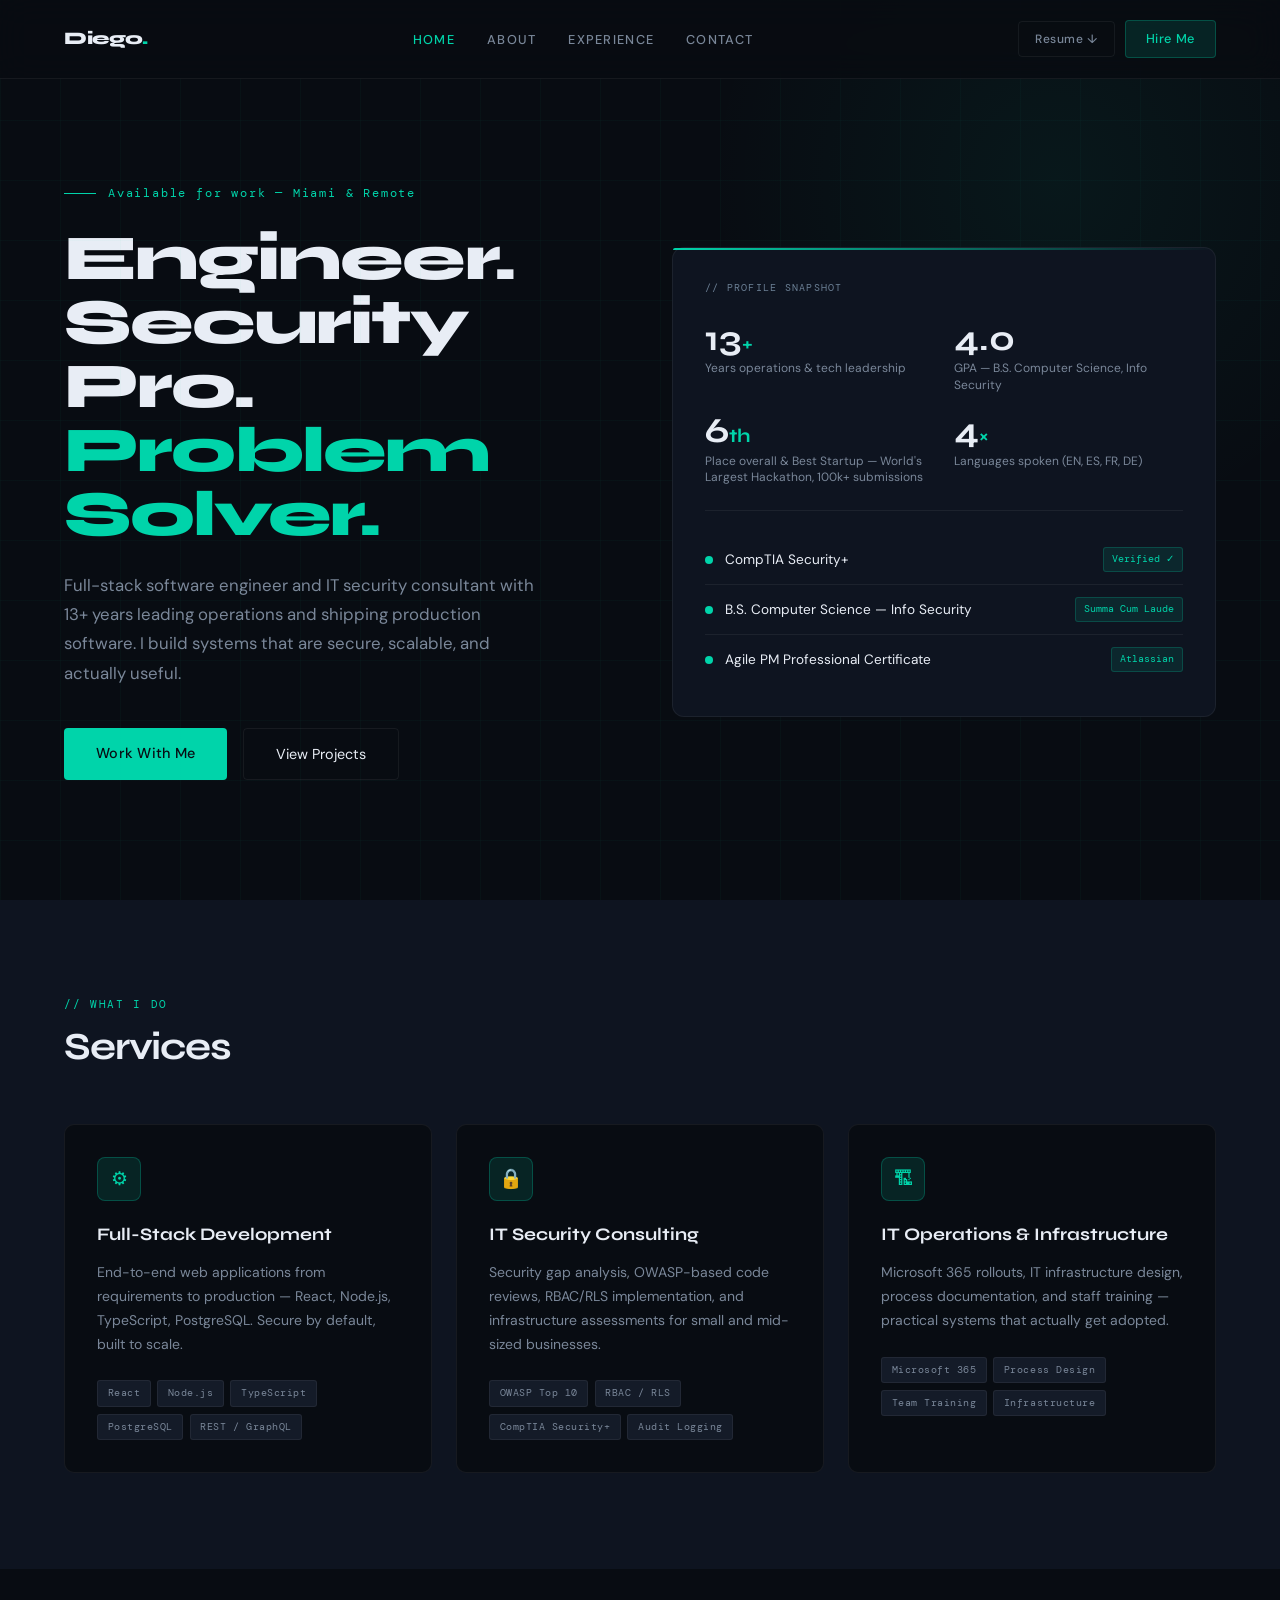
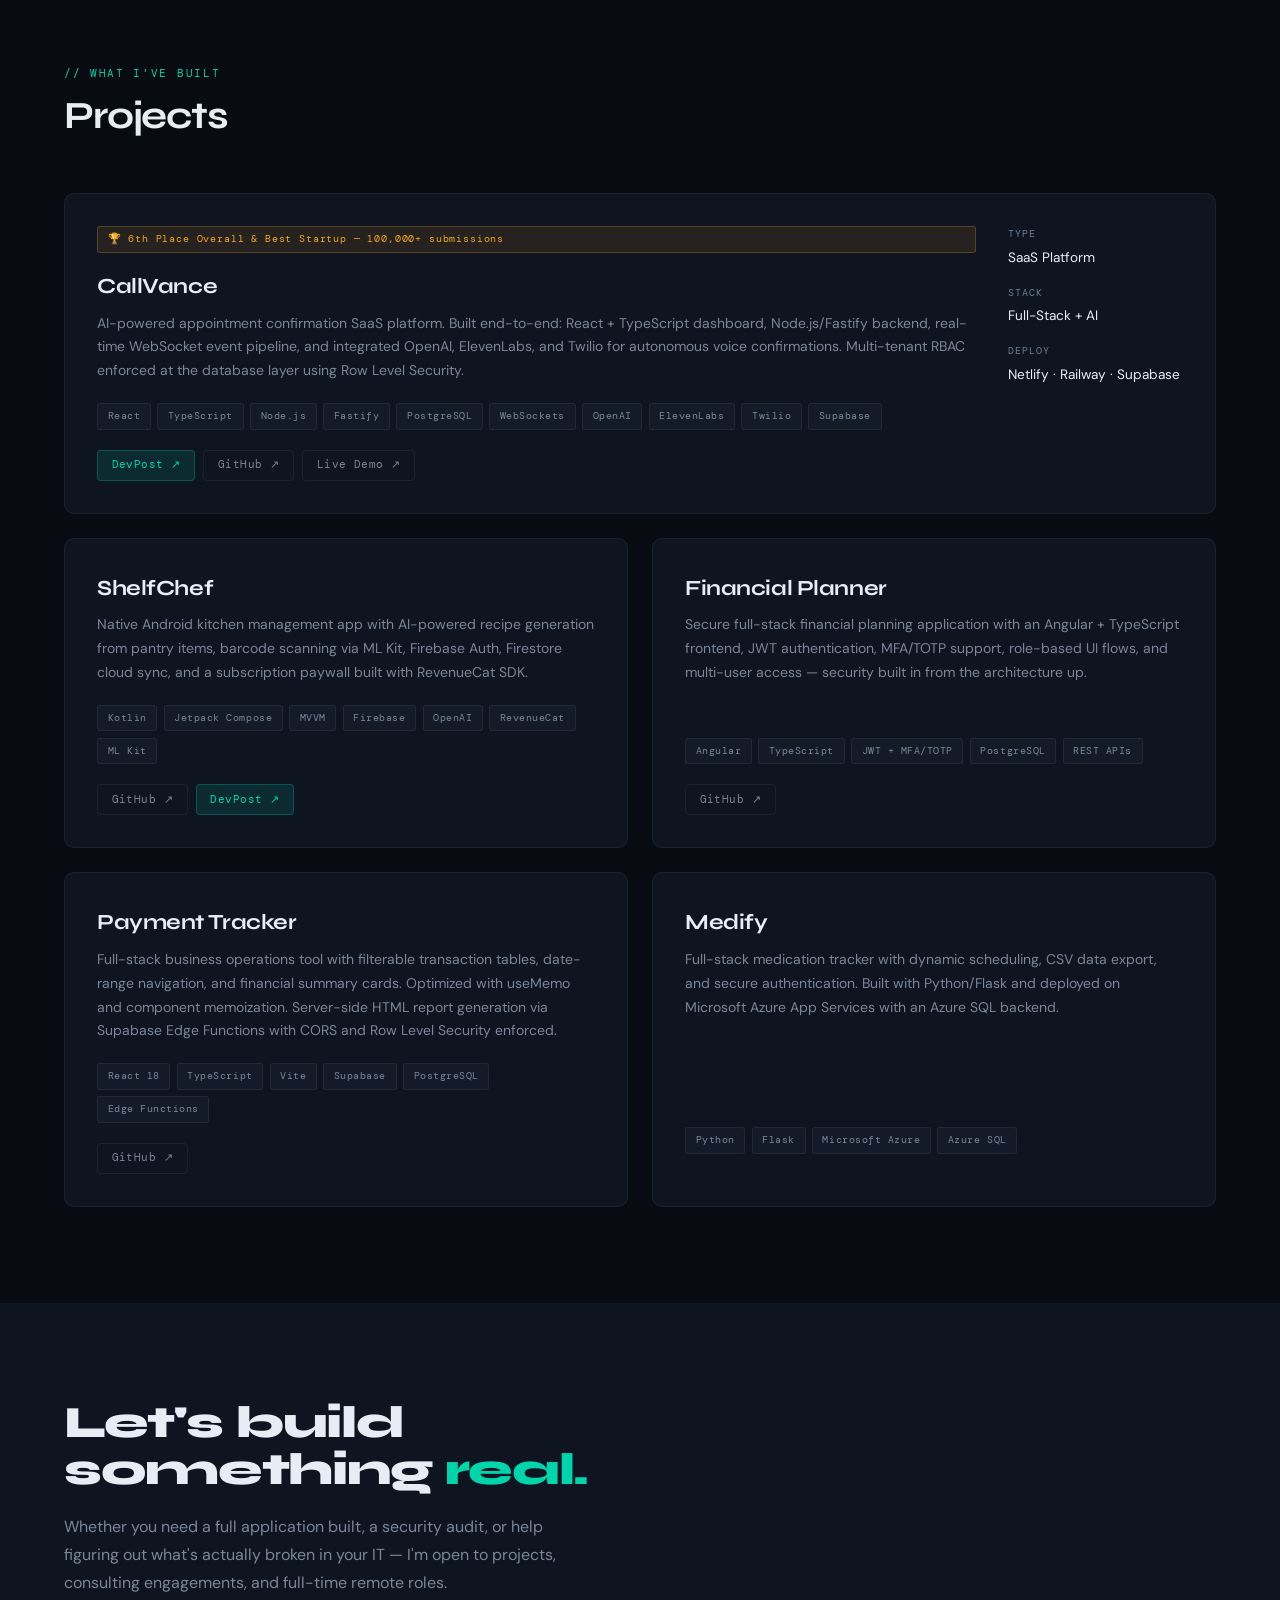
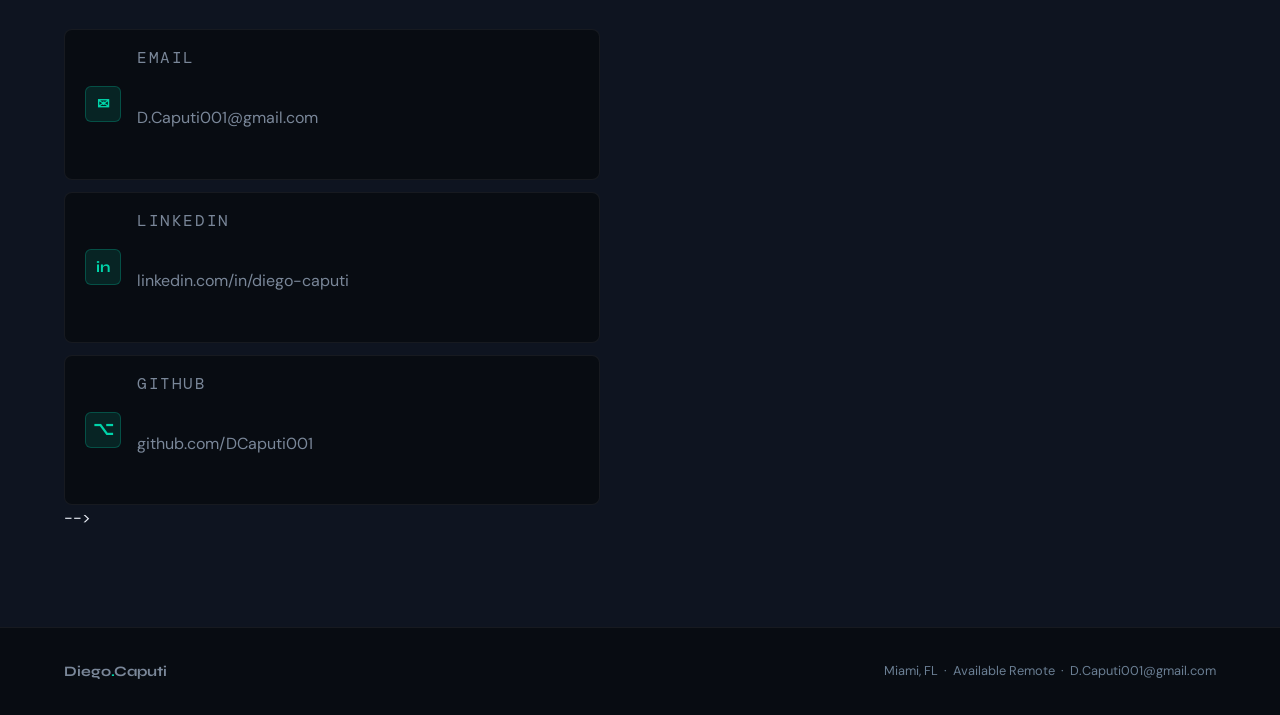
<file: index.html>
<!--
  index.html — Diego Caputi Personal Portfolio

  Single-page site showcasing engineering projects and professional background.
  Audience: technical hiring managers, recruiters, developer community.

  Page flow (top → bottom):
    Hero → Projects → Contact → Footer
    (About → about.html | Resume/Experience → resume.html)

  Theme: Full dark teal throughout.
  See styles.css for design tokens and component documentation.

  Dependencies (CDN only — no build step required):
    - Google Fonts: Syne, DM Mono, DM Sans
    - Formspree: delivers contact form submissions to email (free tier)

  Before going live:
    1. resume.pdf      → drop into this folder to enable the Resume ↓ button
    2. YOUR_FORM_ID    → sign up at https://formspree.io, paste endpoint into <form action>
    3. href="#" on project link buttons → replace with real GitHub, DevPost, and live demo URLs

  Deployment: GitHub Pages — push folder contents to DCaputi001.github.io or a /portfolio repo.
  Author: Diego Caputi
-->
<!DOCTYPE html>
<html lang="en">
<head>
<meta charset="UTF-8" />
<meta name="viewport" content="width=device-width, initial-scale=1.0" />
<title>Diego Caputi — Software Engineer &amp; Security Pro</title>

<!-- Preconnect cuts DNS + TLS latency for Google Fonts before the stylesheet request fires -->
<link rel="preconnect" href="https://fonts.googleapis.com" />
<link href="https://fonts.googleapis.com/css2?family=Syne:wght@400;600;700;800&family=DM+Mono:ital,wght@0,300;0,400;1,300&family=DM+Sans:wght@300;400;500&display=swap" rel="stylesheet" />

<!-- Portfolio-specific dark teal design system -->
<link rel="stylesheet" href="styles.css" />

</head>
<body>
<!-- WCAG 2.4.1: Skip link lets keyboard users bypass the fixed nav and jump to main content -->
<a href="#home" class="skip-link">Skip to main content</a>

<!-- ─────────────────────────────────────────────────────────────
     NAV
     Fixed header with smooth-scroll anchor links. Resume ↓ uses
     the HTML download attribute to trigger a file download.
───────────────────────────────────────────────────────────── -->
<nav id="main-nav">
  <a href="index.html" class="nav-logo">Diego<span>.</span></a>

  <!-- On mobile this list is hidden until the hamburger button adds class "open" -->
  <ul class="nav-links" id="nav-links">
    <li><a href="index.html" class="nav-active">Home</a></li>
    <li><a href="about.html">About</a></li>
    <li><a href="resume.html">Experience</a></li>
    <li><a href="#contact">Contact</a></li>
  </ul>

  <div class="nav-right">
    <!-- TODO: Drop resume.pdf into this folder to enable the download button -->
    <a href="DC_CV.pdf" download class="nav-resume">Resume ↓</a>
    <a href="#contact" class="nav-cta">Hire Me</a>

    <!-- Three <span> bars animate into an X via CSS when class "open" is added by JS -->
    <!-- WCAG 4.1.2: aria-expanded tells screen readers whether the menu is open or closed -->
    <button class="nav-mobile-btn" id="nav-toggle" aria-label="Toggle menu" aria-expanded="false" aria-controls="nav-links">
      <span></span>
      <span></span>
      <span></span>
    </button>
  </div>
</nav>

<!-- ─────────────────────────────────────────────────────────────
     HERO
     Left: headline and CTAs. Right: stats panel with key numbers
     and credentials. hero-grid-bg is purely decorative.
───────────────────────────────────────────────────────────── -->
<section class="hero" id="home">
  <!-- Decorative 60×60px teal grid overlay at 3% opacity -->
  <div class="hero-grid-bg"></div>

  <div class="hero-left">
    <div class="hero-eyebrow">Available for work — Miami &amp; Remote</div>
    <h1>
      Engineer.<br/>
      Security Pro.<br/>
      <em>Problem Solver.</em>
    </h1>
    <p class="hero-sub">
      Full-stack software engineer and IT security consultant with 13+ years leading operations and shipping production software. I build systems that are secure, scalable, and actually useful.
    </p>
    <div class="hero-actions">
      <a href="#contact" class="btn-primary">Work With Me</a>
      <a href="#projects" class="btn-ghost">View Projects</a>
    </div>
  </div>

  <!-- Stats panel — fade-up triggers the scroll-in animation on load -->
  <div class="hero-panel fade-up">
    <p class="panel-label">// Profile snapshot</p>
    <div class="stat-grid">
      <div class="stat-item">
        <div class="stat-num">13<span>+</span></div>
        <div class="stat-label">Years operations &amp; tech leadership</div>
      </div>
      <div class="stat-item">
        <div class="stat-num">4.0</div>
        <div class="stat-label">GPA — B.S. Computer Science, Info Security</div>
      </div>
      <div class="stat-item">
        <div class="stat-num">6<span>th</span></div>
        <div class="stat-label">Place overall &amp; Best Startup — World's Largest Hackathon, 100k+ submissions</div>
      </div>
      <div class="stat-item">
        <div class="stat-num">4<span>×</span></div>
        <div class="stat-label">Languages spoken (EN, ES, FR, DE)</div>
      </div>
    </div>
    <hr class="panel-divider" />
    <!-- Credential rows -->
    <div class="cert-row">
      <div class="cert-dot"></div>
      <span class="cert-name">CompTIA Security+</span>
      <span class="cert-badge">Verified ✓</span>
    </div>
    <div class="cert-row">
      <div class="cert-dot"></div>
      <span class="cert-name">B.S. Computer Science — Info Security</span>
      <span class="cert-badge">Summa Cum Laude</span>
    </div>
    <div class="cert-row">
      <div class="cert-dot"></div>
      <span class="cert-name">Agile PM Professional Certificate</span>
      <span class="cert-badge">Atlassian</span>
    </div>
  </div>
</section>

<!-- ─────────────────────────────────────────────────────────────
     SERVICES
     Three service cards on the dark elevated surface.
───────────────────────────────────────────────────────────── -->
<section id="services" class="services-bg">
  <div class="section-header fade-up">
    <p class="section-tag">// What I do</p>
    <h2 class="section-title">Services</h2>
  </div>

  <div class="services-grid fade-up">

    <div class="service-card">
      <!-- WCAG 1.1.1: icon is decorative — parent card has a visible title, so hide from screen readers -->
      <div class="service-icon" aria-hidden="true">⚙</div>
      <p class="service-title">Full-Stack Development</p>
      <p class="service-desc">End-to-end web applications from requirements to production — React, Node.js, TypeScript, PostgreSQL. Secure by default, built to scale.</p>
      <div class="service-tags">
        <span class="tag">React</span><span class="tag">Node.js</span><span class="tag">TypeScript</span>
        <span class="tag">PostgreSQL</span><span class="tag">REST / GraphQL</span>
      </div>
    </div>

    <div class="service-card">
      <div class="service-icon" aria-hidden="true">🔒</div>
      <p class="service-title">IT Security Consulting</p>
      <p class="service-desc">Security gap analysis, OWASP-based code reviews, RBAC/RLS implementation, and infrastructure assessments for small and mid-sized businesses.</p>
      <div class="service-tags">
        <span class="tag">OWASP Top 10</span><span class="tag">RBAC / RLS</span>
        <span class="tag">CompTIA Security+</span><span class="tag">Audit Logging</span>
      </div>
    </div>

    <div class="service-card">
      <div class="service-icon" aria-hidden="true">🏗</div>
      <p class="service-title">IT Operations &amp; Infrastructure</p>
      <p class="service-desc">Microsoft 365 rollouts, IT infrastructure design, process documentation, and staff training — practical systems that actually get adopted.</p>
      <div class="service-tags">
        <span class="tag">Microsoft 365</span><span class="tag">Process Design</span>
        <span class="tag">Team Training</span><span class="tag">Infrastructure</span>
      </div>
    </div>

  </div>
</section>

<!-- ─────────────────────────────────────────────────────────────
     PROJECTS
     CallVance is the featured (full-width) card with the hackathon
     award badge and a metadata sidebar. The remaining four projects
     fill a 2-column grid below it.

     TODO: Replace all href="#" on project link buttons with real URLs:
       - DevPost entry URL (CallVance)
       - GitHub repository URLs (all projects)
       - Live demo URL (CallVance, if available)
───────────────────────────────────────────────────────────── -->
<section id="projects">
  <div class="section-header fade-up">
    <p class="section-tag">// What I've built</p>
    <h2 class="section-title">Projects</h2>
  </div>

  <div class="projects-grid">

    <!-- ── CallVance — FEATURED (spans full width) ── -->
    <div class="project-card featured fade-up">
      <div class="project-body">
        <div class="project-award">🏆 6th Place Overall &amp; Best Startup — 100,000+ submissions</div>
        <h3 class="project-title">CallVance</h3>
        <p class="project-desc">AI-powered appointment confirmation SaaS platform. Built end-to-end: React + TypeScript dashboard, Node.js/Fastify backend, real-time WebSocket event pipeline, and integrated OpenAI, ElevenLabs, and Twilio for autonomous voice confirmations. Multi-tenant RBAC enforced at the database layer using Row Level Security.</p>
        <div class="project-stack">
          <span class="tag">React</span><span class="tag">TypeScript</span><span class="tag">Node.js</span><span class="tag">Fastify</span>
          <span class="tag">PostgreSQL</span><span class="tag">WebSockets</span><span class="tag">OpenAI</span>
          <span class="tag">ElevenLabs</span><span class="tag">Twilio</span><span class="tag">Supabase</span>
        </div>
        <div class="project-links">
          <!-- TODO: Replace # with actual URLs before going live -->
          <!-- WCAG 2.4.6: aria-label disambiguates repeated link text across project cards -->
          <a href="https://devpost.com/software/callvance" class="project-link" target="_blank" rel="noopener" aria-label="CallVance on DevPost">DevPost ↗</a>
          <a href="#" class="project-link ghost" target="_blank" rel="noopener" aria-label="CallVance GitHub repository">GitHub ↗</a>
          <a href="https://callvance.net/" class="project-link ghost" target="_blank" rel="noopener" aria-label="CallVance live demo">Live Demo ↗</a>
        </div>
      </div>
      <!-- Metadata sidebar: only visible on the featured card layout -->
      <div class="project-meta">
        <div>
          <p class="meta-label">Type</p>
          <p class="meta-value">SaaS Platform</p>
        </div>
        <div>
          <p class="meta-label">Stack</p>
          <p class="meta-value">Full-Stack + AI</p>
        </div>
        <div>
          <p class="meta-label">Deploy</p>
          <p class="meta-value">Netlify · Railway · Supabase</p>
        </div>
      </div>
    </div>

    <!-- ── ShelfChef ── -->
    <div class="project-card fade-up">
      <h3 class="project-title">ShelfChef</h3>
      <p class="project-desc">Native Android kitchen management app with AI-powered recipe generation from pantry items, barcode scanning via ML Kit, Firebase Auth, Firestore cloud sync, and a subscription paywall built with RevenueCat SDK.</p>
      <div class="project-stack">
        <span class="tag">Kotlin</span><span class="tag">Jetpack Compose</span><span class="tag">MVVM</span>
        <span class="tag">Firebase</span><span class="tag">OpenAI</span><span class="tag">RevenueCat</span><span class="tag">ML Kit</span>
      </div>
      <div class="project-links">
        <!-- TODO: Replace # with GitHub URL -->
        <a href="https://dcaputi001.github.io/shelfchef_docs/index.html" class="project-link ghost" target="_blank" rel="noopener" aria-label="ShelfChef documentation and GitHub">GitHub ↗</a>
        <a href="https://devpost.com/software/shelfchef" class="project-link" target="_blank" rel="noopener" aria-label="ShelfChef on DevPost">DevPost ↗</a>
      </div>
    </div>

    <!-- ── Financial Planner ── -->
    <div class="project-card fade-up">
      <h3 class="project-title">Financial Planner</h3>
      <p class="project-desc">Secure full-stack financial planning application with an Angular + TypeScript frontend, JWT authentication, MFA/TOTP support, role-based UI flows, and multi-user access — security built in from the architecture up.</p>
      <div class="project-stack">
        <span class="tag">Angular</span><span class="tag">TypeScript</span>
        <span class="tag">JWT + MFA/TOTP</span><span class="tag">PostgreSQL</span><span class="tag">REST APIs</span>
      </div>
      <div class="project-links">
        <!-- TODO: Replace # with GitHub URL -->
        <a href="https://dcaputi001.github.io/index.html" class="project-link ghost" target="_blank" rel="noopener" aria-label="Financial Planner GitHub">GitHub ↗</a>
      </div>
    </div>

    <!-- ── Payment Tracker ── -->
    <div class="project-card fade-up">
      <h3 class="project-title">Payment Tracker</h3>
      <p class="project-desc">Full-stack business operations tool with filterable transaction tables, date-range navigation, and financial summary cards. Optimized with useMemo and component memoization. Server-side HTML report generation via Supabase Edge Functions with CORS and Row Level Security enforced.</p>
      <div class="project-stack">
        <span class="tag">React 18</span><span class="tag">TypeScript</span><span class="tag">Vite</span>
        <span class="tag">Supabase</span><span class="tag">PostgreSQL</span><span class="tag">Edge Functions</span>
      </div>
      <div class="project-links">
        <!-- TODO: Replace # with GitHub URL -->
        <a href="https://github.com/DCaputi001/Payment_Tracker" class="project-link ghost" target="_blank" rel="noopener" aria-label="Payment Tracker GitHub repository">GitHub ↗</a>
      </div>
    </div>

    <!-- ── Medify ── -->
    <div class="project-card fade-up">
      <h3 class="project-title">Medify</h3>
      <p class="project-desc">Full-stack medication tracker with dynamic scheduling, CSV data export, and secure authentication. Built with Python/Flask and deployed on Microsoft Azure App Services with an Azure SQL backend.</p>
      <div class="project-stack">
        <span class="tag">Python</span><span class="tag">Flask</span>
        <span class="tag">Microsoft Azure</span><span class="tag">Azure SQL</span>
      </div>
      <div class="project-links">
        <!-- TODO: Replace # with GitHub URL -->
        <!--<a href="#" class="project-link ghost" target="_blank" rel="noopener">GitHub ↗</a>-->
      </div>
    </div>

  </div>
</section>

<!-- ─────────────────────────────────────────────────────────────
     CONTACT
     Left column: intro copy + four clickable contact method rows.
     Right column: Formspree-powered contact form.

     FORM SETUP (Formspree — free tier, no backend required):
       1. Sign up at https://formspree.io
       2. Create a new form and copy the endpoint (looks like: xpwzabcd)
       3. Replace YOUR_FORM_ID in the <form action> below
───────────────────────────────────────────────────────────── -->
<section class="contact-bg" id="contact">
  <div class="contact-grid">

    <div class="contact-intro fade-up">
      <h2>Let's build something <em>real.</em></h2>
      <p>Whether you need a full application built, a security audit, or help figuring out what's actually broken in your IT — I'm open to projects, consulting engagements, and full-time remote roles.</p>

      <!-- Each row is an <a> so the entire card is clickable -->
      <div class="contact-methods">
        <a href="mailto:D.Caputi001@gmail.com" class="contact-method">
          <!-- WCAG 1.1.1: icon is decorative — the link text includes label and value -->
          <div class="cm-icon" aria-hidden="true">✉</div>
          <div>
            <p class="cm-label">Email</p>
            <p class="cm-value">D.Caputi001@gmail.com</p>
          </div>
        </a>
        <a href="https://linkedin.com/in/diego-caputi" target="_blank" rel="noopener" class="contact-method">
          <div class="cm-icon" aria-hidden="true">in</div>
          <div>
            <p class="cm-label">LinkedIn</p>
            <p class="cm-value">linkedin.com/in/diego-caputi</p>
          </div>
        </a>
        <a href="https://github.com/DCaputi001" target="_blank" rel="noopener" class="contact-method">
          <div class="cm-icon" style="font-size:1.1rem;" aria-hidden="true">⌥</div>
          <div>
            <p class="cm-label">GitHub</p>
            <p class="cm-value">github.com/DCaputi001</p>
          </div>
        </a>
       <!-- <a href="tel:+17862003262" class="contact-method">
          <div class="cm-icon">☏</div>
          <div>
            <p class="cm-label">Phone</p>
            <p class="cm-value">(786) 200-3262</p>
          </div> -->
        </a>
      </div>
    </div>

    <!-- TODO: Replace YOUR_FORM_ID with the endpoint from your Formspree account -->
    <!--<form
      class="contact-form fade-up"
      id="contact-form"
      action="https://formspree.io/f/YOUR_FORM_ID"
      method="POST"
    >
      <div class="form-row">
        <div class="form-group">
          <label for="name">Name</label>
          <input type="text" id="name" name="name" placeholder="Jane Smith" required />
        </div>
        <div class="form-group">
          <label for="email">Email</label>
          <input type="email" id="email" name="email" placeholder="jane@company.com" required />
        </div>
      </div>
      <div class="form-group">
        <label for="service">I need help with</label>
        <select id="service" name="service">
          <option value="">Select a service...</option>
          <option>Full-Stack Web Development</option>
          <option>Mobile App Development</option>
          <option>IT Security Audit / Consulting</option>
          <option>IT Infrastructure / Operations</option>
          <option>Something else</option>
        </select>
      </div>
      <div class="form-group">
        <label for="message">Tell me about your project</label>
        <textarea id="message" name="message" placeholder="What are you building? What's broken? What does success look like?"></textarea>
      </div>

      <button type="submit" class="form-submit" id="form-btn">Send Message →</button>

      <!-- WCAG 4.1.3: aria-live announces these messages to screen readers when they appear -->
      <p id="form-success" aria-live="polite" aria-atomic="true" style="display:none; color:var(--teal); font-size:0.85rem; font-family:var(--font-mono); margin-top:0.5rem;">// Message sent. I'll be in touch soon.</p>
      <p id="form-error"   aria-live="polite" aria-atomic="true" style="display:none; color:var(--red);  font-size:0.85rem; font-family:var(--font-mono); margin-top:0.5rem;">// Something went wrong. Email me directly at D.Caputi001@gmail.com.</p>
    </form>

  </div> -->
</section>

<!-- ── FOOTER ── -->
<footer>
  <p class="footer-name">Diego<span>.</span>Caputi</p>
  <p>Miami, FL &nbsp;·&nbsp; Available Remote &nbsp;·&nbsp; D.Caputi001@gmail.com</p>
</footer>

<!-- Interactivity: scroll animations, mobile nav, contact form -->
<script src="script.js"></script>

</body>
</html>
</file>
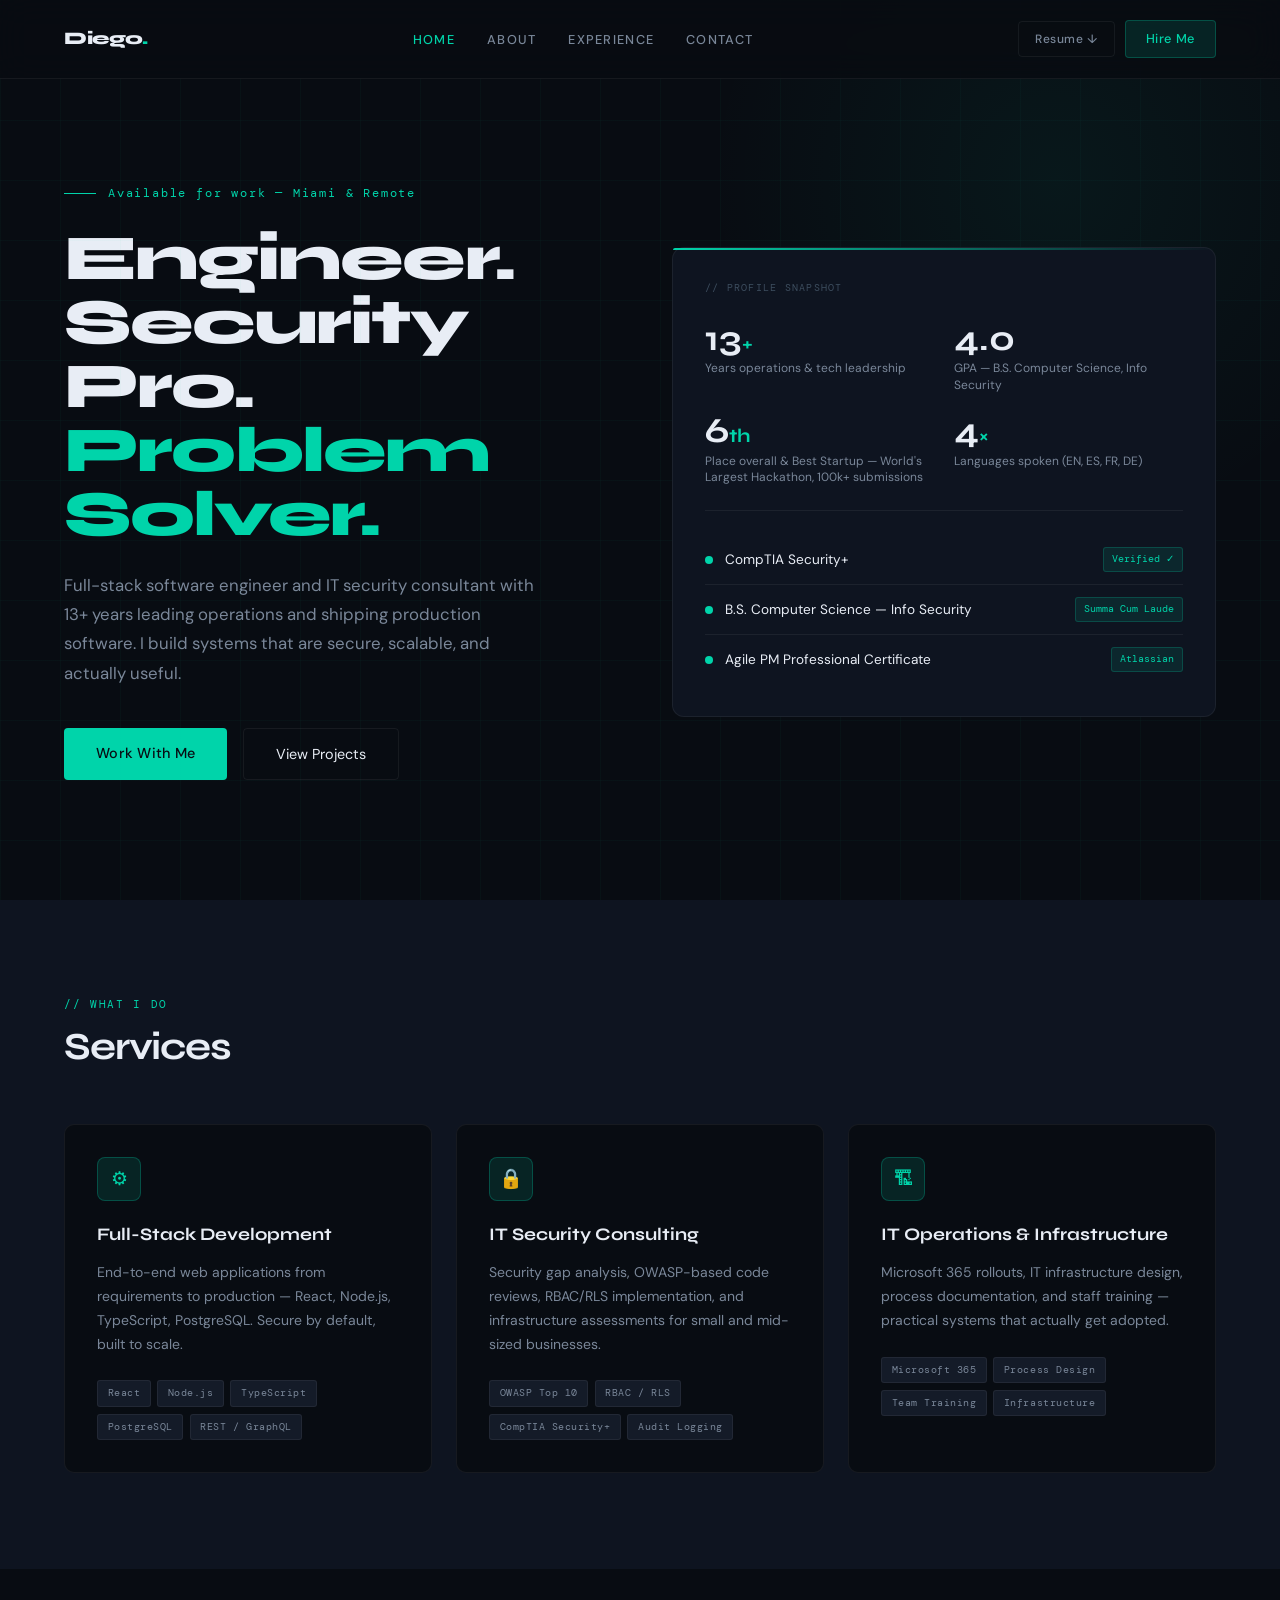
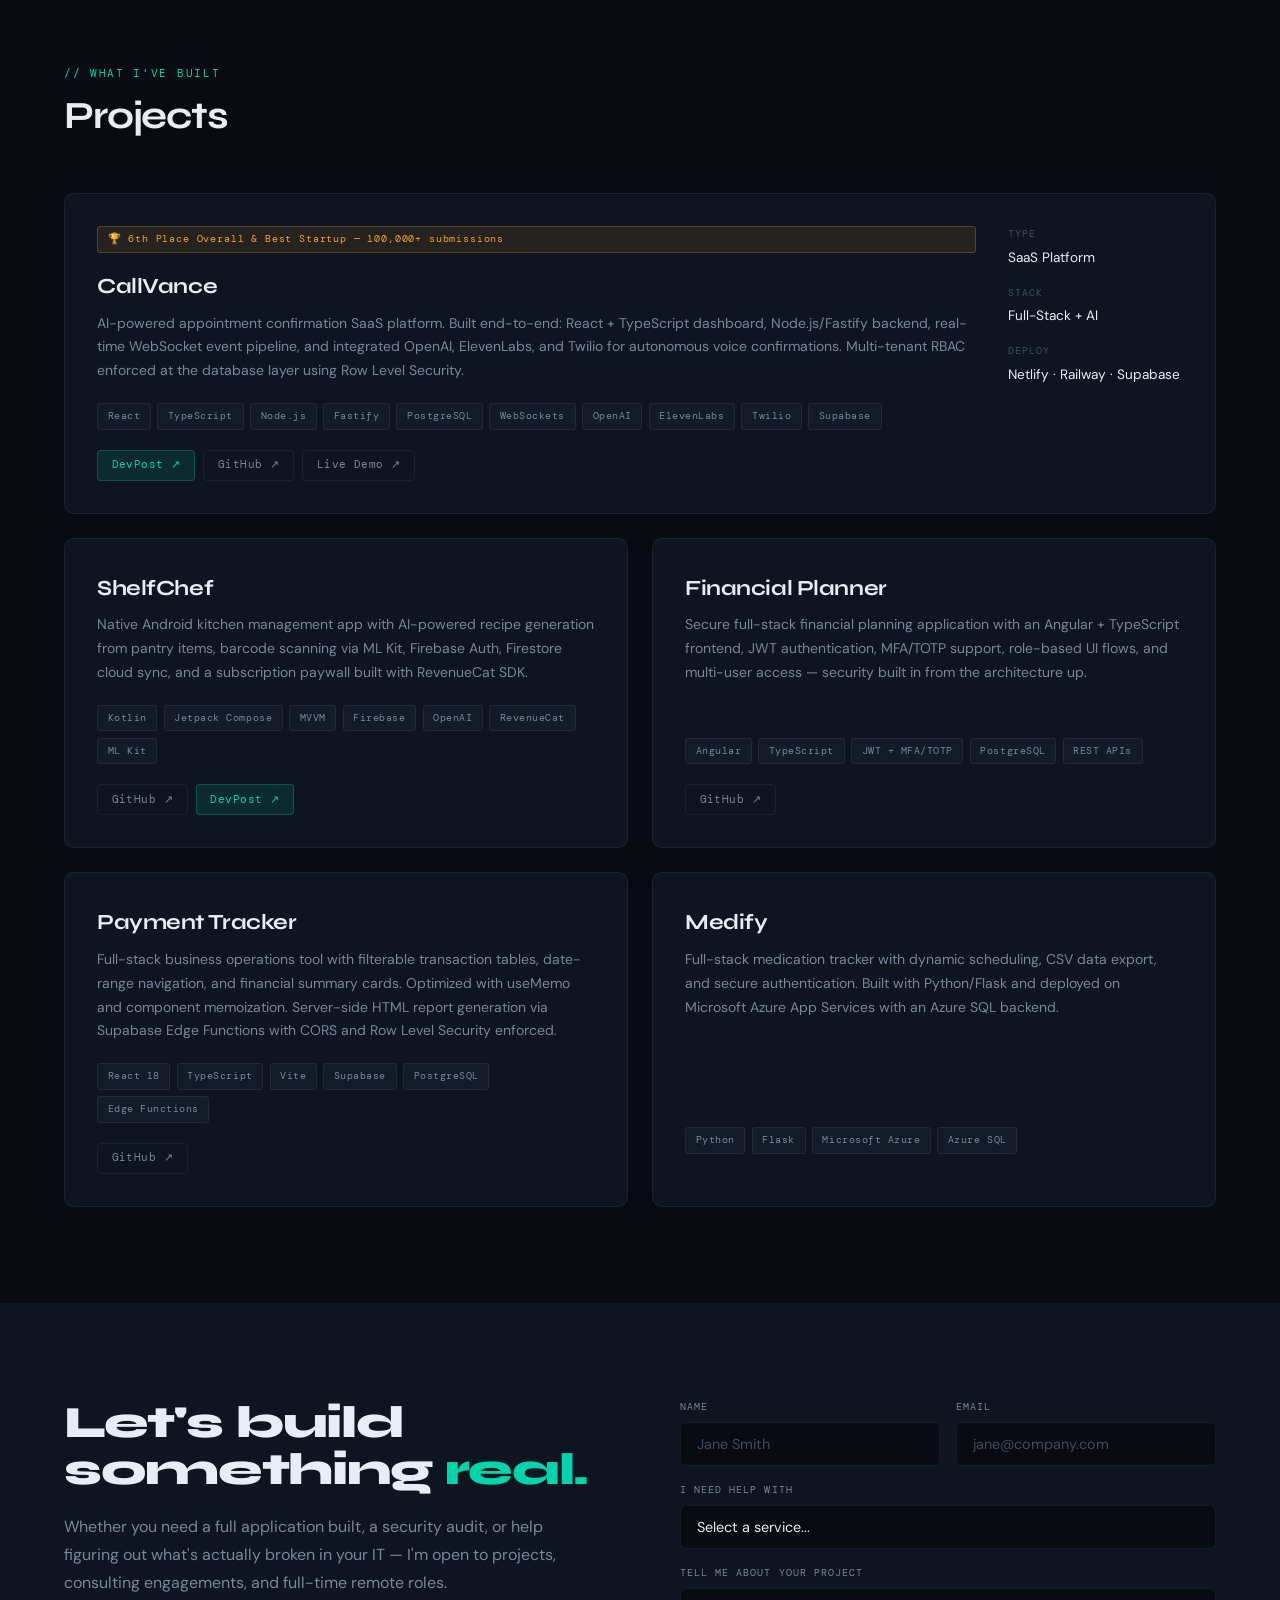
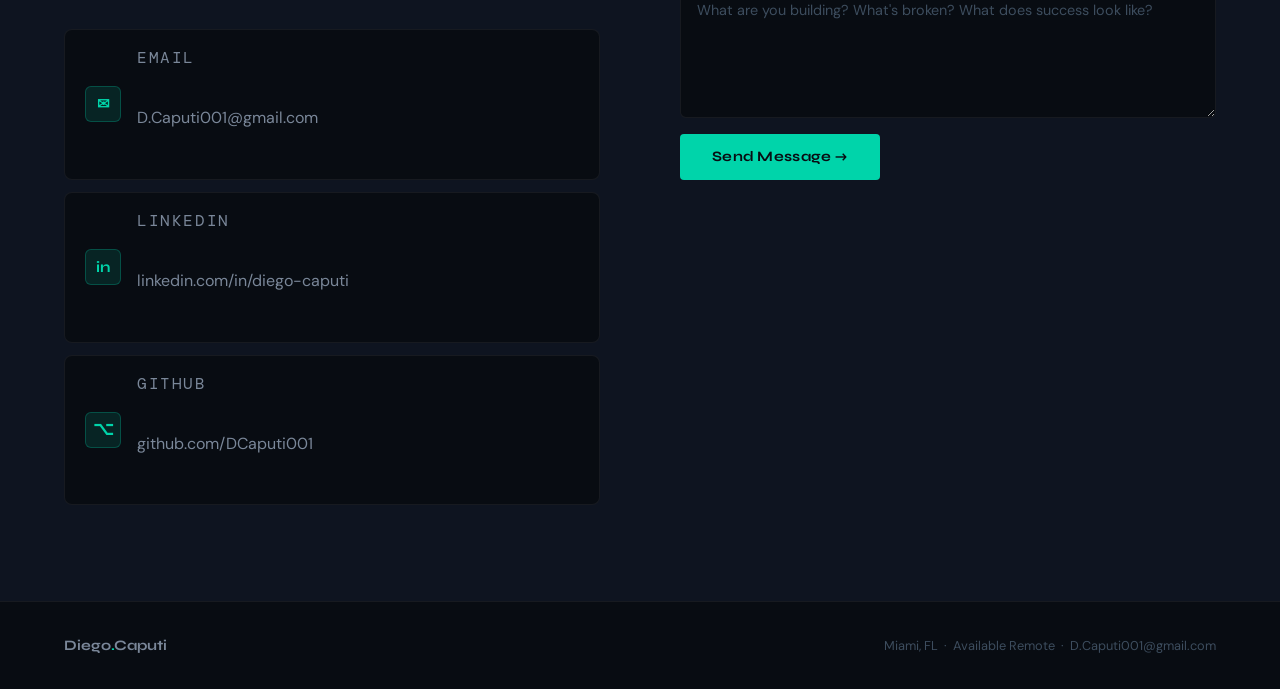
<file: portfolio/index.html>
<!--
  index.html — Diego Caputi Personal Portfolio

  Single-page site showcasing engineering projects and professional background.
  Audience: technical hiring managers, recruiters, developer community.

  Page flow (top → bottom):
    Hero → Projects → Contact → Footer
    (About → about.html | Resume/Experience → resume.html)

  Theme: Full dark teal throughout.
  See styles.css for design tokens and component documentation.

  Dependencies (CDN only — no build step required):
    - Google Fonts: Syne, DM Mono, DM Sans
    - Formspree: delivers contact form submissions to email (free tier)

  Before going live:
    1. resume.pdf      → drop into this folder to enable the Resume ↓ button
    2. YOUR_FORM_ID    → sign up at https://formspree.io, paste endpoint into <form action>
    3. href="#" on project link buttons → replace with real GitHub, DevPost, and live demo URLs

  Deployment: GitHub Pages — push folder contents to DCaputi001.github.io or a /portfolio repo.
  Author: Diego Caputi
-->
<!DOCTYPE html>
<html lang="en">
<head>
<meta charset="UTF-8" />
<meta name="viewport" content="width=device-width, initial-scale=1.0" />
<title>Diego Caputi — Software Engineer &amp; Security Pro</title>

<!-- Preconnect cuts DNS + TLS latency for Google Fonts before the stylesheet request fires -->
<link rel="preconnect" href="https://fonts.googleapis.com" />
<link href="https://fonts.googleapis.com/css2?family=Syne:wght@400;600;700;800&family=DM+Mono:ital,wght@0,300;0,400;1,300&family=DM+Sans:wght@300;400;500&display=swap" rel="stylesheet" />

<!-- Portfolio-specific dark teal design system -->
<link rel="stylesheet" href="styles.css" />

</head>
<body>

<!-- ─────────────────────────────────────────────────────────────
     NAV
     Fixed header with smooth-scroll anchor links. Resume ↓ uses
     the HTML download attribute to trigger a file download.
───────────────────────────────────────────────────────────── -->
<nav id="main-nav">
  <a href="index.html" class="nav-logo">Diego<span>.</span></a>

  <!-- On mobile this list is hidden until the hamburger button adds class "open" -->
  <ul class="nav-links" id="nav-links">
    <li><a href="index.html" class="nav-active">Home</a></li>
    <li><a href="about.html">About</a></li>
    <li><a href="resume.html">Experience</a></li>
    <li><a href="#contact">Contact</a></li>
  </ul>

  <div class="nav-right">
    <!-- TODO: Drop resume.pdf into this folder to enable the download button -->
    <a href="DC_CV.pdf" download class="nav-resume">Resume ↓</a>
    <a href="#contact" class="nav-cta">Hire Me</a>

    <!-- Three <span> bars animate into an X via CSS when class "open" is added by JS -->
    <button class="nav-mobile-btn" id="nav-toggle" aria-label="Toggle menu">
      <span></span>
      <span></span>
      <span></span>
    </button>
  </div>
</nav>

<!-- ─────────────────────────────────────────────────────────────
     HERO
     Left: headline and CTAs. Right: stats panel with key numbers
     and credentials. hero-grid-bg is purely decorative.
───────────────────────────────────────────────────────────── -->
<section class="hero" id="home">
  <!-- Decorative 60×60px teal grid overlay at 3% opacity -->
  <div class="hero-grid-bg"></div>

  <div class="hero-left">
    <div class="hero-eyebrow">Available for work — Miami &amp; Remote</div>
    <h1>
      Engineer.<br/>
      Security Pro.<br/>
      <em>Problem Solver.</em>
    </h1>
    <p class="hero-sub">
      Full-stack software engineer and IT security consultant with 13+ years leading operations and shipping production software. I build systems that are secure, scalable, and actually useful.
    </p>
    <div class="hero-actions">
      <a href="#contact" class="btn-primary">Work With Me</a>
      <a href="#projects" class="btn-ghost">View Projects</a>
    </div>
  </div>

  <!-- Stats panel — fade-up triggers the scroll-in animation on load -->
  <div class="hero-panel fade-up">
    <p class="panel-label">// Profile snapshot</p>
    <div class="stat-grid">
      <div class="stat-item">
        <div class="stat-num">13<span>+</span></div>
        <div class="stat-label">Years operations &amp; tech leadership</div>
      </div>
      <div class="stat-item">
        <div class="stat-num">4.0</div>
        <div class="stat-label">GPA — B.S. Computer Science, Info Security</div>
      </div>
      <div class="stat-item">
        <div class="stat-num">6<span>th</span></div>
        <div class="stat-label">Place overall &amp; Best Startup — World's Largest Hackathon, 100k+ submissions</div>
      </div>
      <div class="stat-item">
        <div class="stat-num">4<span>×</span></div>
        <div class="stat-label">Languages spoken (EN, ES, FR, DE)</div>
      </div>
    </div>
    <hr class="panel-divider" />
    <!-- Credential rows -->
    <div class="cert-row">
      <div class="cert-dot"></div>
      <span class="cert-name">CompTIA Security+</span>
      <span class="cert-badge">Verified ✓</span>
    </div>
    <div class="cert-row">
      <div class="cert-dot"></div>
      <span class="cert-name">B.S. Computer Science — Info Security</span>
      <span class="cert-badge">Summa Cum Laude</span>
    </div>
    <div class="cert-row">
      <div class="cert-dot"></div>
      <span class="cert-name">Agile PM Professional Certificate</span>
      <span class="cert-badge">Atlassian</span>
    </div>
  </div>
</section>

<!-- ─────────────────────────────────────────────────────────────
     SERVICES
     Three service cards on the dark elevated surface.
───────────────────────────────────────────────────────────── -->
<section id="services" class="services-bg">
  <div class="section-header fade-up">
    <p class="section-tag">// What I do</p>
    <h2 class="section-title">Services</h2>
  </div>

  <div class="services-grid fade-up">

    <div class="service-card">
      <div class="service-icon">⚙</div>
      <p class="service-title">Full-Stack Development</p>
      <p class="service-desc">End-to-end web applications from requirements to production — React, Node.js, TypeScript, PostgreSQL. Secure by default, built to scale.</p>
      <div class="service-tags">
        <span class="tag">React</span><span class="tag">Node.js</span><span class="tag">TypeScript</span>
        <span class="tag">PostgreSQL</span><span class="tag">REST / GraphQL</span>
      </div>
    </div>

    <div class="service-card">
      <div class="service-icon">🔒</div>
      <p class="service-title">IT Security Consulting</p>
      <p class="service-desc">Security gap analysis, OWASP-based code reviews, RBAC/RLS implementation, and infrastructure assessments for small and mid-sized businesses.</p>
      <div class="service-tags">
        <span class="tag">OWASP Top 10</span><span class="tag">RBAC / RLS</span>
        <span class="tag">CompTIA Security+</span><span class="tag">Audit Logging</span>
      </div>
    </div>

    <div class="service-card">
      <div class="service-icon">🏗</div>
      <p class="service-title">IT Operations &amp; Infrastructure</p>
      <p class="service-desc">Microsoft 365 rollouts, IT infrastructure design, process documentation, and staff training — practical systems that actually get adopted.</p>
      <div class="service-tags">
        <span class="tag">Microsoft 365</span><span class="tag">Process Design</span>
        <span class="tag">Team Training</span><span class="tag">Infrastructure</span>
      </div>
    </div>

  </div>
</section>

<!-- ─────────────────────────────────────────────────────────────
     PROJECTS
     CallVance is the featured (full-width) card with the hackathon
     award badge and a metadata sidebar. The remaining four projects
     fill a 2-column grid below it.

     TODO: Replace all href="#" on project link buttons with real URLs:
       - DevPost entry URL (CallVance)
       - GitHub repository URLs (all projects)
       - Live demo URL (CallVance, if available)
───────────────────────────────────────────────────────────── -->
<section id="projects">
  <div class="section-header fade-up">
    <p class="section-tag">// What I've built</p>
    <h2 class="section-title">Projects</h2>
  </div>

  <div class="projects-grid">

    <!-- ── CallVance — FEATURED (spans full width) ── -->
    <div class="project-card featured fade-up">
      <div class="project-body">
        <div class="project-award">🏆 6th Place Overall &amp; Best Startup — 100,000+ submissions</div>
        <h3 class="project-title">CallVance</h3>
        <p class="project-desc">AI-powered appointment confirmation SaaS platform. Built end-to-end: React + TypeScript dashboard, Node.js/Fastify backend, real-time WebSocket event pipeline, and integrated OpenAI, ElevenLabs, and Twilio for autonomous voice confirmations. Multi-tenant RBAC enforced at the database layer using Row Level Security.</p>
        <div class="project-stack">
          <span class="tag">React</span><span class="tag">TypeScript</span><span class="tag">Node.js</span><span class="tag">Fastify</span>
          <span class="tag">PostgreSQL</span><span class="tag">WebSockets</span><span class="tag">OpenAI</span>
          <span class="tag">ElevenLabs</span><span class="tag">Twilio</span><span class="tag">Supabase</span>
        </div>
        <div class="project-links">
          <!-- TODO: Replace # with actual URLs before going live -->
          <a href="https://devpost.com/software/callvance" class="project-link" target="_blank" rel="noopener">DevPost ↗</a>
          <a href="#" class="project-link ghost" target="_blank" rel="noopener">GitHub ↗</a>
          <a href="https://callvance.net/" class="project-link ghost" target="_blank" rel="noopener">Live Demo ↗</a>
        </div>
      </div>
      <!-- Metadata sidebar: only visible on the featured card layout -->
      <div class="project-meta">
        <div>
          <p class="meta-label">Type</p>
          <p class="meta-value">SaaS Platform</p>
        </div>
        <div>
          <p class="meta-label">Stack</p>
          <p class="meta-value">Full-Stack + AI</p>
        </div>
        <div>
          <p class="meta-label">Deploy</p>
          <p class="meta-value">Netlify · Railway · Supabase</p>
        </div>
      </div>
    </div>

    <!-- ── ShelfChef ── -->
    <div class="project-card fade-up">
      <h3 class="project-title">ShelfChef</h3>
      <p class="project-desc">Native Android kitchen management app with AI-powered recipe generation from pantry items, barcode scanning via ML Kit, Firebase Auth, Firestore cloud sync, and a subscription paywall built with RevenueCat SDK.</p>
      <div class="project-stack">
        <span class="tag">Kotlin</span><span class="tag">Jetpack Compose</span><span class="tag">MVVM</span>
        <span class="tag">Firebase</span><span class="tag">OpenAI</span><span class="tag">RevenueCat</span><span class="tag">ML Kit</span>
      </div>
      <div class="project-links">
        <!-- TODO: Replace # with GitHub URL -->
        <a href="https://dcaputi001.github.io/shelfchef_docs/index.html" class="project-link ghost" target="_blank" rel="noopener">GitHub ↗</a>
        <a href="https://devpost.com/software/shelfchef" class="project-link" target="_blank" rel="noopener">DevPost ↗</a>
      </div>
    </div>

    <!-- ── Financial Planner ── -->
    <div class="project-card fade-up">
      <h3 class="project-title">Financial Planner</h3>
      <p class="project-desc">Secure full-stack financial planning application with an Angular + TypeScript frontend, JWT authentication, MFA/TOTP support, role-based UI flows, and multi-user access — security built in from the architecture up.</p>
      <div class="project-stack">
        <span class="tag">Angular</span><span class="tag">TypeScript</span>
        <span class="tag">JWT + MFA/TOTP</span><span class="tag">PostgreSQL</span><span class="tag">REST APIs</span>
      </div>
      <div class="project-links">
        <!-- TODO: Replace # with GitHub URL -->
        <a href="https://dcaputi001.github.io/index.html" class="project-link ghost" target="_blank" rel="noopener">GitHub ↗</a>
      </div>
    </div>

    <!-- ── Payment Tracker ── -->
    <div class="project-card fade-up">
      <h3 class="project-title">Payment Tracker</h3>
      <p class="project-desc">Full-stack business operations tool with filterable transaction tables, date-range navigation, and financial summary cards. Optimized with useMemo and component memoization. Server-side HTML report generation via Supabase Edge Functions with CORS and Row Level Security enforced.</p>
      <div class="project-stack">
        <span class="tag">React 18</span><span class="tag">TypeScript</span><span class="tag">Vite</span>
        <span class="tag">Supabase</span><span class="tag">PostgreSQL</span><span class="tag">Edge Functions</span>
      </div>
      <div class="project-links">
        <!-- TODO: Replace # with GitHub URL -->
        <a href="https://github.com/DCaputi001/Payment_Tracker" class="project-link ghost" target="_blank" rel="noopener">GitHub ↗</a>
      </div>
    </div>

    <!-- ── Medify ── -->
    <div class="project-card fade-up">
      <h3 class="project-title">Medify</h3>
      <p class="project-desc">Full-stack medication tracker with dynamic scheduling, CSV data export, and secure authentication. Built with Python/Flask and deployed on Microsoft Azure App Services with an Azure SQL backend.</p>
      <div class="project-stack">
        <span class="tag">Python</span><span class="tag">Flask</span>
        <span class="tag">Microsoft Azure</span><span class="tag">Azure SQL</span>
      </div>
      <div class="project-links">
        <!-- TODO: Replace # with GitHub URL -->
        <!--<a href="#" class="project-link ghost" target="_blank" rel="noopener">GitHub ↗</a>-->
      </div>
    </div>

  </div>
</section>

<!-- ─────────────────────────────────────────────────────────────
     CONTACT
     Left column: intro copy + four clickable contact method rows.
     Right column: Formspree-powered contact form.

     FORM SETUP (Formspree — free tier, no backend required):
       1. Sign up at https://formspree.io
       2. Create a new form and copy the endpoint (looks like: xpwzabcd)
       3. Replace YOUR_FORM_ID in the <form action> below
───────────────────────────────────────────────────────────── -->
<section class="contact-bg" id="contact">
  <div class="contact-grid">

    <div class="contact-intro fade-up">
      <h2>Let's build something <em>real.</em></h2>
      <p>Whether you need a full application built, a security audit, or help figuring out what's actually broken in your IT — I'm open to projects, consulting engagements, and full-time remote roles.</p>

      <!-- Each row is an <a> so the entire card is clickable -->
      <div class="contact-methods">
        <a href="mailto:D.Caputi001@gmail.com" class="contact-method">
          <div class="cm-icon">✉</div>
          <div>
            <p class="cm-label">Email</p>
            <p class="cm-value">D.Caputi001@gmail.com</p>
          </div>
        </a>
        <a href="https://linkedin.com/in/diego-caputi" target="_blank" rel="noopener" class="contact-method">
          <div class="cm-icon">in</div>
          <div>
            <p class="cm-label">LinkedIn</p>
            <p class="cm-value">linkedin.com/in/diego-caputi</p>
          </div>
        </a>
        <a href="https://github.com/DCaputi001" target="_blank" rel="noopener" class="contact-method">
          <div class="cm-icon" style="font-size:1.1rem;">⌥</div>
          <div>
            <p class="cm-label">GitHub</p>
            <p class="cm-value">github.com/DCaputi001</p>
          </div>
        </a>
       <!-- <a href="tel:+17862003262" class="contact-method">
          <div class="cm-icon">☏</div>
          <div>
            <p class="cm-label">Phone</p>
            <p class="cm-value">(786) 200-3262</p>
          </div> -->
        </a>
      </div>
    </div>

    <!-- TODO: Replace YOUR_FORM_ID with the endpoint from your Formspree account -->
    <form
      class="contact-form fade-up"
      id="contact-form"
      action="https://formspree.io/f/YOUR_FORM_ID"
      method="POST"
    >
      <div class="form-row">
        <div class="form-group">
          <label for="name">Name</label>
          <input type="text" id="name" name="name" placeholder="Jane Smith" required />
        </div>
        <div class="form-group">
          <label for="email">Email</label>
          <input type="email" id="email" name="email" placeholder="jane@company.com" required />
        </div>
      </div>
      <div class="form-group">
        <label for="service">I need help with</label>
        <select id="service" name="service">
          <option value="">Select a service...</option>
          <option>Full-Stack Web Development</option>
          <option>Mobile App Development</option>
          <option>IT Security Audit / Consulting</option>
          <option>IT Infrastructure / Operations</option>
          <option>Something else</option>
        </select>
      </div>
      <div class="form-group">
        <label for="message">Tell me about your project</label>
        <textarea id="message" name="message" placeholder="What are you building? What's broken? What does success look like?"></textarea>
      </div>

      <button type="submit" class="form-submit" id="form-btn">Send Message →</button>

      <p id="form-success" style="display:none; color:var(--teal); font-size:0.85rem; font-family:var(--font-mono); margin-top:0.5rem;">// Message sent. I'll be in touch soon.</p>
      <p id="form-error"   style="display:none; color:var(--red);  font-size:0.85rem; font-family:var(--font-mono); margin-top:0.5rem;">// Something went wrong. Email me directly at D.Caputi001@gmail.com.</p>
    </form>

  </div>
</section>

<!-- ── FOOTER ── -->
<footer>
  <p class="footer-name">Diego<span>.</span>Caputi</p>
  <p>Miami, FL &nbsp;·&nbsp; Available Remote &nbsp;·&nbsp; D.Caputi001@gmail.com</p>
</footer>

<!-- Interactivity: scroll animations, mobile nav, contact form -->
<script src="script.js"></script>

</body>
</html>
</file>
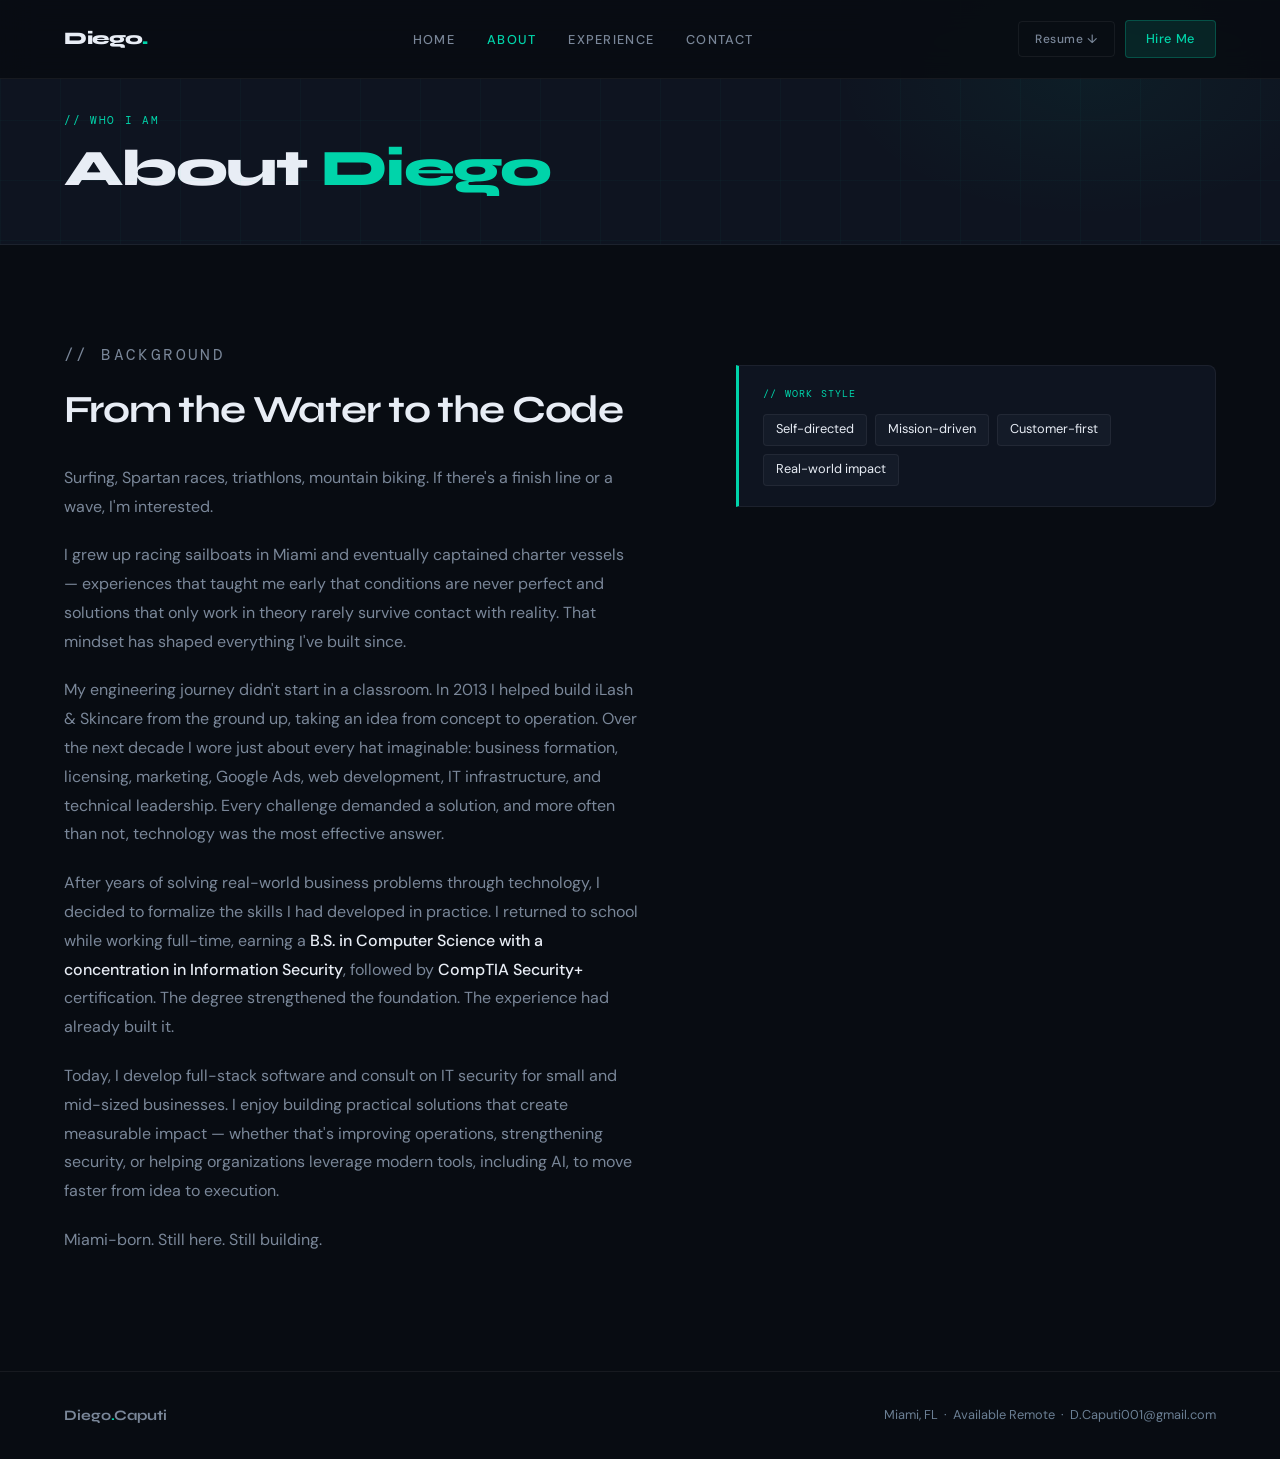
<file: about.html>
<!--
  about.html — Personal story and background page for Diego Caputi (Portfolio Site)

  Purpose:
    The human-side differentiator. Most dev portfolios skip this page entirely.
    Audience: potential clients and hiring managers who want to understand the
    person behind the work — background, values, and what drives the approach.

  Page flow (top → bottom):
    Nav → Page Hero → Bio & Story → Skills → Footer

  Dependencies (CDN only — no build step required):
    - Google Fonts: Syne (headings), DM Mono (code labels), DM Sans (body) — via styles.css
    - styles.css: portfolio-specific dark teal design system
    - script.js: scroll animations + mobile nav toggle

  Author: Diego Caputi
-->
<!DOCTYPE html>
<html lang="en">
<head>
<meta charset="UTF-8" />
<meta name="viewport" content="width=device-width, initial-scale=1.0" />
<title>Diego Caputi — About</title>

<!-- Preconnect cuts DNS + TLS latency for Google Fonts before the stylesheet request fires -->
<link rel="preconnect" href="https://fonts.googleapis.com" />
<link href="https://fonts.googleapis.com/css2?family=Syne:wght@400;600;700;800&family=DM+Mono:ital,wght@0,300;0,400;1,300&family=DM+Sans:wght@300;400;500&display=swap" rel="stylesheet" />

<!-- Portfolio-specific dark teal design system -->
<link rel="stylesheet" href="styles.css" />

</head>
<body>
<!-- WCAG 2.4.1: Skip link lets keyboard users bypass the fixed nav and jump to main content -->
<a href="#story" class="skip-link">Skip to main content</a>

<!-- ─────────────────────────────────────────────────────────────
     NAV
     Cross-page navigation. "About" link gets nav-active to
     indicate the current page. "Hire Me" links back to the
     contact form on the home page.
───────────────────────────────────────────────────────────── -->
<nav id="main-nav">
  <a href="index.html" class="nav-logo">Diego<span>.</span></a>

  <!-- On mobile this list is hidden until the hamburger button adds class "open" -->
  <ul class="nav-links" id="nav-links">
    <li><a href="index.html">Home</a></li>
    <li><a href="about.html" class="nav-active">About</a></li>
    <li><a href="resume.html">Experience</a></li>
    <li><a href="index.html#contact">Contact</a></li>
  </ul>

  <div class="nav-right">
    <!-- TODO: Drop resume.pdf into this folder to enable the download button -->
    <a href="DC_CV.pdf" download class="nav-resume">Resume ↓</a>
    <a href="index.html#contact" class="nav-cta">Hire Me</a>

    <!-- Three <span> bars animate into an X via CSS when class "open" is added by JS -->
    <!-- WCAG 4.1.2: aria-expanded tells screen readers whether the menu is open or closed -->
    <button class="nav-mobile-btn" id="nav-toggle" aria-label="Toggle menu" aria-expanded="false" aria-controls="nav-links">
      <span></span>
      <span></span>
      <span></span>
    </button>
  </div>
</nav>

<!-- ─────────────────────────────────────────────────────────────
     PAGE HERO
     Compact header mirroring the home hero atmosphere at reduced scale.
───────────────────────────────────────────────────────────── -->
<section class="page-hero">
  <!-- Decorative 60×60px teal grid overlay at 3% opacity — same as home hero -->
  <div class="hero-grid-bg"></div>
  <p class="section-tag">// Who I am</p>
  <h1 class="page-hero-title">About <em>Diego</em></h1>
</section>

<!-- ─────────────────────────────────────────────────────────────
     BIO & STORY
     Two-column layout (1.2fr text / 1fr sidebar) using .about-grid.
     Left: 6 bio paragraphs. Right: language proficiency + work philosophy.
───────────────────────────────────────────────────────────── -->
<section id="story">
  <div class="about-grid">

    <!-- Left column: personal story -->
    <div class="about-text fade-up">
      <div class="section-header" style="margin-bottom: 2rem;">
        <p class="section-tag">// Background</p>
        <h2 class="section-title">From the Water to the Code</h2>
      </div>

      <p>Surfing, Spartan races, triathlons, mountain biking. If there's a finish line or a wave, I'm interested.</p>

      <p>I grew up racing sailboats in Miami and eventually captained charter vessels — experiences that taught me early that conditions are never perfect and solutions that only work in theory rarely survive contact with reality. That mindset has shaped everything I've built since.</p>

      <p>My engineering journey didn't start in a classroom. In 2013 I helped build iLash &amp; Skincare from the ground up, taking an idea from concept to operation. Over the next decade I wore just about every hat imaginable: business formation, licensing, marketing, Google Ads, web development, IT infrastructure, and technical leadership. Every challenge demanded a solution, and more often than not, technology was the most effective answer.</p>

      <p>After years of solving real-world business problems through technology, I decided to formalize the skills I had developed in practice. I returned to school while working full-time, earning a <strong>B.S. in Computer Science with a concentration in Information Security</strong>, followed by <strong>CompTIA Security+</strong> certification. The degree strengthened the foundation. The experience had already built it.</p>

      <p>Today, I develop full-stack software and consult on IT security for small and mid-sized businesses. I enjoy building practical solutions that create measurable impact — whether that's improving operations, strengthening security, or helping organizations leverage modern tools, including AI, to move faster from idea to execution.</p>

      <p>Miami-born. Still here. Still building.</p>
    </div>

    <!-- Right column: languages + philosophy -->
    <div class="fade-up">

      <!-- Work philosophy callout box -->
      <div class="philosophy-box">
        <p class="philosophy-box-label">// Work style</p>
        <div class="philosophy-traits">
          <span class="skill-chip">Self-directed</span>
          <span class="skill-chip">Mission-driven</span>
          <span class="skill-chip">Customer-first</span>
          <span class="skill-chip">Real-world impact</span>
        </div>
      </div>

    </div>
  </div>
</section>

<!-- ── FOOTER ── -->
<footer>
  <p class="footer-name">Diego<span>.</span>Caputi</p>
  <p>Miami, FL &nbsp;·&nbsp; Available Remote &nbsp;·&nbsp; D.Caputi001@gmail.com</p>
</footer>

<!-- Shared interactivity: scroll animations + mobile nav toggle -->
<script src="script.js"></script>

</body>
</html>
</file>
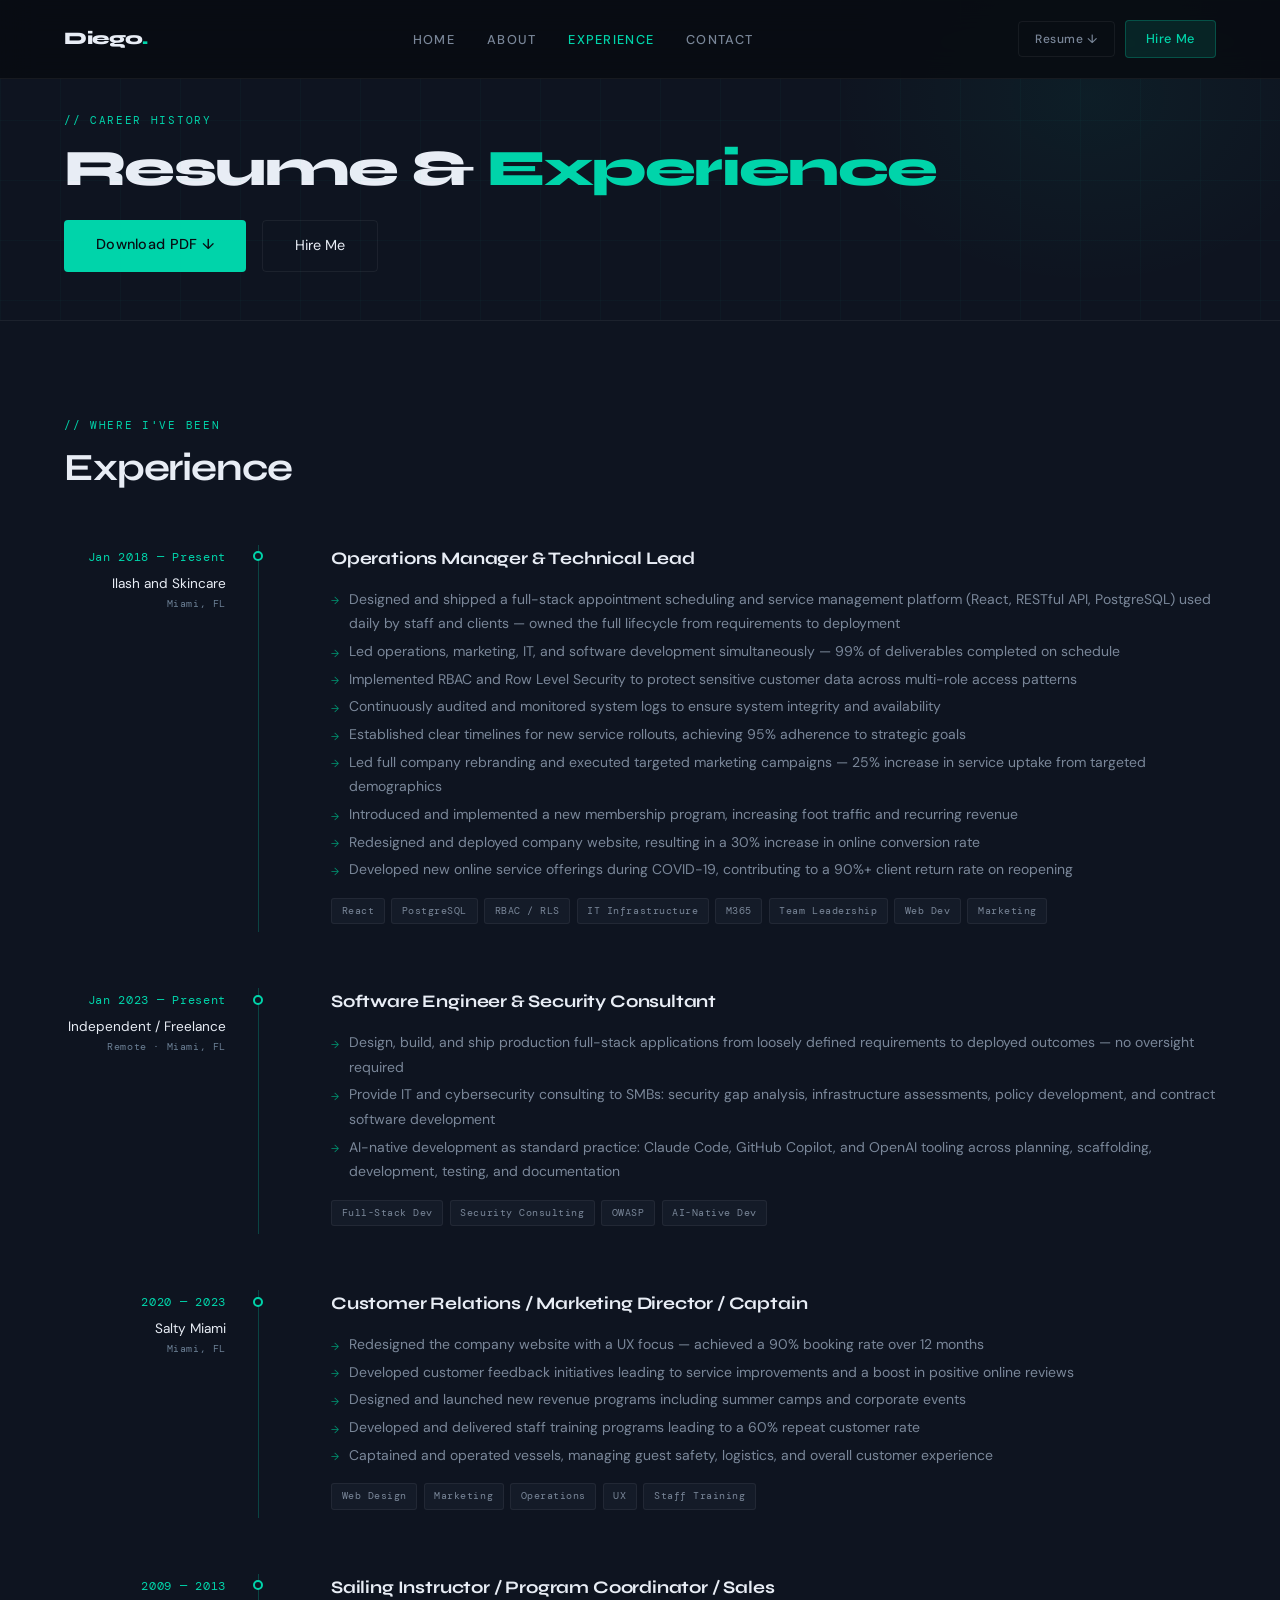
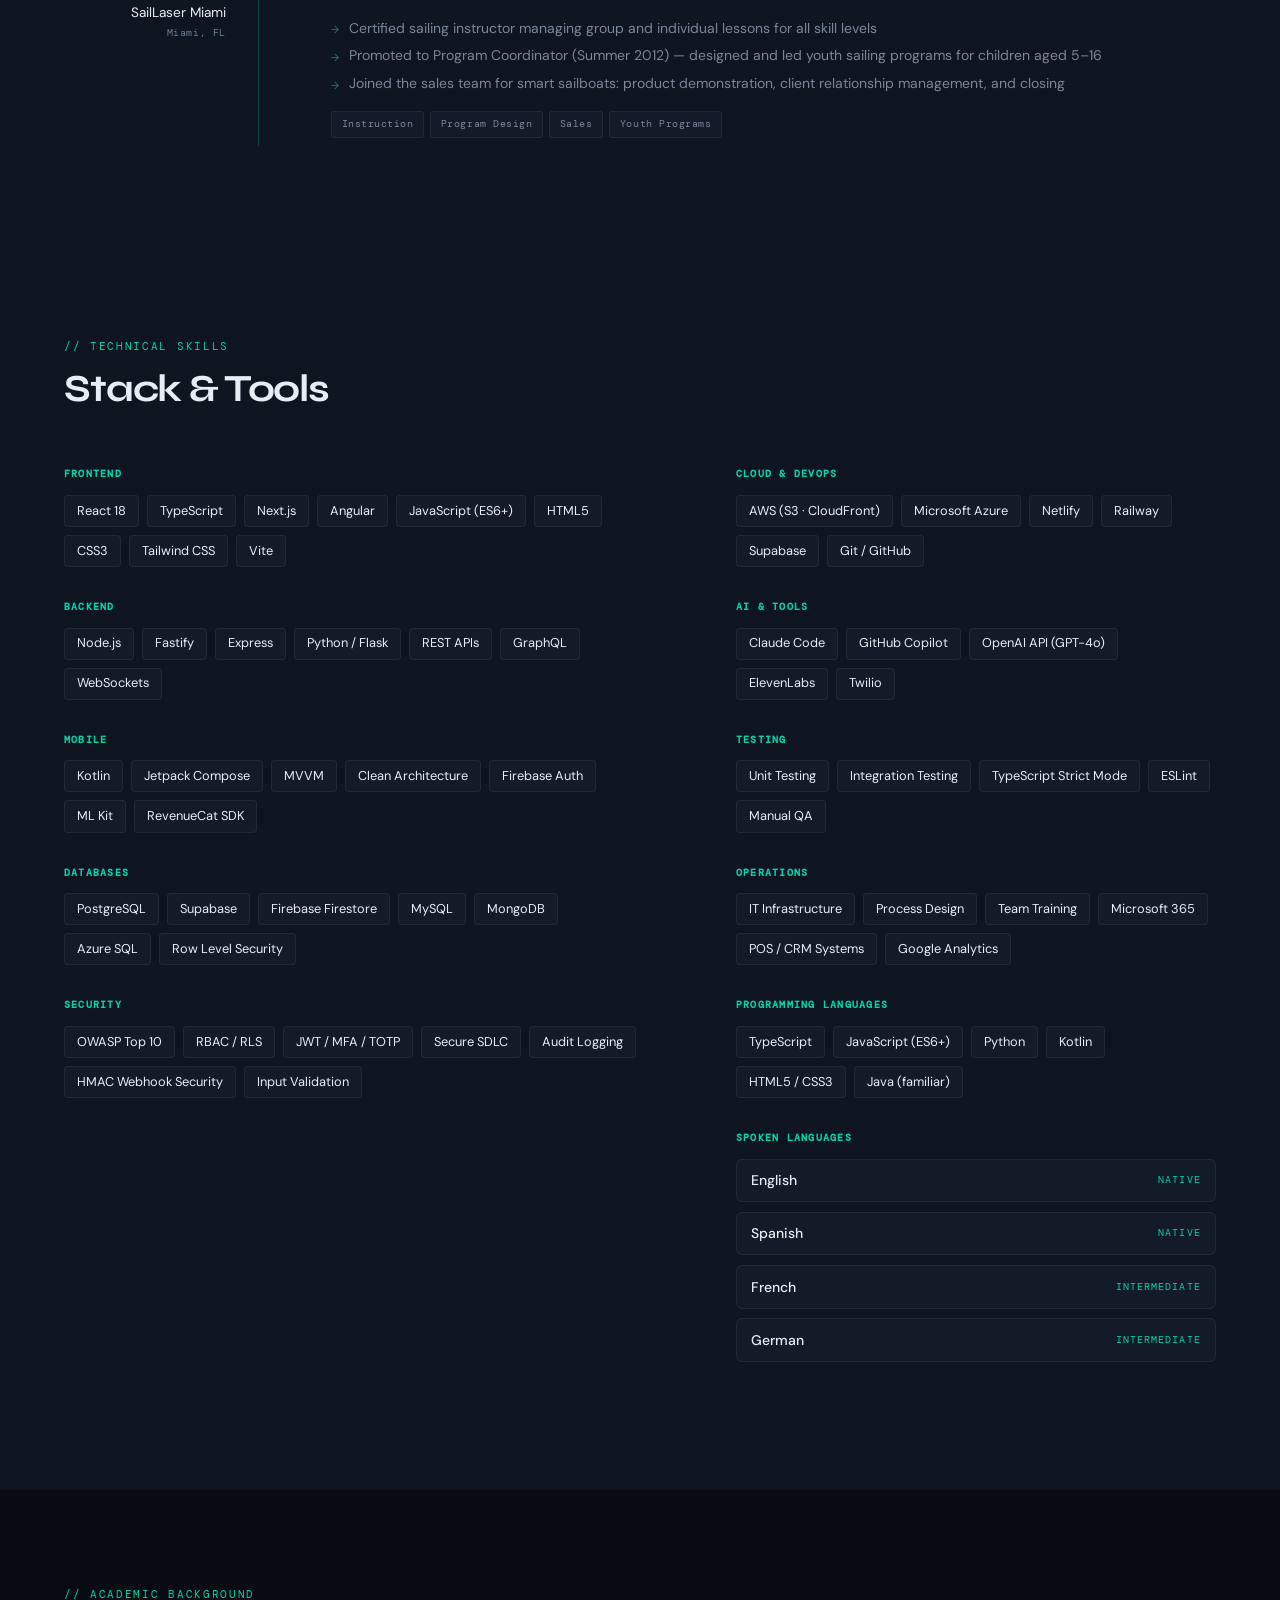
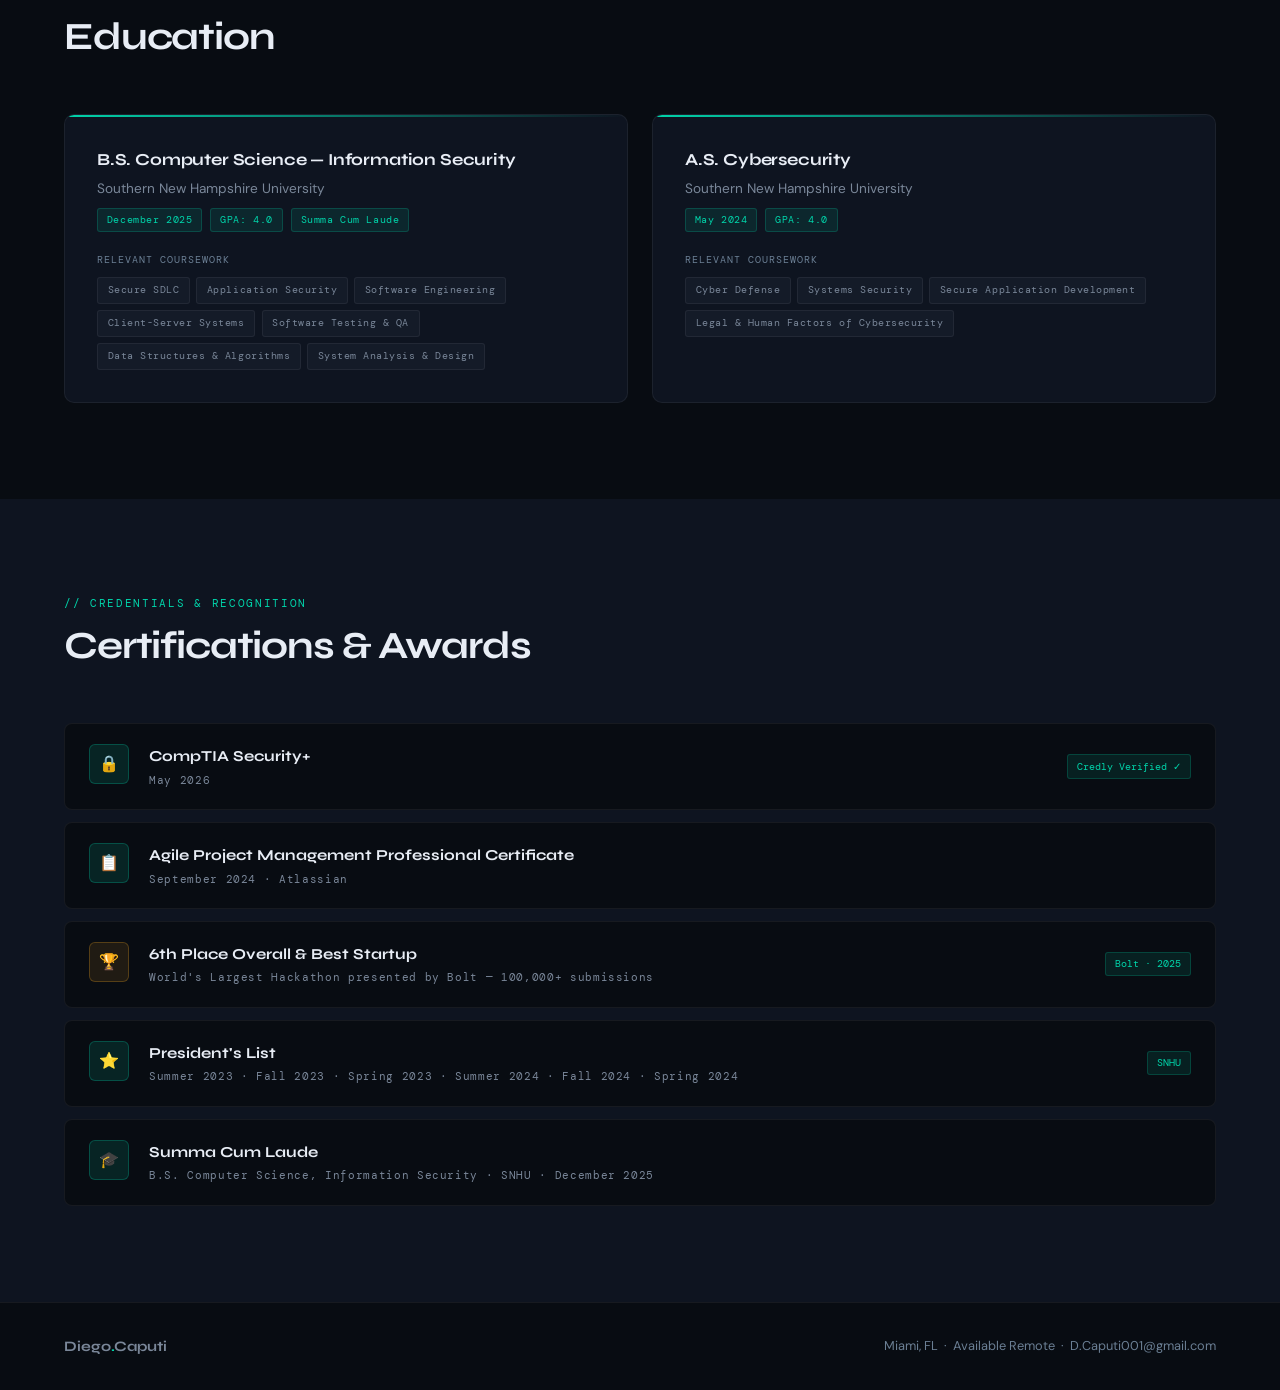
<file: resume.html>
<!--
  resume.html — Full career history, education, and credentials (Portfolio Site)

  Purpose:
    The deep-dive career page aimed at hiring managers and recruiters.
    Contains the complete work history with expanded context, both degrees,
    all certifications and awards, and a downloadable PDF resume button.

  Page flow (top → bottom):
    Nav → Page Hero (+ PDF download) → Experience → Education →
    Certifications & Awards → Footer

  Dependencies (CDN only — no build step required):
    - Google Fonts: Syne, DM Mono, DM Sans — via styles.css
    - styles.css: portfolio-specific dark teal design system
    - script.js: scroll animations + mobile nav toggle

  TODO: Drop resume.pdf into this folder to activate the PDF download button.
  Author: Diego Caputi
-->
<!DOCTYPE html>
<html lang="en">
<head>
<meta charset="UTF-8" />
<meta name="viewport" content="width=device-width, initial-scale=1.0" />
<title>Diego Caputi — Resume &amp; Experience</title>

<!-- Preconnect cuts DNS + TLS latency for Google Fonts before the stylesheet request fires -->
<link rel="preconnect" href="https://fonts.googleapis.com" />
<link href="https://fonts.googleapis.com/css2?family=Syne:wght@400;600;700;800&family=DM+Mono:ital,wght@0,300;0,400;1,300&family=DM+Sans:wght@300;400;500&display=swap" rel="stylesheet" />

<!-- Portfolio-specific dark teal design system -->
<link rel="stylesheet" href="styles.css" />

</head>
<body>
<!-- WCAG 2.4.1: Skip link lets keyboard users bypass the fixed nav and jump to main content -->
<a href="#experience" class="skip-link">Skip to main content</a>

<!-- ─────────────────────────────────────────────────────────────
     NAV
     Cross-page navigation. "Experience" link gets nav-active.
───────────────────────────────────────────────────────────── -->
<nav id="main-nav">
  <a href="index.html" class="nav-logo">Diego<span>.</span></a>

  <!-- On mobile this list is hidden until the hamburger button adds class "open" -->
  <ul class="nav-links" id="nav-links">
    <li><a href="index.html">Home</a></li>
    <li><a href="about.html">About</a></li>
    <li><a href="resume.html" class="nav-active">Experience</a></li>
    <li><a href="index.html#contact">Contact</a></li>
  </ul>

  <div class="nav-right">
    <a href="DC_CV.pdf" download class="nav-resume">Resume ↓</a>
    <a href="index.html#contact" class="nav-cta">Hire Me</a>

    <!-- Three <span> bars animate into an X via CSS when class "open" is added by JS -->
    <!-- WCAG 4.1.2: aria-expanded tells screen readers whether the menu is open or closed -->
    <button class="nav-mobile-btn" id="nav-toggle" aria-label="Toggle menu" aria-expanded="false" aria-controls="nav-links">
      <span></span>
      <span></span>
      <span></span>
    </button>
  </div>
</nav>

<!-- ─────────────────────────────────────────────────────────────
     PAGE HERO
     Compact header with the PDF download as a primary CTA.
───────────────────────────────────────────────────────────── -->
<section class="page-hero">
  <!-- Decorative 60×60px teal grid overlay at 3% opacity -->
  <div class="hero-grid-bg"></div>
  <p class="section-tag">// Career history</p>
  <h1 class="page-hero-title">Resume &amp; <em>Experience</em></h1>
  <!-- Primary CTA: download resume PDF. Ghost CTA: navigate to contact form -->
  <div class="page-hero-actions">
    <a href="DC_CV.pdf" download class="btn-primary">Download PDF ↓</a>
    <a href="index.html#contact" class="btn-ghost">Hire Me</a>
  </div>
</section>

<!-- ─────────────────────────────────────────────────────────────
     EXPERIENCE
     Vertical timeline: four roles, newest first.
     Timeline line: CSS border-right of .exp-left.
     Dot marker: ::after pseudo-element centered on that border.
───────────────────────────────────────────────────────────── -->
<section class="experience-bg" id="experience">
  <div class="section-header fade-up">
    <p class="section-tag">// Where I've been</p>
    <h2 class="section-title">Experience</h2>
  </div>

  <div class="timeline">

    <!-- ── Ilash and Skincare — Jan 2018–Present ── -->
    <div class="exp-item fade-up">
      <div class="exp-left">
        <p class="exp-period">Jan 2018 — Present</p>
        <p class="exp-company">Ilash and Skincare</p>
        <p class="exp-location">Miami, FL</p>
      </div>
      <div class="exp-right">
        <h3 class="exp-title">Operations Manager &amp; Technical Lead</h3>
        <ul class="exp-bullets">
          <li>Designed and shipped a full-stack appointment scheduling and service management platform (React, RESTful API, PostgreSQL) used daily by staff and clients — owned the full lifecycle from requirements to deployment</li>
          <li>Led operations, marketing, IT, and software development simultaneously — 99% of deliverables completed on schedule</li>
          <li>Implemented RBAC and Row Level Security to protect sensitive customer data across multi-role access patterns</li>
          <li>Continuously audited and monitored system logs to ensure system integrity and availability</li>
          <li>Established clear timelines for new service rollouts, achieving 95% adherence to strategic goals</li>
          <li>Led full company rebranding and executed targeted marketing campaigns — 25% increase in service uptake from targeted demographics</li>
          <li>Introduced and implemented a new membership program, increasing foot traffic and recurring revenue</li>
          <li>Redesigned and deployed company website, resulting in a 30% increase in online conversion rate</li>
          <li>Developed new online service offerings during COVID-19, contributing to a 90%+ client return rate on reopening</li>
        </ul>
        <div class="exp-tags">
          <span class="tag">React</span><span class="tag">PostgreSQL</span><span class="tag">RBAC / RLS</span>
          <span class="tag">IT Infrastructure</span><span class="tag">M365</span><span class="tag">Team Leadership</span>
          <span class="tag">Web Dev</span><span class="tag">Marketing</span>
        </div>
      </div>
    </div>

    <!-- ── Independent / Freelance — Jan 2023–Present ── -->
    <div class="exp-item fade-up">
      <div class="exp-left">
        <p class="exp-period">Jan 2023 — Present</p>
        <p class="exp-company">Independent / Freelance</p>
        <p class="exp-location">Remote · Miami, FL</p>
      </div>
      <div class="exp-right">
        <h3 class="exp-title">Software Engineer &amp; Security Consultant</h3>
        <ul class="exp-bullets">
          <li>Design, build, and ship production full-stack applications from loosely defined requirements to deployed outcomes — no oversight required</li>
          <li>Provide IT and cybersecurity consulting to SMBs: security gap analysis, infrastructure assessments, policy development, and contract software development</li>
          <li>AI-native development as standard practice: Claude Code, GitHub Copilot, and OpenAI tooling across planning, scaffolding, development, testing, and documentation</li>
        </ul>
        <div class="exp-tags">
          <span class="tag">Full-Stack Dev</span><span class="tag">Security Consulting</span>
          <span class="tag">OWASP</span><span class="tag">AI-Native Dev</span>
        </div>
      </div>
    </div>

    <!-- ── Salty Miami — 2020–2023 ── -->
    <div class="exp-item fade-up">
      <div class="exp-left">
        <p class="exp-period">2020 — 2023</p>
        <p class="exp-company">Salty Miami</p>
        <p class="exp-location">Miami, FL</p>
      </div>
      <div class="exp-right">
        <h3 class="exp-title">Customer Relations / Marketing Director / Captain</h3>
        <ul class="exp-bullets">
          <li>Redesigned the company website with a UX focus — achieved a 90% booking rate over 12 months</li>
          <li>Developed customer feedback initiatives leading to service improvements and a boost in positive online reviews</li>
          <li>Designed and launched new revenue programs including summer camps and corporate events</li>
          <li>Developed and delivered staff training programs leading to a 60% repeat customer rate</li>
          <li>Captained and operated vessels, managing guest safety, logistics, and overall customer experience</li>
        </ul>
        <div class="exp-tags">
          <span class="tag">Web Design</span><span class="tag">Marketing</span>
          <span class="tag">Operations</span><span class="tag">UX</span>
          <span class="tag">Staff Training</span>
        </div>
      </div>
    </div>

    <!-- ── SailLaser Miami — 2009–2013 ── -->
    <div class="exp-item fade-up">
      <div class="exp-left">
        <p class="exp-period">2009 — 2013</p>
        <p class="exp-company">SailLaser Miami</p>
        <p class="exp-location">Miami, FL</p>
      </div>
      <div class="exp-right">
        <h3 class="exp-title">Sailing Instructor / Program Coordinator / Sales</h3>
        <ul class="exp-bullets">
          <li>Certified sailing instructor managing group and individual lessons for all skill levels</li>
          <li>Promoted to Program Coordinator (Summer 2012) — designed and led youth sailing programs for children aged 5–16</li>
          <li>Joined the sales team for smart sailboats: product demonstration, client relationship management, and closing</li>
        </ul>
        <div class="exp-tags">
          <span class="tag">Instruction</span><span class="tag">Program Design</span>
          <span class="tag">Sales</span><span class="tag">Youth Programs</span>
        </div>
      </div>
    </div>

  </div>
</section>

<!-- ─────────────────────────────────────────────────────────────
     SKILLS
     Full technical stack broken into 10 categories, plus spoken languages.
───────────────────────────────────────────────────────────── -->
<section id="skills" class="services-bg">
  <div class="section-header fade-up">
    <p class="section-tag">// Technical skills</p>
    <h2 class="section-title">Stack &amp; Tools</h2>
  </div>

  <div class="about-grid">

    <!-- Left column: core engineering skills -->
    <div class="fade-up">

      <div class="skills-group">
        <!-- WCAG 1.3.1: semantic h3 headings allow screen reader users to navigate skill groups by heading -->
        <h3 class="skills-group-title">Frontend</h3>
        <div class="skills-list">
          <span class="skill-chip">React 18</span>
          <span class="skill-chip">TypeScript</span>
          <span class="skill-chip">Next.js</span>
          <span class="skill-chip">Angular</span>
          <span class="skill-chip">JavaScript (ES6+)</span>
          <span class="skill-chip">HTML5</span>
          <span class="skill-chip">CSS3</span>
          <span class="skill-chip">Tailwind CSS</span>
          <span class="skill-chip">Vite</span>
        </div>
      </div>

      <div class="skills-group">
        <h3 class="skills-group-title">Backend</h3>
        <div class="skills-list">
          <span class="skill-chip">Node.js</span>
          <span class="skill-chip">Fastify</span>
          <span class="skill-chip">Express</span>
          <span class="skill-chip">Python / Flask</span>
          <span class="skill-chip">REST APIs</span>
          <span class="skill-chip">GraphQL</span>
          <span class="skill-chip">WebSockets</span>
        </div>
      </div>

      <div class="skills-group">
        <h3 class="skills-group-title">Mobile</h3>
        <div class="skills-list">
          <span class="skill-chip">Kotlin</span>
          <span class="skill-chip">Jetpack Compose</span>
          <span class="skill-chip">MVVM</span>
          <span class="skill-chip">Clean Architecture</span>
          <span class="skill-chip">Firebase Auth</span>
          <span class="skill-chip">ML Kit</span>
          <span class="skill-chip">RevenueCat SDK</span>
        </div>
      </div>

      <div class="skills-group">
        <h3 class="skills-group-title">Databases</h3>
        <div class="skills-list">
          <span class="skill-chip">PostgreSQL</span>
          <span class="skill-chip">Supabase</span>
          <span class="skill-chip">Firebase Firestore</span>
          <span class="skill-chip">MySQL</span>
          <span class="skill-chip">MongoDB</span>
          <span class="skill-chip">Azure SQL</span>
          <span class="skill-chip">Row Level Security</span>
        </div>
      </div>

      <div class="skills-group">
        <h3 class="skills-group-title">Security</h3>
        <div class="skills-list">
          <span class="skill-chip">OWASP Top 10</span>
          <span class="skill-chip">RBAC / RLS</span>
          <span class="skill-chip">JWT / MFA / TOTP</span>
          <span class="skill-chip">Secure SDLC</span>
          <span class="skill-chip">Audit Logging</span>
          <span class="skill-chip">HMAC Webhook Security</span>
          <span class="skill-chip">Input Validation</span>
        </div>
      </div>

    </div>

    <!-- Right column: tooling, infra, operations, and spoken languages -->
    <div class="fade-up">

      <div class="skills-group">
        <h3 class="skills-group-title">Cloud &amp; DevOps</h3>
        <div class="skills-list">
          <span class="skill-chip">AWS (S3 · CloudFront)</span>
          <span class="skill-chip">Microsoft Azure</span>
          <span class="skill-chip">Netlify</span>
          <span class="skill-chip">Railway</span>
          <span class="skill-chip">Supabase</span>
          <span class="skill-chip">Git / GitHub</span>
        </div>
      </div>

      <div class="skills-group">
        <h3 class="skills-group-title">AI &amp; Tools</h3>
        <div class="skills-list">
          <span class="skill-chip">Claude Code</span>
          <span class="skill-chip">GitHub Copilot</span>
          <span class="skill-chip">OpenAI API (GPT-4o)</span>
          <span class="skill-chip">ElevenLabs</span>
          <span class="skill-chip">Twilio</span>
        </div>
      </div>

      <div class="skills-group">
        <h3 class="skills-group-title">Testing</h3>
        <div class="skills-list">
          <span class="skill-chip">Unit Testing</span>
          <span class="skill-chip">Integration Testing</span>
          <span class="skill-chip">TypeScript Strict Mode</span>
          <span class="skill-chip">ESLint</span>
          <span class="skill-chip">Manual QA</span>
        </div>
      </div>

      <div class="skills-group">
        <h3 class="skills-group-title">Operations</h3>
        <div class="skills-list">
          <span class="skill-chip">IT Infrastructure</span>
          <span class="skill-chip">Process Design</span>
          <span class="skill-chip">Team Training</span>
          <span class="skill-chip">Microsoft 365</span>
          <span class="skill-chip">POS / CRM Systems</span>
          <span class="skill-chip">Google Analytics</span>
        </div>
      </div>

      <div class="skills-group">
        <h3 class="skills-group-title">Programming Languages</h3>
        <div class="skills-list">
          <span class="skill-chip">TypeScript</span>
          <span class="skill-chip">JavaScript (ES6+)</span>
          <span class="skill-chip">Python</span>
          <span class="skill-chip">Kotlin</span>
          <span class="skill-chip">HTML5 / CSS3</span>
          <span class="skill-chip">Java (familiar)</span>
        </div>
      </div>

      <div class="skills-group">
        <h3 class="skills-group-title">Spoken Languages</h3>
        <div class="lang-list">
          <div class="lang-item">
            <span class="lang-name">English</span>
            <span class="lang-level">Native</span>
          </div>
          <div class="lang-item">
            <span class="lang-name">Spanish</span>
            <span class="lang-level">Native</span>
          </div>
          <div class="lang-item">
            <span class="lang-name">French</span>
            <span class="lang-level">Intermediate</span>
          </div>
          <div class="lang-item">
            <span class="lang-name">German</span>
            <span class="lang-level">Intermediate</span>
          </div>
        </div>
      </div>

    </div>
  </div>
</section>

<!-- ─────────────────────────────────────────────────────────────
     EDUCATION
     Two-column grid of degree cards.
───────────────────────────────────────────────────────────── -->
<section id="education">
  <div class="section-header fade-up">
    <p class="section-tag">// Academic background</p>
    <h2 class="section-title">Education</h2>
  </div>

  <div class="education-grid fade-up">

    <!-- B.S. Computer Science — Information Security -->
    <div class="education-card">
      <p class="edu-degree">B.S. Computer Science — Information Security</p>
      <p class="edu-school">Southern New Hampshire University</p>
      <div class="edu-meta">
        <span class="edu-badge">December 2025</span>
        <span class="edu-badge">GPA: 4.0</span>
        <span class="edu-badge">Summa Cum Laude</span>
      </div>
      <p class="edu-coursework-label">Relevant Coursework</p>
      <div class="service-tags">
        <span class="tag">Secure SDLC</span>
        <span class="tag">Application Security</span>
        <span class="tag">Software Engineering</span>
        <span class="tag">Client-Server Systems</span>
        <span class="tag">Software Testing &amp; QA</span>
        <span class="tag">Data Structures &amp; Algorithms</span>
        <span class="tag">System Analysis &amp; Design</span>
      </div>
    </div>

    <!-- A.S. Cybersecurity -->
    <div class="education-card">
      <p class="edu-degree">A.S. Cybersecurity</p>
      <p class="edu-school">Southern New Hampshire University</p>
      <div class="edu-meta">
        <span class="edu-badge">May 2024</span>
        <span class="edu-badge">GPA: 4.0</span>
      </div>
      <p class="edu-coursework-label">Relevant Coursework</p>
      <div class="service-tags">
        <span class="tag">Cyber Defense</span>
        <span class="tag">Systems Security</span>
        <span class="tag">Secure Application Development</span>
        <span class="tag">Legal &amp; Human Factors of Cybersecurity</span>
      </div>
    </div>

  </div>
</section>

<!-- ─────────────────────────────────────────────────────────────
     CERTIFICATIONS & AWARDS
     Vertical list of award cards on a dark elevated surface.
     services-bg provides the elevated dark background.
───────────────────────────────────────────────────────────── -->
<section id="certifications" class="services-bg">
  <div class="section-header fade-up">
    <p class="section-tag">// Credentials &amp; recognition</p>
    <h2 class="section-title">Certifications &amp; Awards</h2>
  </div>

  <div class="awards-grid fade-up">

    <!-- CompTIA Security+ -->
    <div class="award-card">
      <!-- WCAG 1.1.1: icon is decorative — the award title provides the same information -->
      <div class="award-icon" aria-hidden="true">🔒</div>
      <div class="award-body">
        <p class="award-title">CompTIA Security+</p>
        <p class="award-meta">May 2026</p>
      </div>
      <span class="award-badge">Credly Verified ✓</span>
    </div>

    <!-- Atlassian Agile PM Certificate -->
    <div class="award-card">
      <div class="award-icon" aria-hidden="true">📋</div>
      <div class="award-body">
        <p class="award-title">Agile Project Management Professional Certificate</p>
        <p class="award-meta">September 2024 · Atlassian</p>
      </div>
    </div>

    <!-- Hackathon award — amber accent signals achievement -->
    <div class="award-card">
      <div class="award-icon amber" aria-hidden="true">🏆</div>
      <div class="award-body">
        <p class="award-title">6th Place Overall &amp; Best Startup</p>
        <p class="award-meta">World's Largest Hackathon presented by Bolt — 100,000+ submissions</p>
      </div>
      <span class="award-badge">Bolt · 2025</span>
    </div>

    <!-- President's List — multiple semesters -->
    <div class="award-card">
      <div class="award-icon" aria-hidden="true">⭐</div>
      <div class="award-body">
        <p class="award-title">President's List</p>
        <p class="award-meta">Summer 2023 · Fall 2023 · Spring 2023 · Summer 2024 · Fall 2024 · Spring 2024</p>
      </div>
      <span class="award-badge">SNHU</span>
    </div>

    <!-- Summa Cum Laude -->
    <div class="award-card">
      <div class="award-icon" aria-hidden="true">🎓</div>
      <div class="award-body">
        <p class="award-title">Summa Cum Laude</p>
        <p class="award-meta">B.S. Computer Science, Information Security · SNHU · December 2025</p>
      </div>
    </div>

  </div>
</section>

<!-- ── FOOTER ── -->
<footer>
  <p class="footer-name">Diego<span>.</span>Caputi</p>
  <p>Miami, FL &nbsp;·&nbsp; Available Remote &nbsp;·&nbsp; D.Caputi001@gmail.com</p>
</footer>

<!-- Shared interactivity: scroll animations + mobile nav toggle -->
<script src="script.js"></script>

</body>
</html>
</file>
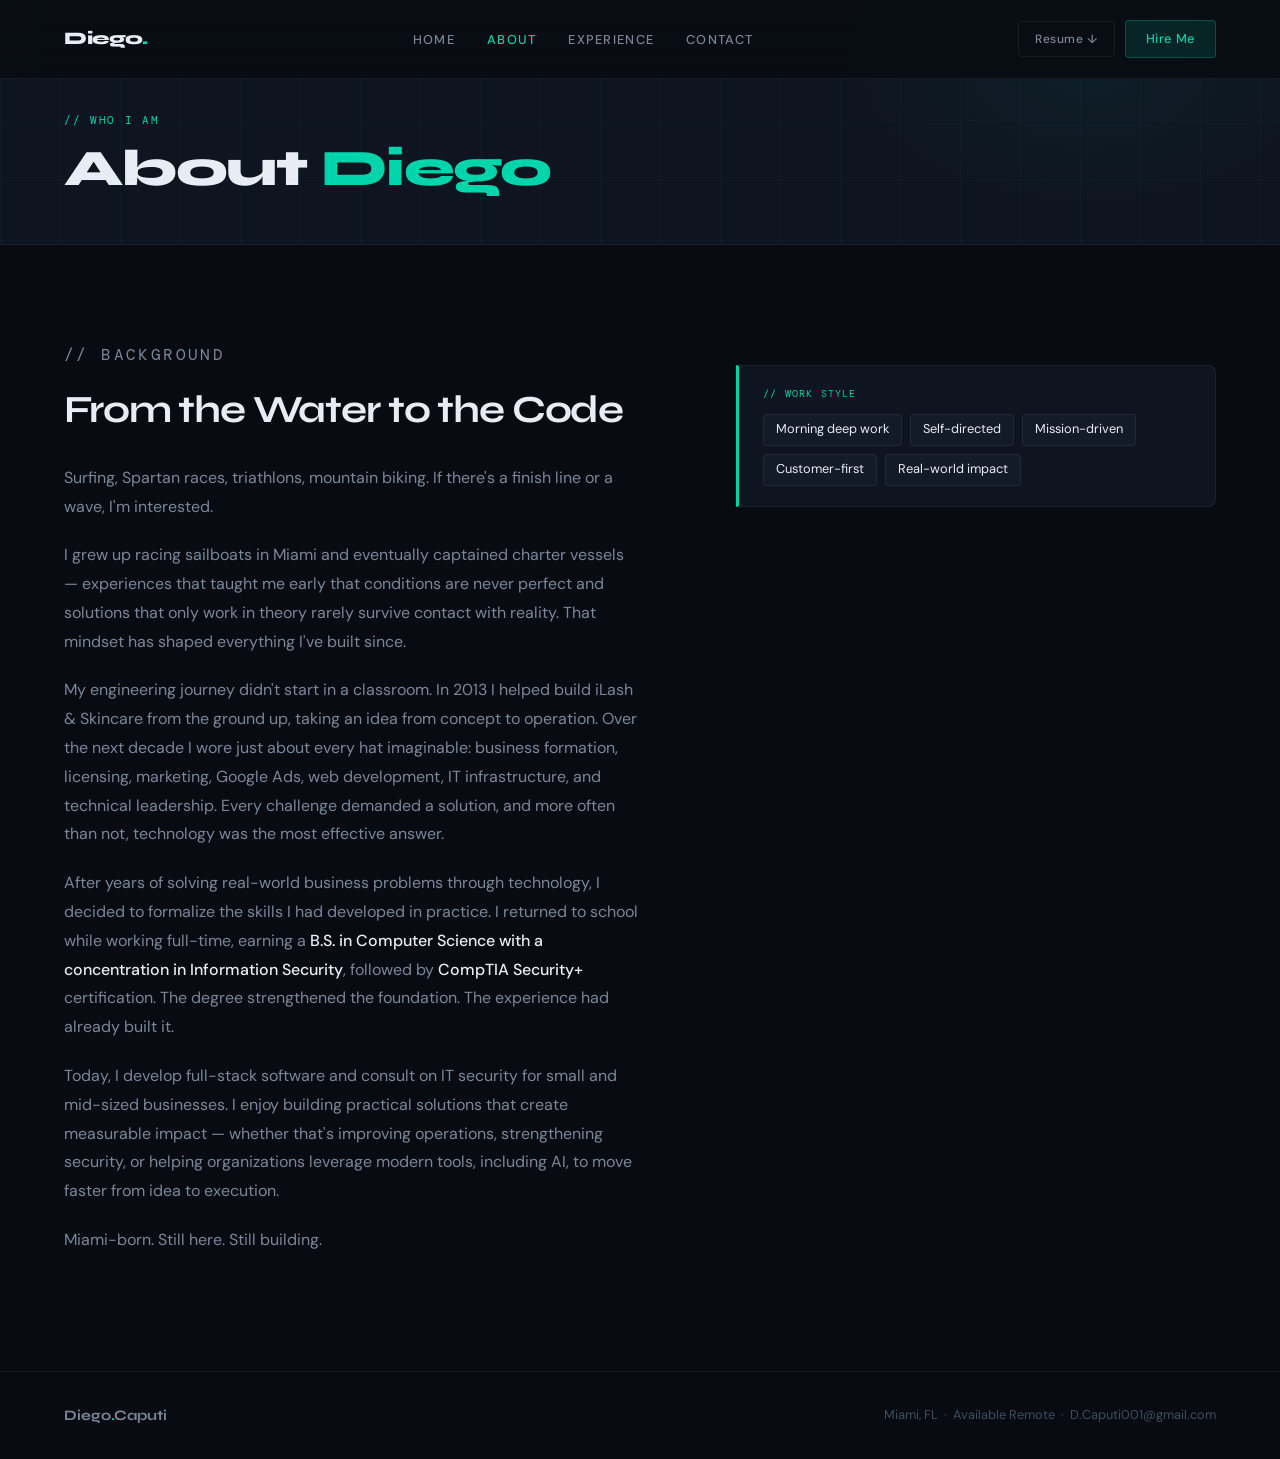
<file: portfolio/about.html>
<!--
  about.html — Personal story and background page for Diego Caputi (Portfolio Site)

  Purpose:
    The human-side differentiator. Most dev portfolios skip this page entirely.
    Audience: potential clients and hiring managers who want to understand the
    person behind the work — background, values, and what drives the approach.

  Page flow (top → bottom):
    Nav → Page Hero → Bio & Story → Skills → Footer

  Dependencies (CDN only — no build step required):
    - Google Fonts: Syne (headings), DM Mono (code labels), DM Sans (body) — via styles.css
    - styles.css: portfolio-specific dark teal design system
    - script.js: scroll animations + mobile nav toggle

  Author: Diego Caputi
-->
<!DOCTYPE html>
<html lang="en">
<head>
<meta charset="UTF-8" />
<meta name="viewport" content="width=device-width, initial-scale=1.0" />
<title>Diego Caputi — About</title>

<!-- Preconnect cuts DNS + TLS latency for Google Fonts before the stylesheet request fires -->
<link rel="preconnect" href="https://fonts.googleapis.com" />
<link href="https://fonts.googleapis.com/css2?family=Syne:wght@400;600;700;800&family=DM+Mono:ital,wght@0,300;0,400;1,300&family=DM+Sans:wght@300;400;500&display=swap" rel="stylesheet" />

<!-- Portfolio-specific dark teal design system -->
<link rel="stylesheet" href="styles.css" />

</head>
<body>

<!-- ─────────────────────────────────────────────────────────────
     NAV
     Cross-page navigation. "About" link gets nav-active to
     indicate the current page. "Hire Me" links back to the
     contact form on the home page.
───────────────────────────────────────────────────────────── -->
<nav id="main-nav">
  <a href="index.html" class="nav-logo">Diego<span>.</span></a>

  <!-- On mobile this list is hidden until the hamburger button adds class "open" -->
  <ul class="nav-links" id="nav-links">
    <li><a href="index.html">Home</a></li>
    <li><a href="about.html" class="nav-active">About</a></li>
    <li><a href="resume.html">Experience</a></li>
    <li><a href="index.html#contact">Contact</a></li>
  </ul>

  <div class="nav-right">
    <!-- TODO: Drop resume.pdf into this folder to enable the download button -->
    <a href="DC_CV.pdf" download class="nav-resume">Resume ↓</a>
    <a href="index.html#contact" class="nav-cta">Hire Me</a>

    <!-- Three <span> bars animate into an X via CSS when class "open" is added by JS -->
    <button class="nav-mobile-btn" id="nav-toggle" aria-label="Toggle menu">
      <span></span>
      <span></span>
      <span></span>
    </button>
  </div>
</nav>

<!-- ─────────────────────────────────────────────────────────────
     PAGE HERO
     Compact header mirroring the home hero atmosphere at reduced scale.
───────────────────────────────────────────────────────────── -->
<section class="page-hero">
  <!-- Decorative 60×60px teal grid overlay at 3% opacity — same as home hero -->
  <div class="hero-grid-bg"></div>
  <p class="section-tag">// Who I am</p>
  <h1 class="page-hero-title">About <em>Diego</em></h1>
</section>

<!-- ─────────────────────────────────────────────────────────────
     BIO & STORY
     Two-column layout (1.2fr text / 1fr sidebar) using .about-grid.
     Left: 6 bio paragraphs. Right: language proficiency + work philosophy.
───────────────────────────────────────────────────────────── -->
<section id="story">
  <div class="about-grid">

    <!-- Left column: personal story -->
    <div class="about-text fade-up">
      <div class="section-header" style="margin-bottom: 2rem;">
        <p class="section-tag">// Background</p>
        <h2 class="section-title">From the Water to the Code</h2>
      </div>

      <p>Surfing, Spartan races, triathlons, mountain biking. If there's a finish line or a wave, I'm interested.</p>

      <p>I grew up racing sailboats in Miami and eventually captained charter vessels — experiences that taught me early that conditions are never perfect and solutions that only work in theory rarely survive contact with reality. That mindset has shaped everything I've built since.</p>

      <p>My engineering journey didn't start in a classroom. In 2013 I helped build iLash &amp; Skincare from the ground up, taking an idea from concept to operation. Over the next decade I wore just about every hat imaginable: business formation, licensing, marketing, Google Ads, web development, IT infrastructure, and technical leadership. Every challenge demanded a solution, and more often than not, technology was the most effective answer.</p>

      <p>After years of solving real-world business problems through technology, I decided to formalize the skills I had developed in practice. I returned to school while working full-time, earning a <strong>B.S. in Computer Science with a concentration in Information Security</strong>, followed by <strong>CompTIA Security+</strong> certification. The degree strengthened the foundation. The experience had already built it.</p>

      <p>Today, I develop full-stack software and consult on IT security for small and mid-sized businesses. I enjoy building practical solutions that create measurable impact — whether that's improving operations, strengthening security, or helping organizations leverage modern tools, including AI, to move faster from idea to execution.</p>

      <p>Miami-born. Still here. Still building.</p>
    </div>

    <!-- Right column: languages + philosophy -->
    <div class="fade-up">

      <!-- Work philosophy callout box -->
      <div class="philosophy-box">
        <p class="philosophy-box-label">// Work style</p>
        <div class="philosophy-traits">
          <span class="skill-chip">Morning deep work</span>
          <span class="skill-chip">Self-directed</span>
          <span class="skill-chip">Mission-driven</span>
          <span class="skill-chip">Customer-first</span>
          <span class="skill-chip">Real-world impact</span>
        </div>
      </div>

    </div>
  </div>
</section>

<!-- ── FOOTER ── -->
<footer>
  <p class="footer-name">Diego<span>.</span>Caputi</p>
  <p>Miami, FL &nbsp;·&nbsp; Available Remote &nbsp;·&nbsp; D.Caputi001@gmail.com</p>
</footer>

<!-- Shared interactivity: scroll animations + mobile nav toggle -->
<script src="script.js"></script>

</body>
</html>
</file>
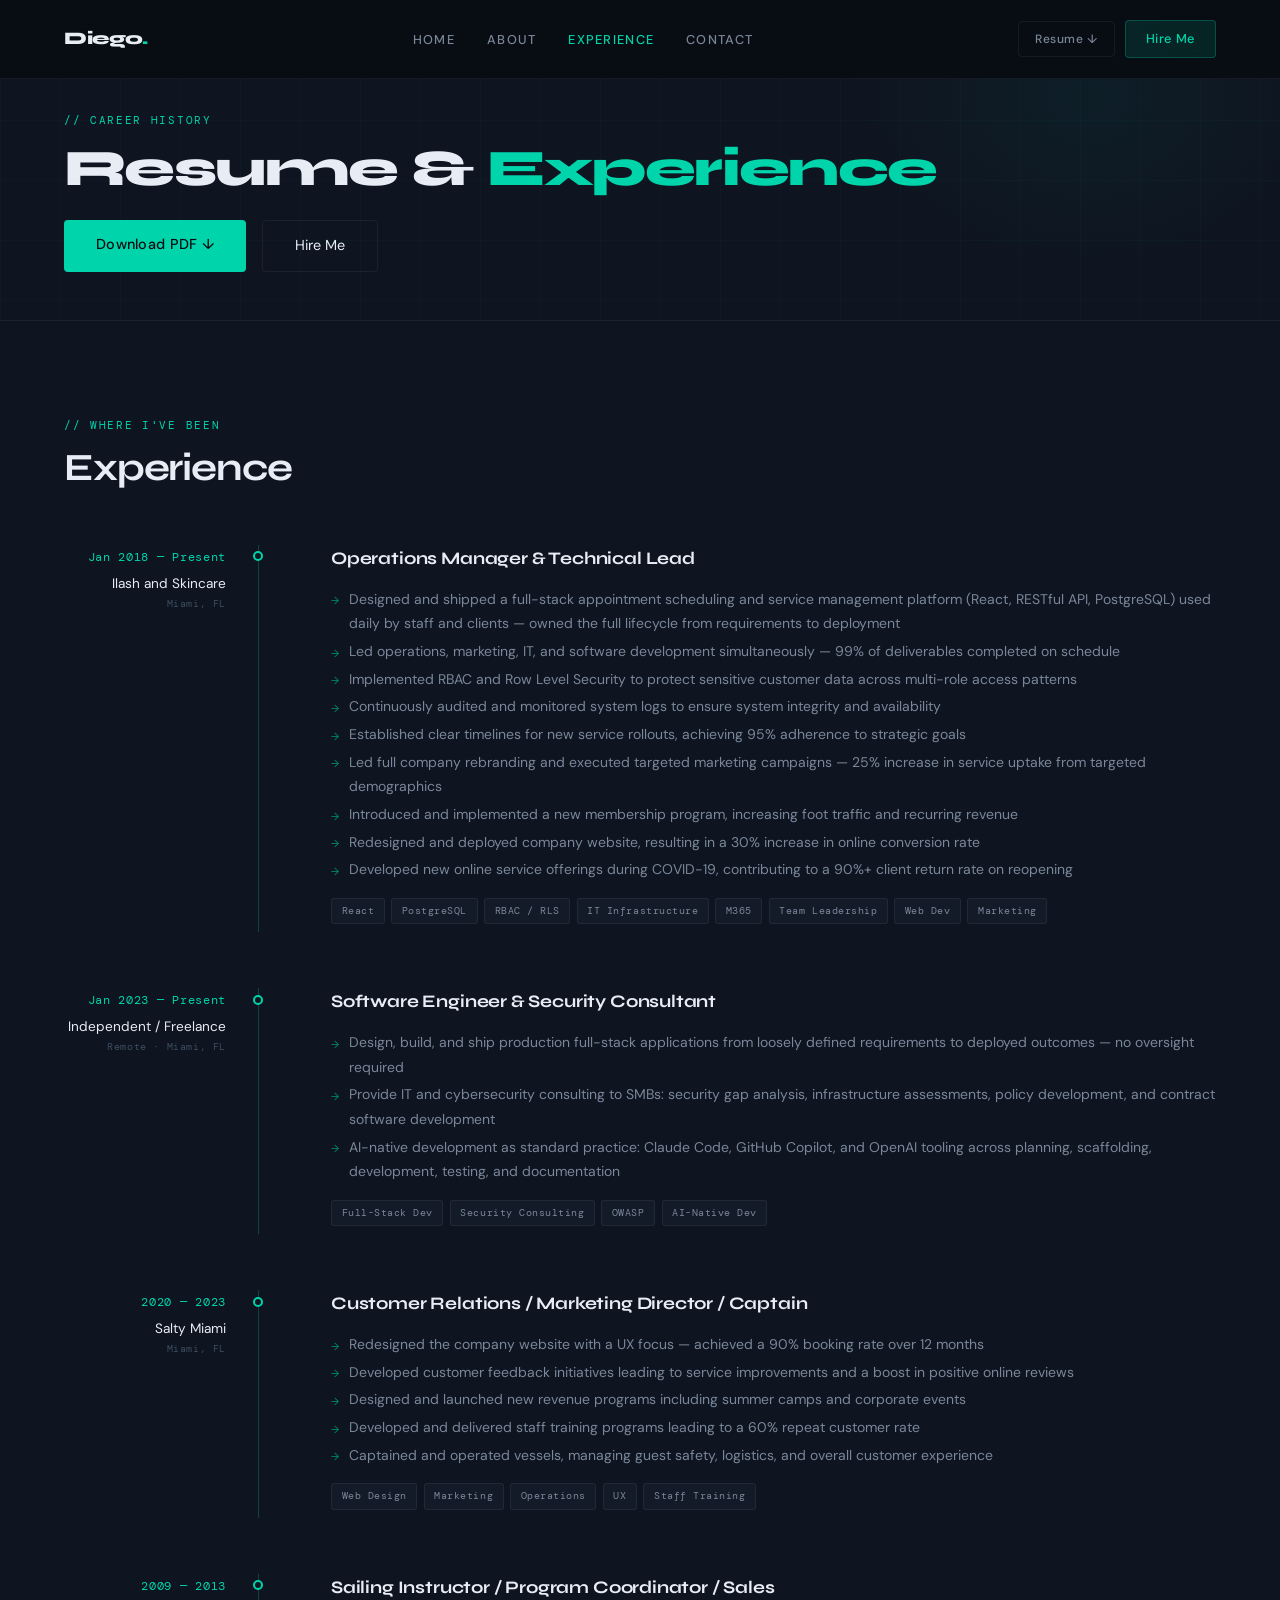
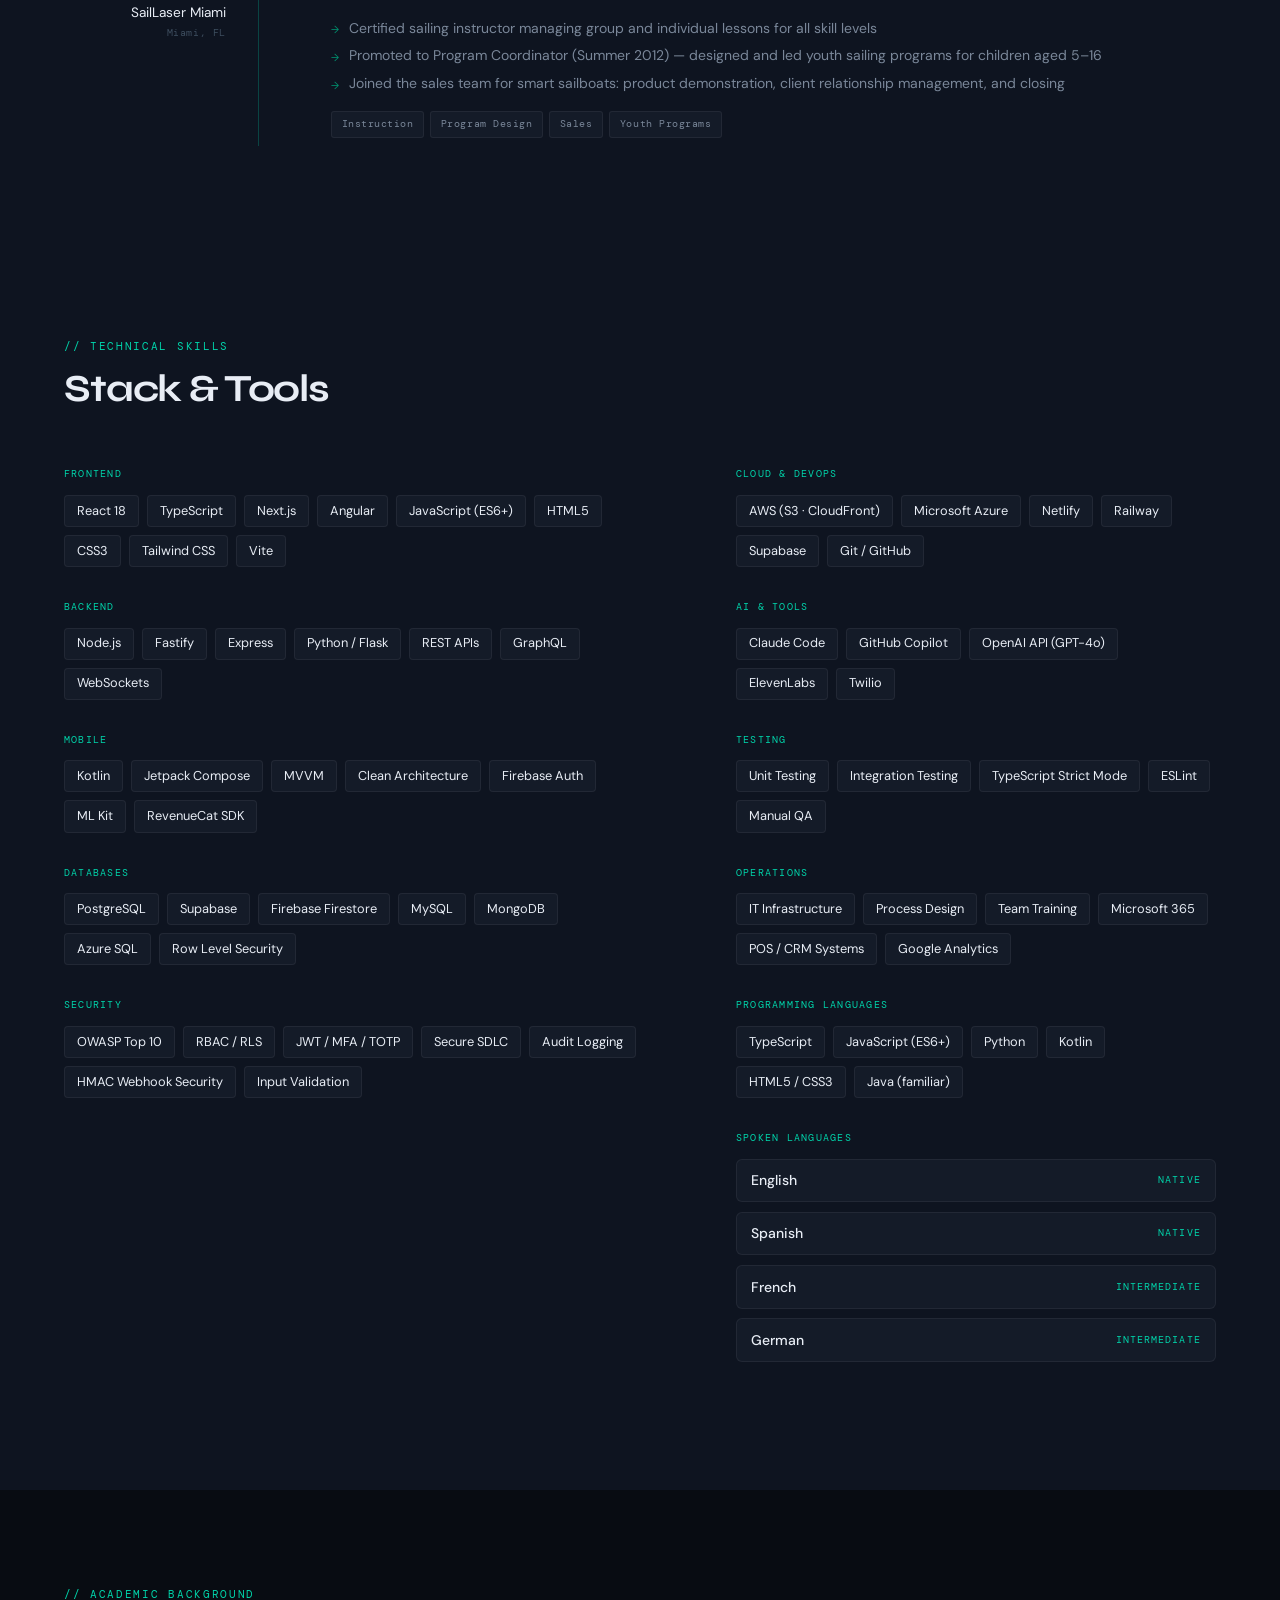
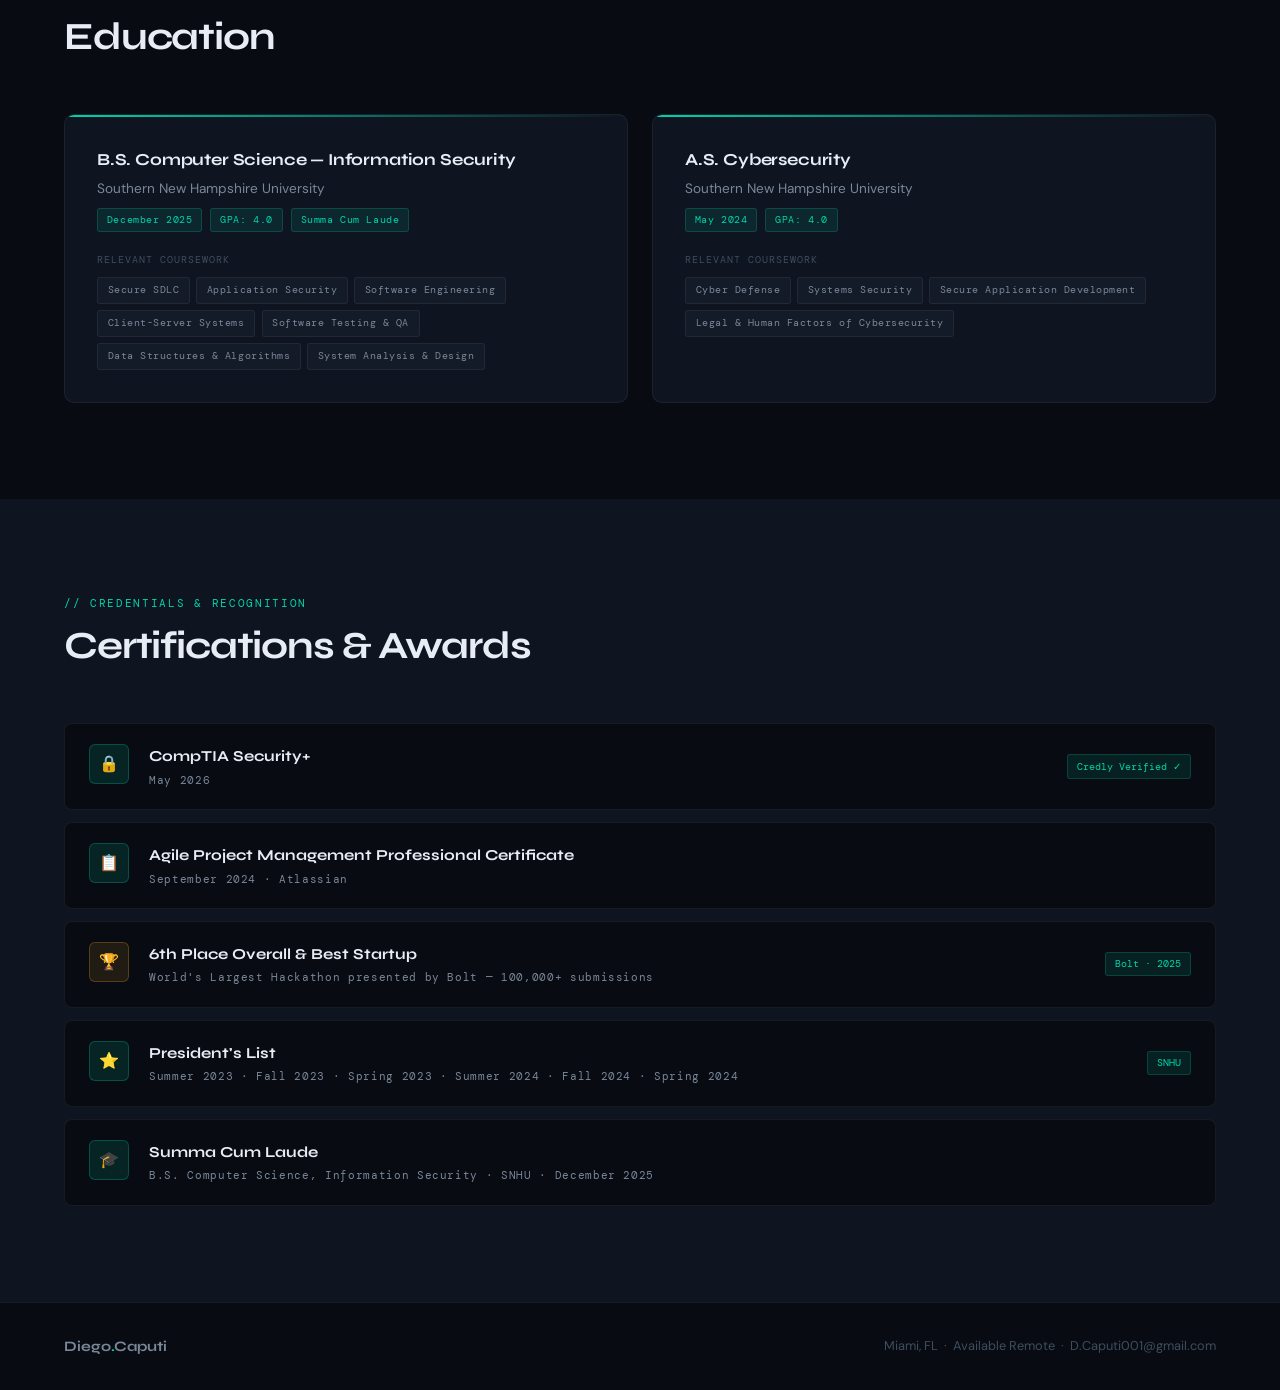
<file: portfolio/resume.html>
<!--
  resume.html — Full career history, education, and credentials (Portfolio Site)

  Purpose:
    The deep-dive career page aimed at hiring managers and recruiters.
    Contains the complete work history with expanded context, both degrees,
    all certifications and awards, and a downloadable PDF resume button.

  Page flow (top → bottom):
    Nav → Page Hero (+ PDF download) → Experience → Education →
    Certifications & Awards → Footer

  Dependencies (CDN only — no build step required):
    - Google Fonts: Syne, DM Mono, DM Sans — via styles.css
    - styles.css: portfolio-specific dark teal design system
    - script.js: scroll animations + mobile nav toggle

  TODO: Drop resume.pdf into this folder to activate the PDF download button.
  Author: Diego Caputi
-->
<!DOCTYPE html>
<html lang="en">
<head>
<meta charset="UTF-8" />
<meta name="viewport" content="width=device-width, initial-scale=1.0" />
<title>Diego Caputi — Resume &amp; Experience</title>

<!-- Preconnect cuts DNS + TLS latency for Google Fonts before the stylesheet request fires -->
<link rel="preconnect" href="https://fonts.googleapis.com" />
<link href="https://fonts.googleapis.com/css2?family=Syne:wght@400;600;700;800&family=DM+Mono:ital,wght@0,300;0,400;1,300&family=DM+Sans:wght@300;400;500&display=swap" rel="stylesheet" />

<!-- Portfolio-specific dark teal design system -->
<link rel="stylesheet" href="styles.css" />

</head>
<body>

<!-- ─────────────────────────────────────────────────────────────
     NAV
     Cross-page navigation. "Experience" link gets nav-active.
───────────────────────────────────────────────────────────── -->
<nav id="main-nav">
  <a href="index.html" class="nav-logo">Diego<span>.</span></a>

  <!-- On mobile this list is hidden until the hamburger button adds class "open" -->
  <ul class="nav-links" id="nav-links">
    <li><a href="index.html">Home</a></li>
    <li><a href="about.html">About</a></li>
    <li><a href="resume.html" class="nav-active">Experience</a></li>
    <li><a href="index.html#contact">Contact</a></li>
  </ul>

  <div class="nav-right">
    <a href="DC_CV.pdf" download class="nav-resume">Resume ↓</a>
    <a href="index.html#contact" class="nav-cta">Hire Me</a>

    <!-- Three <span> bars animate into an X via CSS when class "open" is added by JS -->
    <button class="nav-mobile-btn" id="nav-toggle" aria-label="Toggle menu">
      <span></span>
      <span></span>
      <span></span>
    </button>
  </div>
</nav>

<!-- ─────────────────────────────────────────────────────────────
     PAGE HERO
     Compact header with the PDF download as a primary CTA.
───────────────────────────────────────────────────────────── -->
<section class="page-hero">
  <!-- Decorative 60×60px teal grid overlay at 3% opacity -->
  <div class="hero-grid-bg"></div>
  <p class="section-tag">// Career history</p>
  <h1 class="page-hero-title">Resume &amp; <em>Experience</em></h1>
  <!-- Primary CTA: download resume PDF. Ghost CTA: navigate to contact form -->
  <div class="page-hero-actions">
    <a href="DC_CV.pdf" download class="btn-primary">Download PDF ↓</a>
    <a href="index.html#contact" class="btn-ghost">Hire Me</a>
  </div>
</section>

<!-- ─────────────────────────────────────────────────────────────
     EXPERIENCE
     Vertical timeline: four roles, newest first.
     Timeline line: CSS border-right of .exp-left.
     Dot marker: ::after pseudo-element centered on that border.
───────────────────────────────────────────────────────────── -->
<section class="experience-bg" id="experience">
  <div class="section-header fade-up">
    <p class="section-tag">// Where I've been</p>
    <h2 class="section-title">Experience</h2>
  </div>

  <div class="timeline">

    <!-- ── Ilash and Skincare — Jan 2018–Present ── -->
    <div class="exp-item fade-up">
      <div class="exp-left">
        <p class="exp-period">Jan 2018 — Present</p>
        <p class="exp-company">Ilash and Skincare</p>
        <p class="exp-location">Miami, FL</p>
      </div>
      <div class="exp-right">
        <h3 class="exp-title">Operations Manager &amp; Technical Lead</h3>
        <ul class="exp-bullets">
          <li>Designed and shipped a full-stack appointment scheduling and service management platform (React, RESTful API, PostgreSQL) used daily by staff and clients — owned the full lifecycle from requirements to deployment</li>
          <li>Led operations, marketing, IT, and software development simultaneously — 99% of deliverables completed on schedule</li>
          <li>Implemented RBAC and Row Level Security to protect sensitive customer data across multi-role access patterns</li>
          <li>Continuously audited and monitored system logs to ensure system integrity and availability</li>
          <li>Established clear timelines for new service rollouts, achieving 95% adherence to strategic goals</li>
          <li>Led full company rebranding and executed targeted marketing campaigns — 25% increase in service uptake from targeted demographics</li>
          <li>Introduced and implemented a new membership program, increasing foot traffic and recurring revenue</li>
          <li>Redesigned and deployed company website, resulting in a 30% increase in online conversion rate</li>
          <li>Developed new online service offerings during COVID-19, contributing to a 90%+ client return rate on reopening</li>
        </ul>
        <div class="exp-tags">
          <span class="tag">React</span><span class="tag">PostgreSQL</span><span class="tag">RBAC / RLS</span>
          <span class="tag">IT Infrastructure</span><span class="tag">M365</span><span class="tag">Team Leadership</span>
          <span class="tag">Web Dev</span><span class="tag">Marketing</span>
        </div>
      </div>
    </div>

    <!-- ── Independent / Freelance — Jan 2023–Present ── -->
    <div class="exp-item fade-up">
      <div class="exp-left">
        <p class="exp-period">Jan 2023 — Present</p>
        <p class="exp-company">Independent / Freelance</p>
        <p class="exp-location">Remote · Miami, FL</p>
      </div>
      <div class="exp-right">
        <h3 class="exp-title">Software Engineer &amp; Security Consultant</h3>
        <ul class="exp-bullets">
          <li>Design, build, and ship production full-stack applications from loosely defined requirements to deployed outcomes — no oversight required</li>
          <li>Provide IT and cybersecurity consulting to SMBs: security gap analysis, infrastructure assessments, policy development, and contract software development</li>
          <li>AI-native development as standard practice: Claude Code, GitHub Copilot, and OpenAI tooling across planning, scaffolding, development, testing, and documentation</li>
        </ul>
        <div class="exp-tags">
          <span class="tag">Full-Stack Dev</span><span class="tag">Security Consulting</span>
          <span class="tag">OWASP</span><span class="tag">AI-Native Dev</span>
        </div>
      </div>
    </div>

    <!-- ── Salty Miami — 2020–2023 ── -->
    <div class="exp-item fade-up">
      <div class="exp-left">
        <p class="exp-period">2020 — 2023</p>
        <p class="exp-company">Salty Miami</p>
        <p class="exp-location">Miami, FL</p>
      </div>
      <div class="exp-right">
        <h3 class="exp-title">Customer Relations / Marketing Director / Captain</h3>
        <ul class="exp-bullets">
          <li>Redesigned the company website with a UX focus — achieved a 90% booking rate over 12 months</li>
          <li>Developed customer feedback initiatives leading to service improvements and a boost in positive online reviews</li>
          <li>Designed and launched new revenue programs including summer camps and corporate events</li>
          <li>Developed and delivered staff training programs leading to a 60% repeat customer rate</li>
          <li>Captained and operated vessels, managing guest safety, logistics, and overall customer experience</li>
        </ul>
        <div class="exp-tags">
          <span class="tag">Web Design</span><span class="tag">Marketing</span>
          <span class="tag">Operations</span><span class="tag">UX</span>
          <span class="tag">Staff Training</span>
        </div>
      </div>
    </div>

    <!-- ── SailLaser Miami — 2009–2013 ── -->
    <div class="exp-item fade-up">
      <div class="exp-left">
        <p class="exp-period">2009 — 2013</p>
        <p class="exp-company">SailLaser Miami</p>
        <p class="exp-location">Miami, FL</p>
      </div>
      <div class="exp-right">
        <h3 class="exp-title">Sailing Instructor / Program Coordinator / Sales</h3>
        <ul class="exp-bullets">
          <li>Certified sailing instructor managing group and individual lessons for all skill levels</li>
          <li>Promoted to Program Coordinator (Summer 2012) — designed and led youth sailing programs for children aged 5–16</li>
          <li>Joined the sales team for smart sailboats: product demonstration, client relationship management, and closing</li>
        </ul>
        <div class="exp-tags">
          <span class="tag">Instruction</span><span class="tag">Program Design</span>
          <span class="tag">Sales</span><span class="tag">Youth Programs</span>
        </div>
      </div>
    </div>

  </div>
</section>

<!-- ─────────────────────────────────────────────────────────────
     SKILLS
     Full technical stack broken into 10 categories, plus spoken languages.
───────────────────────────────────────────────────────────── -->
<section id="skills" class="services-bg">
  <div class="section-header fade-up">
    <p class="section-tag">// Technical skills</p>
    <h2 class="section-title">Stack &amp; Tools</h2>
  </div>

  <div class="about-grid">

    <!-- Left column: core engineering skills -->
    <div class="fade-up">

      <div class="skills-group">
        <p class="skills-group-title">Frontend</p>
        <div class="skills-list">
          <span class="skill-chip">React 18</span>
          <span class="skill-chip">TypeScript</span>
          <span class="skill-chip">Next.js</span>
          <span class="skill-chip">Angular</span>
          <span class="skill-chip">JavaScript (ES6+)</span>
          <span class="skill-chip">HTML5</span>
          <span class="skill-chip">CSS3</span>
          <span class="skill-chip">Tailwind CSS</span>
          <span class="skill-chip">Vite</span>
        </div>
      </div>

      <div class="skills-group">
        <p class="skills-group-title">Backend</p>
        <div class="skills-list">
          <span class="skill-chip">Node.js</span>
          <span class="skill-chip">Fastify</span>
          <span class="skill-chip">Express</span>
          <span class="skill-chip">Python / Flask</span>
          <span class="skill-chip">REST APIs</span>
          <span class="skill-chip">GraphQL</span>
          <span class="skill-chip">WebSockets</span>
        </div>
      </div>

      <div class="skills-group">
        <p class="skills-group-title">Mobile</p>
        <div class="skills-list">
          <span class="skill-chip">Kotlin</span>
          <span class="skill-chip">Jetpack Compose</span>
          <span class="skill-chip">MVVM</span>
          <span class="skill-chip">Clean Architecture</span>
          <span class="skill-chip">Firebase Auth</span>
          <span class="skill-chip">ML Kit</span>
          <span class="skill-chip">RevenueCat SDK</span>
        </div>
      </div>

      <div class="skills-group">
        <p class="skills-group-title">Databases</p>
        <div class="skills-list">
          <span class="skill-chip">PostgreSQL</span>
          <span class="skill-chip">Supabase</span>
          <span class="skill-chip">Firebase Firestore</span>
          <span class="skill-chip">MySQL</span>
          <span class="skill-chip">MongoDB</span>
          <span class="skill-chip">Azure SQL</span>
          <span class="skill-chip">Row Level Security</span>
        </div>
      </div>

      <div class="skills-group">
        <p class="skills-group-title">Security</p>
        <div class="skills-list">
          <span class="skill-chip">OWASP Top 10</span>
          <span class="skill-chip">RBAC / RLS</span>
          <span class="skill-chip">JWT / MFA / TOTP</span>
          <span class="skill-chip">Secure SDLC</span>
          <span class="skill-chip">Audit Logging</span>
          <span class="skill-chip">HMAC Webhook Security</span>
          <span class="skill-chip">Input Validation</span>
        </div>
      </div>

    </div>

    <!-- Right column: tooling, infra, operations, and spoken languages -->
    <div class="fade-up">

      <div class="skills-group">
        <p class="skills-group-title">Cloud &amp; DevOps</p>
        <div class="skills-list">
          <span class="skill-chip">AWS (S3 · CloudFront)</span>
          <span class="skill-chip">Microsoft Azure</span>
          <span class="skill-chip">Netlify</span>
          <span class="skill-chip">Railway</span>
          <span class="skill-chip">Supabase</span>
          <span class="skill-chip">Git / GitHub</span>
        </div>
      </div>

      <div class="skills-group">
        <p class="skills-group-title">AI &amp; Tools</p>
        <div class="skills-list">
          <span class="skill-chip">Claude Code</span>
          <span class="skill-chip">GitHub Copilot</span>
          <span class="skill-chip">OpenAI API (GPT-4o)</span>
          <span class="skill-chip">ElevenLabs</span>
          <span class="skill-chip">Twilio</span>
        </div>
      </div>

      <div class="skills-group">
        <p class="skills-group-title">Testing</p>
        <div class="skills-list">
          <span class="skill-chip">Unit Testing</span>
          <span class="skill-chip">Integration Testing</span>
          <span class="skill-chip">TypeScript Strict Mode</span>
          <span class="skill-chip">ESLint</span>
          <span class="skill-chip">Manual QA</span>
        </div>
      </div>

      <div class="skills-group">
        <p class="skills-group-title">Operations</p>
        <div class="skills-list">
          <span class="skill-chip">IT Infrastructure</span>
          <span class="skill-chip">Process Design</span>
          <span class="skill-chip">Team Training</span>
          <span class="skill-chip">Microsoft 365</span>
          <span class="skill-chip">POS / CRM Systems</span>
          <span class="skill-chip">Google Analytics</span>
        </div>
      </div>

      <div class="skills-group">
        <p class="skills-group-title">Programming Languages</p>
        <div class="skills-list">
          <span class="skill-chip">TypeScript</span>
          <span class="skill-chip">JavaScript (ES6+)</span>
          <span class="skill-chip">Python</span>
          <span class="skill-chip">Kotlin</span>
          <span class="skill-chip">HTML5 / CSS3</span>
          <span class="skill-chip">Java (familiar)</span>
        </div>
      </div>

      <div class="skills-group">
        <p class="skills-group-title">Spoken Languages</p>
        <div class="lang-list">
          <div class="lang-item">
            <span class="lang-name">English</span>
            <span class="lang-level">Native</span>
          </div>
          <div class="lang-item">
            <span class="lang-name">Spanish</span>
            <span class="lang-level">Native</span>
          </div>
          <div class="lang-item">
            <span class="lang-name">French</span>
            <span class="lang-level">Intermediate</span>
          </div>
          <div class="lang-item">
            <span class="lang-name">German</span>
            <span class="lang-level">Intermediate</span>
          </div>
        </div>
      </div>

    </div>
  </div>
</section>

<!-- ─────────────────────────────────────────────────────────────
     EDUCATION
     Two-column grid of degree cards.
───────────────────────────────────────────────────────────── -->
<section id="education">
  <div class="section-header fade-up">
    <p class="section-tag">// Academic background</p>
    <h2 class="section-title">Education</h2>
  </div>

  <div class="education-grid fade-up">

    <!-- B.S. Computer Science — Information Security -->
    <div class="education-card">
      <p class="edu-degree">B.S. Computer Science — Information Security</p>
      <p class="edu-school">Southern New Hampshire University</p>
      <div class="edu-meta">
        <span class="edu-badge">December 2025</span>
        <span class="edu-badge">GPA: 4.0</span>
        <span class="edu-badge">Summa Cum Laude</span>
      </div>
      <p class="edu-coursework-label">Relevant Coursework</p>
      <div class="service-tags">
        <span class="tag">Secure SDLC</span>
        <span class="tag">Application Security</span>
        <span class="tag">Software Engineering</span>
        <span class="tag">Client-Server Systems</span>
        <span class="tag">Software Testing &amp; QA</span>
        <span class="tag">Data Structures &amp; Algorithms</span>
        <span class="tag">System Analysis &amp; Design</span>
      </div>
    </div>

    <!-- A.S. Cybersecurity -->
    <div class="education-card">
      <p class="edu-degree">A.S. Cybersecurity</p>
      <p class="edu-school">Southern New Hampshire University</p>
      <div class="edu-meta">
        <span class="edu-badge">May 2024</span>
        <span class="edu-badge">GPA: 4.0</span>
      </div>
      <p class="edu-coursework-label">Relevant Coursework</p>
      <div class="service-tags">
        <span class="tag">Cyber Defense</span>
        <span class="tag">Systems Security</span>
        <span class="tag">Secure Application Development</span>
        <span class="tag">Legal &amp; Human Factors of Cybersecurity</span>
      </div>
    </div>

  </div>
</section>

<!-- ─────────────────────────────────────────────────────────────
     CERTIFICATIONS & AWARDS
     Vertical list of award cards on a dark elevated surface.
     services-bg provides the elevated dark background.
───────────────────────────────────────────────────────────── -->
<section id="certifications" class="services-bg">
  <div class="section-header fade-up">
    <p class="section-tag">// Credentials &amp; recognition</p>
    <h2 class="section-title">Certifications &amp; Awards</h2>
  </div>

  <div class="awards-grid fade-up">

    <!-- CompTIA Security+ -->
    <div class="award-card">
      <div class="award-icon">🔒</div>
      <div class="award-body">
        <p class="award-title">CompTIA Security+</p>
        <p class="award-meta">May 2026</p>
      </div>
      <span class="award-badge">Credly Verified ✓</span>
    </div>

    <!-- Atlassian Agile PM Certificate -->
    <div class="award-card">
      <div class="award-icon">📋</div>
      <div class="award-body">
        <p class="award-title">Agile Project Management Professional Certificate</p>
        <p class="award-meta">September 2024 · Atlassian</p>
      </div>
    </div>

    <!-- Hackathon award — amber accent signals achievement -->
    <div class="award-card">
      <div class="award-icon amber">🏆</div>
      <div class="award-body">
        <p class="award-title">6th Place Overall &amp; Best Startup</p>
        <p class="award-meta">World's Largest Hackathon presented by Bolt — 100,000+ submissions</p>
      </div>
      <span class="award-badge">Bolt · 2025</span>
    </div>

    <!-- President's List — multiple semesters -->
    <div class="award-card">
      <div class="award-icon">⭐</div>
      <div class="award-body">
        <p class="award-title">President's List</p>
        <p class="award-meta">Summer 2023 · Fall 2023 · Spring 2023 · Summer 2024 · Fall 2024 · Spring 2024</p>
      </div>
      <span class="award-badge">SNHU</span>
    </div>

    <!-- Summa Cum Laude -->
    <div class="award-card">
      <div class="award-icon">🎓</div>
      <div class="award-body">
        <p class="award-title">Summa Cum Laude</p>
        <p class="award-meta">B.S. Computer Science, Information Security · SNHU · December 2025</p>
      </div>
    </div>

  </div>
</section>

<!-- ── FOOTER ── -->
<footer>
  <p class="footer-name">Diego<span>.</span>Caputi</p>
  <p>Miami, FL &nbsp;·&nbsp; Available Remote &nbsp;·&nbsp; D.Caputi001@gmail.com</p>
</footer>

<!-- Shared interactivity: scroll animations + mobile nav toggle -->
<script src="script.js"></script>

</body>
</html>
</file>
<file: styles.css>
/*
  styles.css — All visual styles for the Diego Caputi Personal Portfolio.

  Usage:
    <link rel="stylesheet" href="styles.css">
    Include in the <head> of index.html, about.html, and resume.html.

  Structure (in order):
    1. Design Tokens  — CSS variables for colors, fonts, surfaces
    2. Global Reset   — box-sizing, scroll behavior, body defaults
    3. Nav            — fixed header with frosted-glass backdrop
    4. Hero           — full-viewport two-column intro section
    5. Shared Sections — padding, section tags, section titles
    6. Projects       — two-column grid with featured full-width card
    7. Experience     — vertical timeline layout
    8. About          — two-column bio + skill chips
    9. Contact        — two-column intro + form
   10. Footer         — minimal bottom bar
   11. Animations     — fade-up scroll-in effect
   12. Responsive     — breakpoints at 1024px (tablet) and 900px (mobile)

  Theme: Full dark teal throughout.
  The portfolio audience is technical — recruiters and hiring managers
  who expect a developer aesthetic. Consistent dark theme avoids
  cognitive friction and keeps the focus on the work.

  Author: Diego Caputi
*/

/* ─────────────────────────────────────────────────────────────
   DESIGN TOKENS
   All colors, surfaces, and fonts live here. Edit this section
   to retheme the site without hunting through component CSS.
───────────────────────────────────────────────────────────── */
:root {
  /* Background layers — darkest to lightest, used to create visual depth */
  --bg: #080c12;        /* Page base: near-black with a cool blue tint           */
  --surface: #0e1420;   /* Elevated sections: Services, Experience, Contact bg   */
  --surface2: #141b28;  /* Tag/chip fills — one step lighter than surface        */

  /* Brand color: teal — the primary accent used for CTAs, highlights, icons */
  --teal: #00d4aa;
  --teal-dim: #00906e;                   /* Subdued teal for arrows and subtle elements   */
  --teal-glow: rgba(0, 212, 170, 0.12);  /* Translucent fill for icon boxes and badges    */

  /* Typography hierarchy */
  --text: #e8edf5;       /* Primary: near-white body copy                        */
  --text-muted: #7a8799; /* Secondary: subtitles, descriptions, nav links        */
  --text-dim: #6b7f94;   /* Tertiary: labels, placeholders, timestamps (WCAG AA ≥4.5:1 on --bg) */

  /* Borders */
  --border: rgba(255,255,255,0.06);       /* Default: barely-visible dividers on dark bg  */
  --border-bright: rgba(0,212,170,0.25);  /* Teal-tinted: used on hover states and focus  */

  /* Semantic accent colors */
  --red: #ff4d6d;    /* Error and form failure states                            */
  --amber: #f5a623;  /* Award / achievement badges (hackathon trophy row)        */

  /* Brand palette — stored here for reference; not used in the dark portfolio theme */
  --navy: #0D2B55;
  --coral: #E07A5F;
  --coral-glow: rgba(224, 122, 95, 0.12);
  --cream: #F5F2EC;
  --charcoal: #3D3D3B;
  --gold: #C9A84C;

  /* Typefaces — all loaded from Google Fonts above */
  --font-display: 'Syne', sans-serif;   /* Bold display headings, stat numbers          */
  --font-body: 'DM Sans', sans-serif;   /* Readable paragraph text and UI copy          */
  --font-mono: 'DM Mono', monospace;    /* Section tags, metadata labels, form labels   */
}

/* ─────────────────────────────────────────────────────────────
   GLOBAL RESET
───────────────────────────────────────────────────────────── */
*, *::before, *::after { box-sizing: border-box; margin: 0; padding: 0; }

/* smooth scrolling for anchor navigation */
html { scroll-behavior: smooth; }

body {
  background: var(--bg);
  color: var(--text);
  font-family: var(--font-body);
  font-size: 16px;
  line-height: 1.6;
  overflow-x: hidden; /* prevents horizontal scroll from absolutely-positioned decorative elements */
}

/* ─────────────────────────────────────────────────────────────
   SKIP NAVIGATION LINK
   Visually hidden until keyboard focus — lets keyboard and
   screen reader users jump past the repeated nav to main content.
   WCAG 2.4.1 (Bypass Blocks)
───────────────────────────────────────────────────────────── */
.skip-link {
  position: absolute; top: -100%; left: 1rem;
  background: var(--teal); color: var(--bg);
  padding: 0.5rem 1rem; z-index: 9999;
  font-family: var(--font-mono); font-size: 0.85rem;
  border-radius: 4px; text-decoration: none; font-weight: 600;
}
.skip-link:focus { top: 1rem; }

/* ─────────────────────────────────────────────────────────────
   NAV
   Fixed at the top of the viewport. Uses backdrop-filter to
   create a frosted-glass effect over any section scrolled behind it.
───────────────────────────────────────────────────────────── */
nav {
  position: fixed; top: 0; left: 0; right: 0;
  z-index: 100; /* sits above hero grid bg and section content */
  display: flex; align-items: center; justify-content: space-between;
  padding: 1.25rem 4rem;
  background: rgba(8,12,18,0.88); /* semi-transparent so content below is hinted */
  backdrop-filter: blur(16px);    /* frosted-glass blur — requires Chromium/Safari */
  border-bottom: 1px solid var(--border);
}
.nav-logo {
  font-family: var(--font-display); font-weight: 800;
  font-size: 1.1rem; letter-spacing: -0.02em;
  color: var(--text); text-decoration: none; flex-shrink: 0;
}
.nav-logo span { color: var(--teal); } /* teal period after "Diego" */
.nav-links { display: flex; gap: 2rem; list-style: none; }
.nav-links a {
  font-size: 0.8rem; font-weight: 500; letter-spacing: 0.1em;
  text-transform: uppercase; color: var(--text-muted);
  text-decoration: none; transition: color 0.2s;
}
.nav-links a:hover { color: var(--teal); }
.nav-right { display: flex; align-items: center; gap: 0.6rem; flex-shrink: 0; }

/* Subtle secondary button for resume download */
.nav-resume {
  font-size: 0.75rem; font-weight: 500; letter-spacing: 0.05em;
  padding: 0.45rem 1rem; border: 1px solid var(--border);
  color: var(--text-muted); background: transparent;
  border-radius: 4px; text-decoration: none; transition: all 0.2s;
}
.nav-resume:hover { border-color: rgba(255,255,255,0.2); color: var(--text); }

/* Primary nav CTA — teal to match the site's tech accent */
.nav-cta {
  font-size: 0.8rem; font-weight: 500; letter-spacing: 0.05em;
  padding: 0.5rem 1.25rem; border: 1px solid var(--border-bright);
  color: var(--teal); background: var(--teal-glow);
  border-radius: 4px; text-decoration: none; transition: all 0.2s;
}
.nav-cta:hover { background: rgba(0,212,170,0.2); }

/* Hamburger button — hidden on desktop, shown via media query at ≤900px */
.nav-mobile-btn {
  display: none; flex-direction: column; gap: 5px;
  background: none; border: none; cursor: pointer; padding: 0.4rem;
}
.nav-mobile-btn span {
  display: block; width: 22px; height: 2px;
  background: var(--text-muted); transition: all 0.3s;
  border-radius: 1px;
}
/* Three-bar → X animation */
.nav-mobile-btn.open span:nth-child(1) { transform: translateY(7px) rotate(45deg); }
.nav-mobile-btn.open span:nth-child(2) { opacity: 0; }
.nav-mobile-btn.open span:nth-child(3) { transform: translateY(-7px) rotate(-45deg); }

/* ─────────────────────────────────────────────────────────────
   HERO
   Full-viewport-height two-column section: tagline left,
   stats/credentials panel right.
───────────────────────────────────────────────────────────── */
.hero {
  min-height: 100vh;
  display: grid; grid-template-columns: 1fr 1fr;
  align-items: center;
  padding: 8rem 4rem 4rem; /* extra top padding to clear the fixed nav */
  gap: 4rem; position: relative; overflow: hidden;
}

/* Soft radial teal glow in the upper-right corner */
.hero::before {
  content: ''; position: absolute; top: -20%; right: -10%;
  width: 55%; height: 80%;
  background: radial-gradient(ellipse at center, rgba(0,212,170,0.06) 0%, transparent 70%);
  pointer-events: none;
}

/* 60×60px teal grid at 3% opacity — tech aesthetic texture */
.hero-grid-bg {
  position: absolute; inset: 0;
  background-image:
    linear-gradient(rgba(0,212,170,0.03) 1px, transparent 1px),
    linear-gradient(90deg, rgba(0,212,170,0.03) 1px, transparent 1px);
  background-size: 60px 60px; pointer-events: none;
}

/* "Available for work" label above the headline */
.hero-eyebrow {
  font-family: var(--font-mono); font-size: 0.75rem; color: var(--teal);
  letter-spacing: 0.15em; margin-bottom: 1.5rem;
  display: flex; align-items: center; gap: 0.75rem;
}
/* CSS-injected 32px teal rule before the eyebrow text */
.hero-eyebrow::before {
  content: ''; display: block; width: 32px; height: 1px; background: var(--teal);
}

/* clamp() keeps the headline readable from mobile to large desktop */
.hero h1 {
  font-family: var(--font-display); font-size: clamp(3rem, 5vw, 4.5rem);
  font-weight: 800; line-height: 1.0; letter-spacing: -0.03em;
  margin-bottom: 1.5rem; color: var(--text);
}
/* <em> repurposed for teal accent color; font-style:normal removes italic */
.hero h1 em { font-style: normal; color: var(--teal); }

.hero-sub {
  font-size: 1.05rem; color: var(--text-muted);
  line-height: 1.75; max-width: 480px; margin-bottom: 2.5rem;
}
.hero-actions { display: flex; gap: 1rem; flex-wrap: wrap; }

/* Solid teal fill — primary conversion CTA */
.btn-primary {
  padding: 0.85rem 2rem; background: var(--teal); color: #080c12;
  font-family: var(--font-body); font-weight: 500; font-size: 0.9rem;
  letter-spacing: 0.02em; border: none; border-radius: 4px;
  text-decoration: none; cursor: pointer; transition: all 0.2s;
}
.btn-primary:hover { background: #00f0c0; }

/* Transparent with a subtle border — secondary action */
.btn-ghost {
  padding: 0.85rem 2rem; background: transparent; color: var(--text);
  font-family: var(--font-body); font-weight: 400; font-size: 0.9rem;
  border: 1px solid var(--border); border-radius: 4px;
  text-decoration: none; cursor: pointer; transition: all 0.2s;
}
.btn-ghost:hover { border-color: rgba(255,255,255,0.2); }

/* ── HERO STATS PANEL (right column) ── */
.hero-panel {
  background: var(--surface); border: 1px solid var(--border);
  border-radius: 12px; padding: 2rem; position: relative;
}
/* 2px gradient accent stripe along the top edge */
.hero-panel::before {
  content: ''; position: absolute; top: 0; left: 0; right: 0; height: 2px;
  background: linear-gradient(90deg, var(--teal), transparent);
  border-radius: 12px 12px 0 0;
}
.panel-label {
  font-family: var(--font-mono); font-size: 0.65rem;
  letter-spacing: 0.12em; color: var(--text-dim);
  text-transform: uppercase; margin-bottom: 1.5rem;
}
.stat-grid { display: grid; grid-template-columns: 1fr 1fr; gap: 1.25rem; }
.stat-num {
  font-family: var(--font-display); font-size: 2.2rem;
  font-weight: 700; color: var(--text); line-height: 1; margin-bottom: 0.25rem;
}
.stat-num span { color: var(--teal); font-size: 1.2rem; }
.stat-label { font-size: 0.75rem; color: var(--text-muted); line-height: 1.4; }

.panel-divider { border: none; border-top: 1px solid var(--border); margin: 1.5rem 0; }

.cert-row {
  display: flex; align-items: center; gap: 0.75rem;
  padding: 0.75rem 0; border-bottom: 1px solid var(--border);
}
.cert-row:last-child { border-bottom: none; }
.cert-dot { width: 8px; height: 8px; border-radius: 50%; background: var(--teal); flex-shrink: 0; }
.cert-name { font-size: 0.85rem; color: var(--text); flex: 1; }
.cert-badge {
  font-family: var(--font-mono); font-size: 0.65rem; padding: 0.2rem 0.5rem;
  border-radius: 3px; background: rgba(0,212,170,0.1); color: var(--teal);
  border: 1px solid rgba(0,212,170,0.2);
  white-space: nowrap;
}

/* ─────────────────────────────────────────────────────────────
   SHARED SECTION STYLES
───────────────────────────────────────────────────────────── */
section { padding: 6rem 4rem; }
.section-header { margin-bottom: 3.5rem; }

/* Monospace "// tag" label above each section title */
.section-tag {
  font-family: var(--font-mono); font-size: 0.7rem; color: var(--teal);
  letter-spacing: 0.15em; text-transform: uppercase; margin-bottom: 0.75rem;
}
.section-title {
  font-family: var(--font-display); font-size: clamp(2rem, 3vw, 2.8rem);
  font-weight: 700; letter-spacing: -0.03em; line-height: 1.1; color: var(--text);
}

/* ─────────────────────────────────────────────────────────────
   SERVICES SECTION
   Included for use on resume.html (certs) and about.html (skills).
   Dark surface background consistent with the rest of the dark theme.
───────────────────────────────────────────────────────────── */
.services-bg { background: var(--surface); }
.services-grid { display: grid; grid-template-columns: repeat(3, 1fr); gap: 1.5rem; }

.service-card {
  background: var(--bg); border: 1px solid var(--border);
  border-radius: 10px; padding: 2rem;
  position: relative; overflow: hidden;
  transition: border-color 0.3s, transform 0.3s;
}
.service-card:hover { border-color: var(--border-bright); transform: translateY(-3px); }

/* Hidden teal gradient line at the card bottom — revealed on hover */
.service-card::after {
  content: ''; position: absolute;
  bottom: 0; left: 0; right: 0; height: 1px;
  background: linear-gradient(90deg, transparent, var(--teal), transparent);
  opacity: 0; transition: opacity 0.3s;
}
.service-card:hover::after { opacity: 1; }

/* Icon box: teal glow fill and border */
.service-icon {
  width: 44px; height: 44px; background: var(--teal-glow);
  border: 1px solid var(--border-bright); border-radius: 8px;
  display: flex; align-items: center; justify-content: center;
  font-size: 1.2rem; margin-bottom: 1.25rem; color: var(--teal);
}
.service-title {
  font-family: var(--font-display); font-size: 1.1rem;
  font-weight: 700; margin-bottom: 0.75rem; color: var(--text);
}
.service-desc { font-size: 0.875rem; color: var(--text-muted); line-height: 1.7; margin-bottom: 1.5rem; }
.service-tags { display: flex; flex-wrap: wrap; gap: 0.4rem; }

/* Reusable monospace chip — tech stack tags throughout the site */
.tag {
  font-family: var(--font-mono); font-size: 0.65rem; padding: 0.25rem 0.6rem;
  border-radius: 3px; background: var(--surface2); color: var(--text-muted);
  border: 1px solid var(--border); letter-spacing: 0.05em;
}

/* ─────────────────────────────────────────────────────────────
   PROJECTS SECTION
   2-column grid with the first project (CallVance) spanning
   both columns as a featured card.
───────────────────────────────────────────────────────────── */
.projects-grid { display: grid; grid-template-columns: 1fr 1fr; gap: 1.5rem; }

/* Base card — flex column so .project-links can be pushed to the bottom */
.project-card {
  background: var(--surface); border: 1px solid var(--border);
  border-radius: 10px; padding: 2rem;
  transition: border-color 0.3s;
  position: relative; overflow: hidden;
  display: flex; flex-direction: column;
}

/* Featured variant: spans full width, side-by-side layout */
.project-card.featured {
  grid-column: 1 / -1;
  display: grid; grid-template-columns: 1fr auto; gap: 2rem; align-items: start;
}
.project-card.featured .project-body { display: flex; flex-direction: column; }

.project-card:hover { border-color: var(--border-bright); }

/* Gold-tinted badge for the hackathon award */
.project-award {
  display: inline-flex; align-items: center; gap: 0.4rem;
  font-family: var(--font-mono); font-size: 0.65rem; color: var(--amber);
  background: rgba(245,166,35,0.1); border: 1px solid rgba(245,166,35,0.25);
  padding: 0.25rem 0.6rem; border-radius: 3px; margin-bottom: 1rem; letter-spacing: 0.08em;
}
.project-title {
  font-family: var(--font-display); font-size: 1.35rem; font-weight: 700;
  color: var(--text); margin-bottom: 0.5rem; letter-spacing: -0.02em;
}
/* flex:1 lets the description grow to fill available space */
.project-desc {
  font-size: 0.875rem; color: var(--text-muted); line-height: 1.7;
  margin-bottom: 1.25rem; flex: 1;
}
.project-stack { display: flex; flex-wrap: wrap; gap: 0.4rem; margin-bottom: 1.25rem; }

/* margin-top:auto pushes the link row to the card bottom */
.project-links { display: flex; gap: 0.5rem; flex-wrap: wrap; margin-top: auto; }

/* Primary project link — teal-tinted */
.project-link {
  font-family: var(--font-mono); font-size: 0.7rem; letter-spacing: 0.04em;
  padding: 0.35rem 0.85rem; border-radius: 4px;
  border: 1px solid var(--border-bright);
  color: var(--teal); background: var(--teal-glow);
  text-decoration: none; transition: all 0.2s;
}
.project-link:hover { background: rgba(0,212,170,0.22); }

/* Ghost variant for secondary links */
.project-link.ghost {
  border-color: var(--border); color: var(--text-muted); background: transparent;
}
.project-link.ghost:hover { border-color: rgba(255,255,255,0.2); color: var(--text); }

/* Metadata sidebar on the featured card */
.project-meta { display: flex; flex-direction: column; gap: 1rem; min-width: 175px; }
.meta-label {
  font-family: var(--font-mono); font-size: 0.65rem; color: var(--text-dim);
  letter-spacing: 0.1em; text-transform: uppercase; margin-bottom: 0.25rem;
}
.meta-value { font-size: 0.85rem; color: var(--text); }

/* ─────────────────────────────────────────────────────────────
   EXPERIENCE TIMELINE
   Two-column layout: date/company left, role details right.
   The vertical timeline line is the border-right of .exp-left.
───────────────────────────────────────────────────────────── */
.experience-bg { background: var(--surface); }
.timeline { position: relative; }

.exp-item {
  display: grid;
  grid-template-columns: 195px 1fr;
  gap: 0 2.5rem; margin-bottom: 3.5rem;
}
.exp-item:last-child { margin-bottom: 0; }

/* Left column: date, company, location */
.exp-left {
  text-align: right; padding-right: 2rem; padding-top: 0.25rem;
  border-right: 1px solid var(--border-bright); /* THIS IS THE TIMELINE VERTICAL LINE */
  position: relative;
}

/* Timeline dot: 10px circle centered over the border-right line.
   right: -5px puts the dot center exactly on the 1px border. */
.exp-left::after {
  content: ''; position: absolute;
  right: -5px; top: 0.4rem;
  width: 10px; height: 10px; border-radius: 50%;
  background: var(--surface); border: 2px solid var(--teal);
}

.exp-period {
  font-family: var(--font-mono); font-size: 0.72rem; color: var(--teal);
  letter-spacing: 0.06em; margin-bottom: 0.4rem;
}
.exp-company { font-size: 0.85rem; color: var(--text); line-height: 1.4; margin-bottom: 0.2rem; }
.exp-location { font-family: var(--font-mono); font-size: 0.62rem; color: var(--text-dim); letter-spacing: 0.06em; }

/* Right column: role content */
.exp-right { padding-left: 2rem; padding-bottom: 0.5rem; }
.exp-title {
  font-family: var(--font-display); font-size: 1.1rem; font-weight: 700;
  color: var(--text); margin-bottom: 0.85rem; letter-spacing: -0.01em;
}

/* Custom bullet list: teal "→" arrow via ::before */
.exp-bullets { list-style: none; margin-bottom: 1rem; }
.exp-bullets li {
  font-size: 0.875rem; color: var(--text-muted); line-height: 1.75;
  padding-left: 1.1rem; position: relative; margin-bottom: 0.2rem;
}
.exp-bullets li::before {
  content: '→'; position: absolute; left: 0; color: var(--teal-dim);
  font-size: 0.65rem; top: 0.35rem;
}
.exp-tags { display: flex; flex-wrap: wrap; gap: 0.4rem; }

/* ─────────────────────────────────────────────────────────────
   ABOUT SECTION
───────────────────────────────────────────────────────────── */
.about-grid { display: grid; grid-template-columns: 1.2fr 1fr; gap: 6rem; align-items: start; }
.about-text p { font-size: 1rem; color: var(--text-muted); line-height: 1.8; margin-bottom: 1.25rem; }
.about-text p strong { color: var(--text); font-weight: 500; }

.skills-group { margin-bottom: 2rem; }
.skills-group-title {
  font-family: var(--font-mono); font-size: 0.65rem; color: var(--teal);
  letter-spacing: 0.12em; text-transform: uppercase; margin-bottom: 0.75rem;
}
.skills-list { display: flex; flex-wrap: wrap; gap: 0.5rem; }
.skill-chip {
  font-size: 0.8rem; padding: 0.3rem 0.75rem; border-radius: 4px;
  background: var(--surface2); color: var(--text); border: 1px solid var(--border);
}

/* ─────────────────────────────────────────────────────────────
   CONTACT SECTION
───────────────────────────────────────────────────────────── */
.contact-bg { background: var(--surface); }
.contact-grid { display: grid; grid-template-columns: 1fr 1fr; gap: 5rem; align-items: start; }

.contact-intro h2 {
  font-family: var(--font-display); font-size: clamp(2.2rem, 3.5vw, 3.2rem);
  font-weight: 800; letter-spacing: -0.03em; line-height: 1.05;
  color: var(--text); margin-bottom: 1.25rem;
}
/* Teal "real." accent — matches the site's primary brand color */
.contact-intro h2 em { font-style: normal; color: var(--teal); }
.contact-intro p { font-size: 1rem; color: var(--text-muted); line-height: 1.75; margin-bottom: 2rem; }

/* Clickable contact method rows */
.contact-methods { display: flex; flex-direction: column; gap: 0.75rem; }
.contact-method {
  display: flex; align-items: center; gap: 1rem;
  padding: 0.9rem 1.25rem;
  background: var(--bg); border: 1px solid var(--border);
  border-radius: 8px; text-decoration: none; transition: border-color 0.2s;
}
.contact-method:hover { border-color: var(--border-bright); }

/* Small icon box to the left of each contact row */
.cm-icon {
  width: 36px; height: 36px; background: var(--teal-glow);
  border: 1px solid var(--border-bright); border-radius: 6px;
  display: flex; align-items: center; justify-content: center;
  color: var(--teal); font-size: 0.95rem; flex-shrink: 0;
  font-family: var(--font-display); font-weight: 700;
}
.cm-label { font-size: 0.68rem; color: var(--text-dim); text-transform: uppercase; letter-spacing: 0.1em; font-family: var(--font-mono); }
.cm-value { font-size: 0.875rem; color: var(--text); }

/* ── CONTACT FORM ── */
.contact-form { display: flex; flex-direction: column; gap: 1rem; }
.form-row { display: grid; grid-template-columns: 1fr 1fr; gap: 1rem; }
.form-group { display: flex; flex-direction: column; gap: 0.4rem; }
label { font-family: var(--font-mono); font-size: 0.65rem; color: var(--text-muted); letter-spacing: 0.1em; text-transform: uppercase; }

/* Unified dark-field look for all form controls */
input, textarea, select {
  background: var(--bg); border: 1px solid var(--border);
  border-radius: 6px; padding: 0.75rem 1rem;
  color: var(--text); font-family: var(--font-body);
  font-size: 0.9rem; outline: none; transition: border-color 0.2s; width: 100%;
}
input:focus, textarea:focus, select:focus { border-color: var(--border-bright); }
/* WCAG 2.4.7: explicit teal outline on keyboard focus for form controls */
input:focus-visible, textarea:focus-visible, select:focus-visible {
  outline: 2px solid var(--teal);
  outline-offset: 2px;
}
input::placeholder, textarea::placeholder { color: var(--text-dim); }
select { appearance: none; cursor: pointer; }
select option { background: var(--surface2); }
textarea { resize: vertical; min-height: 130px; }

/* Teal submit button — matches nav CTA for visual consistency */
.form-submit {
  padding: 0.9rem 2rem; background: var(--teal); color: #080c12;
  font-family: var(--font-display); font-weight: 700; font-size: 0.9rem;
  letter-spacing: 0.02em; border: none; border-radius: 4px;
  cursor: pointer; transition: all 0.2s; align-self: flex-start;
}
.form-submit:hover { background: #00f0c0; }
.form-submit:disabled { opacity: 0.6; cursor: not-allowed; }

/* ─────────────────────────────────────────────────────────────
   FOOTER
───────────────────────────────────────────────────────────── */
footer {
  padding: 2rem 4rem; border-top: 1px solid var(--border);
  display: flex; align-items: center; justify-content: space-between;
}
.footer-name { font-family: var(--font-display); font-weight: 700; font-size: 0.9rem; color: var(--text-muted); }
.footer-name span { color: var(--teal); } /* teal period in "Diego.Caputi" */
footer p { font-size: 0.8rem; color: var(--text-dim); }

/* ─────────────────────────────────────────────────────────────
   SCROLL-IN ANIMATIONS
   Elements start hidden and shifted 24px downward.
   JS IntersectionObserver adds '.visible' when element enters viewport.
───────────────────────────────────────────────────────────── */
.fade-up {
  opacity: 0;
  transform: translateY(24px);
  transition: opacity 0.6s ease, transform 0.6s ease;
}
.fade-up.visible { opacity: 1; transform: none; }

/* ─────────────────────────────────────────────────────────────
   ACTIVE NAV LINK
───────────────────────────────────────────────────────────── */
.nav-links a.nav-active { color: var(--teal); }

/* ─────────────────────────────────────────────────────────────
   PAGE HERO (about.html, resume.html)
   Compact header — not full-viewport like the home hero.
───────────────────────────────────────────────────────────── */
.page-hero {
  background: var(--surface);
  padding: 7rem 4rem 3rem;
  position: relative; overflow: hidden;
  border-bottom: 1px solid var(--border);
}
.page-hero::before {
  content: ''; position: absolute; top: -30%; right: -5%;
  width: 40%; height: 120%;
  background: radial-gradient(ellipse at center, rgba(0,212,170,0.05) 0%, transparent 70%);
  pointer-events: none;
}
.page-hero-title {
  font-family: var(--font-display);
  font-size: clamp(2.5rem, 4vw, 3.8rem);
  font-weight: 800; letter-spacing: -0.03em; line-height: 1.05;
  color: var(--text); margin-top: 0.5rem;
}
.page-hero-title em { font-style: normal; color: var(--teal); }
.page-hero-actions { display: flex; gap: 1rem; flex-wrap: wrap; margin-top: 1.5rem; }

/* ─────────────────────────────────────────────────────────────
   LANGUAGE PROFICIENCY ROWS (about.html)
───────────────────────────────────────────────────────────── */
.lang-list { display: flex; flex-direction: column; gap: 0.6rem; }
.lang-item {
  display: flex; align-items: center; justify-content: space-between;
  padding: 0.6rem 0.9rem;
  background: var(--surface2); border: 1px solid var(--border); border-radius: 6px;
}
.lang-name { font-size: 0.875rem; color: var(--text); font-weight: 500; }
.lang-level {
  font-family: var(--font-mono); font-size: 0.65rem;
  letter-spacing: 0.1em; color: var(--teal); text-transform: uppercase;
}

/* ─────────────────────────────────────────────────────────────
   WORK PHILOSOPHY BOX (about.html)
───────────────────────────────────────────────────────────── */
.philosophy-box {
  margin-top: 1.5rem; padding: 1.25rem 1.5rem;
  background: var(--surface); border: 1px solid var(--border);
  border-left: 3px solid var(--teal); /* teal left accent stripe */
  border-radius: 0 8px 8px 0;
}
.philosophy-box-label {
  font-family: var(--font-mono); font-size: 0.62rem; color: var(--teal);
  letter-spacing: 0.12em; text-transform: uppercase; margin-bottom: 0.75rem;
}
.philosophy-traits { display: flex; flex-wrap: wrap; gap: 0.5rem; }

/* ─────────────────────────────────────────────────────────────
   EDUCATION CARDS (resume.html)
───────────────────────────────────────────────────────────── */
.education-grid { display: grid; grid-template-columns: 1fr 1fr; gap: 1.5rem; }
.education-card {
  background: var(--surface); border: 1px solid var(--border);
  border-radius: 10px; padding: 2rem; position: relative; overflow: hidden;
  transition: border-color 0.3s;
}
.education-card:hover { border-color: var(--border-bright); }
/* 2px teal gradient stripe along the top edge */
.education-card::before {
  content: ''; position: absolute; top: 0; left: 0; right: 0; height: 2px;
  background: linear-gradient(90deg, var(--teal), transparent);
  border-radius: 10px 10px 0 0;
}
.edu-degree {
  font-family: var(--font-display); font-size: 1.05rem; font-weight: 700;
  color: var(--text); margin-bottom: 0.25rem; letter-spacing: -0.01em;
}
.edu-school { font-size: 0.85rem; color: var(--text-muted); margin-bottom: 0.5rem; }
.edu-meta { display: flex; flex-wrap: wrap; gap: 0.5rem; margin-bottom: 1.25rem; }
.edu-badge {
  font-family: var(--font-mono); font-size: 0.62rem; padding: 0.2rem 0.55rem;
  border-radius: 3px; background: rgba(0,212,170,0.1); color: var(--teal);
  border: 1px solid rgba(0,212,170,0.2); letter-spacing: 0.06em;
}
.edu-coursework-label {
  font-family: var(--font-mono); font-size: 0.62rem; color: var(--text-dim);
  letter-spacing: 0.1em; text-transform: uppercase; margin-bottom: 0.6rem;
}

/* ─────────────────────────────────────────────────────────────
   CERTIFICATIONS & AWARDS CARDS (resume.html)
───────────────────────────────────────────────────────────── */
.awards-grid { display: flex; flex-direction: column; gap: 0.75rem; }
.award-card {
  display: flex; align-items: flex-start; gap: 1.25rem;
  padding: 1.25rem 1.5rem;
  background: var(--bg); border: 1px solid var(--border);
  border-radius: 8px; transition: border-color 0.3s;
}
.award-card:hover { border-color: var(--border-bright); }
.award-icon {
  width: 40px; height: 40px; background: var(--teal-glow);
  border: 1px solid var(--border-bright); border-radius: 6px;
  display: flex; align-items: center; justify-content: center;
  font-size: 1rem; color: var(--teal); flex-shrink: 0;
}
/* Amber variant for hackathon trophy */
.award-icon.amber {
  background: rgba(245,166,35,0.1);
  border-color: rgba(245,166,35,0.25);
  color: var(--amber);
}
.award-body { flex: 1; }
.award-title {
  font-family: var(--font-display); font-size: 0.95rem; font-weight: 700;
  color: var(--text); margin-bottom: 0.2rem;
}
.award-meta {
  font-family: var(--font-mono); font-size: 0.68rem;
  color: var(--text-muted); letter-spacing: 0.06em;
}
.award-badge {
  font-family: var(--font-mono); font-size: 0.62rem; padding: 0.2rem 0.55rem;
  border-radius: 3px; background: rgba(0,212,170,0.1); color: var(--teal);
  border: 1px solid rgba(0,212,170,0.2); white-space: nowrap;
  align-self: center; flex-shrink: 0;
}

/* ─────────────────────────────────────────────────────────────
   ACCESSIBILITY — FOCUS STYLES
   WCAG 2.4.7 (Focus Visible): every interactive element must
   show a clear indicator when reached by keyboard.
   :focus-visible keeps these outlines off mouse clicks so
   sighted mouse users don't see the ring on every click.
───────────────────────────────────────────────────────────── */
.skip-link:focus-visible,
.nav-logo:focus-visible,
.nav-links a:focus-visible,
.nav-resume:focus-visible,
.nav-cta:focus-visible,
.nav-mobile-btn:focus-visible,
.btn-primary:focus-visible,
.btn-ghost:focus-visible,
.project-link:focus-visible,
.contact-method:focus-visible {
  outline: 2px solid var(--teal);
  outline-offset: 3px;
  border-radius: 2px;
}

/* ─────────────────────────────────────────────────────────────
   ACCESSIBILITY — REDUCED MOTION
   WCAG 2.3.3 (Animation from Interactions): cuts all transitions
   and scroll-in animations to near-instant when the OS
   "reduce motion" preference is enabled.
───────────────────────────────────────────────────────────── */
@media (prefers-reduced-motion: reduce) {
  *, *::before, *::after {
    animation-duration: 0.01ms !important;
    animation-iteration-count: 1 !important;
    transition-duration: 0.01ms !important;
  }
  /* Immediately reveal fade-up elements without the translateY animation */
  .fade-up { opacity: 1; transform: none; }
  html { scroll-behavior: auto; }
}

/* ─────────────────────────────────────────────────────────────
   RESPONSIVE BREAKPOINTS
───────────────────────────────────────────────────────────── */

/* Tablet (≤1024px): drop services from 3 columns to 2 */
@media (max-width: 1024px) {
  .services-grid { grid-template-columns: repeat(2, 1fr); }
}

/* Mobile (≤900px): single-column layout throughout */
@media (max-width: 900px) {
  nav { padding: 1rem 1.5rem; }

  /* Mobile nav dropdown */
  .nav-links {
    display: none; position: fixed;
    top: 62px; left: 0; right: 0;
    background: rgba(8,12,18,0.97); backdrop-filter: blur(20px);
    flex-direction: column; padding: 1.5rem 2rem; gap: 1.25rem;
    border-bottom: 1px solid var(--border); z-index: 99;
  }
  .nav-links.open { display: flex; }
  .nav-right .nav-resume { display: none; }
  .nav-mobile-btn { display: flex; }

  .hero { grid-template-columns: 1fr; padding: 6rem 1.5rem 3rem; }
  section { padding: 4rem 1.5rem; }
  .services-grid { grid-template-columns: 1fr; }
  .projects-grid { grid-template-columns: 1fr; }
  .project-card.featured { grid-template-columns: 1fr; }

  /* Timeline mobile: two-column → single column */
  .exp-item { grid-template-columns: 1fr; gap: 0.25rem 0; }
  .exp-left {
    border-right: none;
    border-bottom: 1px solid var(--border-bright);
    text-align: left; padding-right: 0; padding-bottom: 0.75rem; padding-left: 1.5rem;
  }
  .exp-left::after { right: auto; left: -5px; top: 50%; transform: translateY(-50%); }
  .exp-right { padding-left: 1.5rem; margin-top: 0.75rem; }

  .about-grid { grid-template-columns: 1fr; gap: 3rem; }
  .contact-grid { grid-template-columns: 1fr; gap: 3rem; }
  .form-row { grid-template-columns: 1fr; }
  footer { flex-direction: column; gap: 1rem; text-align: center; }

  /* Inner pages */
  .page-hero { padding: 5rem 1.5rem 2.5rem; }
  .education-grid { grid-template-columns: 1fr; }
  .award-card { flex-direction: column; gap: 0.75rem; }
  .award-badge { align-self: flex-start; }
}
</file>
<file: portfolio/styles.css>
/*
  styles.css — All visual styles for the Diego Caputi Personal Portfolio.

  Usage:
    <link rel="stylesheet" href="styles.css">
    Include in the <head> of index.html, about.html, and resume.html.

  Structure (in order):
    1. Design Tokens  — CSS variables for colors, fonts, surfaces
    2. Global Reset   — box-sizing, scroll behavior, body defaults
    3. Nav            — fixed header with frosted-glass backdrop
    4. Hero           — full-viewport two-column intro section
    5. Shared Sections — padding, section tags, section titles
    6. Projects       — two-column grid with featured full-width card
    7. Experience     — vertical timeline layout
    8. About          — two-column bio + skill chips
    9. Contact        — two-column intro + form
   10. Footer         — minimal bottom bar
   11. Animations     — fade-up scroll-in effect
   12. Responsive     — breakpoints at 1024px (tablet) and 900px (mobile)

  Theme: Full dark teal throughout.
  The portfolio audience is technical — recruiters and hiring managers
  who expect a developer aesthetic. Consistent dark theme avoids
  cognitive friction and keeps the focus on the work.

  Author: Diego Caputi
*/

/* ─────────────────────────────────────────────────────────────
   DESIGN TOKENS
   All colors, surfaces, and fonts live here. Edit this section
   to retheme the site without hunting through component CSS.
───────────────────────────────────────────────────────────── */
:root {
  /* Background layers — darkest to lightest, used to create visual depth */
  --bg: #080c12;        /* Page base: near-black with a cool blue tint           */
  --surface: #0e1420;   /* Elevated sections: Services, Experience, Contact bg   */
  --surface2: #141b28;  /* Tag/chip fills — one step lighter than surface        */

  /* Brand color: teal — the primary accent used for CTAs, highlights, icons */
  --teal: #00d4aa;
  --teal-dim: #00906e;                   /* Subdued teal for arrows and subtle elements   */
  --teal-glow: rgba(0, 212, 170, 0.12);  /* Translucent fill for icon boxes and badges    */

  /* Typography hierarchy */
  --text: #e8edf5;       /* Primary: near-white body copy                        */
  --text-muted: #7a8799; /* Secondary: subtitles, descriptions, nav links        */
  --text-dim: #3d4d5e;   /* Tertiary: labels, placeholders, timestamps           */

  /* Borders */
  --border: rgba(255,255,255,0.06);       /* Default: barely-visible dividers on dark bg  */
  --border-bright: rgba(0,212,170,0.25);  /* Teal-tinted: used on hover states and focus  */

  /* Semantic accent colors */
  --red: #ff4d6d;    /* Error and form failure states                            */
  --amber: #f5a623;  /* Award / achievement badges (hackathon trophy row)        */

  /* Brand palette — stored here for reference; not used in the dark portfolio theme */
  --navy: #0D2B55;
  --coral: #E07A5F;
  --coral-glow: rgba(224, 122, 95, 0.12);
  --cream: #F5F2EC;
  --charcoal: #3D3D3B;
  --gold: #C9A84C;

  /* Typefaces — all loaded from Google Fonts above */
  --font-display: 'Syne', sans-serif;   /* Bold display headings, stat numbers          */
  --font-body: 'DM Sans', sans-serif;   /* Readable paragraph text and UI copy          */
  --font-mono: 'DM Mono', monospace;    /* Section tags, metadata labels, form labels   */
}

/* ─────────────────────────────────────────────────────────────
   GLOBAL RESET
───────────────────────────────────────────────────────────── */
*, *::before, *::after { box-sizing: border-box; margin: 0; padding: 0; }

/* smooth scrolling for anchor navigation */
html { scroll-behavior: smooth; }

body {
  background: var(--bg);
  color: var(--text);
  font-family: var(--font-body);
  font-size: 16px;
  line-height: 1.6;
  overflow-x: hidden; /* prevents horizontal scroll from absolutely-positioned decorative elements */
}

/* ─────────────────────────────────────────────────────────────
   NAV
   Fixed at the top of the viewport. Uses backdrop-filter to
   create a frosted-glass effect over any section scrolled behind it.
───────────────────────────────────────────────────────────── */
nav {
  position: fixed; top: 0; left: 0; right: 0;
  z-index: 100; /* sits above hero grid bg and section content */
  display: flex; align-items: center; justify-content: space-between;
  padding: 1.25rem 4rem;
  background: rgba(8,12,18,0.88); /* semi-transparent so content below is hinted */
  backdrop-filter: blur(16px);    /* frosted-glass blur — requires Chromium/Safari */
  border-bottom: 1px solid var(--border);
}
.nav-logo {
  font-family: var(--font-display); font-weight: 800;
  font-size: 1.1rem; letter-spacing: -0.02em;
  color: var(--text); text-decoration: none; flex-shrink: 0;
}
.nav-logo span { color: var(--teal); } /* teal period after "Diego" */
.nav-links { display: flex; gap: 2rem; list-style: none; }
.nav-links a {
  font-size: 0.8rem; font-weight: 500; letter-spacing: 0.1em;
  text-transform: uppercase; color: var(--text-muted);
  text-decoration: none; transition: color 0.2s;
}
.nav-links a:hover { color: var(--teal); }
.nav-right { display: flex; align-items: center; gap: 0.6rem; flex-shrink: 0; }

/* Subtle secondary button for resume download */
.nav-resume {
  font-size: 0.75rem; font-weight: 500; letter-spacing: 0.05em;
  padding: 0.45rem 1rem; border: 1px solid var(--border);
  color: var(--text-muted); background: transparent;
  border-radius: 4px; text-decoration: none; transition: all 0.2s;
}
.nav-resume:hover { border-color: rgba(255,255,255,0.2); color: var(--text); }

/* Primary nav CTA — teal to match the site's tech accent */
.nav-cta {
  font-size: 0.8rem; font-weight: 500; letter-spacing: 0.05em;
  padding: 0.5rem 1.25rem; border: 1px solid var(--border-bright);
  color: var(--teal); background: var(--teal-glow);
  border-radius: 4px; text-decoration: none; transition: all 0.2s;
}
.nav-cta:hover { background: rgba(0,212,170,0.2); }

/* Hamburger button — hidden on desktop, shown via media query at ≤900px */
.nav-mobile-btn {
  display: none; flex-direction: column; gap: 5px;
  background: none; border: none; cursor: pointer; padding: 0.4rem;
}
.nav-mobile-btn span {
  display: block; width: 22px; height: 2px;
  background: var(--text-muted); transition: all 0.3s;
  border-radius: 1px;
}
/* Three-bar → X animation */
.nav-mobile-btn.open span:nth-child(1) { transform: translateY(7px) rotate(45deg); }
.nav-mobile-btn.open span:nth-child(2) { opacity: 0; }
.nav-mobile-btn.open span:nth-child(3) { transform: translateY(-7px) rotate(-45deg); }

/* ─────────────────────────────────────────────────────────────
   HERO
   Full-viewport-height two-column section: tagline left,
   stats/credentials panel right.
───────────────────────────────────────────────────────────── */
.hero {
  min-height: 100vh;
  display: grid; grid-template-columns: 1fr 1fr;
  align-items: center;
  padding: 8rem 4rem 4rem; /* extra top padding to clear the fixed nav */
  gap: 4rem; position: relative; overflow: hidden;
}

/* Soft radial teal glow in the upper-right corner */
.hero::before {
  content: ''; position: absolute; top: -20%; right: -10%;
  width: 55%; height: 80%;
  background: radial-gradient(ellipse at center, rgba(0,212,170,0.06) 0%, transparent 70%);
  pointer-events: none;
}

/* 60×60px teal grid at 3% opacity — tech aesthetic texture */
.hero-grid-bg {
  position: absolute; inset: 0;
  background-image:
    linear-gradient(rgba(0,212,170,0.03) 1px, transparent 1px),
    linear-gradient(90deg, rgba(0,212,170,0.03) 1px, transparent 1px);
  background-size: 60px 60px; pointer-events: none;
}

/* "Available for work" label above the headline */
.hero-eyebrow {
  font-family: var(--font-mono); font-size: 0.75rem; color: var(--teal);
  letter-spacing: 0.15em; margin-bottom: 1.5rem;
  display: flex; align-items: center; gap: 0.75rem;
}
/* CSS-injected 32px teal rule before the eyebrow text */
.hero-eyebrow::before {
  content: ''; display: block; width: 32px; height: 1px; background: var(--teal);
}

/* clamp() keeps the headline readable from mobile to large desktop */
.hero h1 {
  font-family: var(--font-display); font-size: clamp(3rem, 5vw, 4.5rem);
  font-weight: 800; line-height: 1.0; letter-spacing: -0.03em;
  margin-bottom: 1.5rem; color: var(--text);
}
/* <em> repurposed for teal accent color; font-style:normal removes italic */
.hero h1 em { font-style: normal; color: var(--teal); }

.hero-sub {
  font-size: 1.05rem; color: var(--text-muted);
  line-height: 1.75; max-width: 480px; margin-bottom: 2.5rem;
}
.hero-actions { display: flex; gap: 1rem; flex-wrap: wrap; }

/* Solid teal fill — primary conversion CTA */
.btn-primary {
  padding: 0.85rem 2rem; background: var(--teal); color: #080c12;
  font-family: var(--font-body); font-weight: 500; font-size: 0.9rem;
  letter-spacing: 0.02em; border: none; border-radius: 4px;
  text-decoration: none; cursor: pointer; transition: all 0.2s;
}
.btn-primary:hover { background: #00f0c0; }

/* Transparent with a subtle border — secondary action */
.btn-ghost {
  padding: 0.85rem 2rem; background: transparent; color: var(--text);
  font-family: var(--font-body); font-weight: 400; font-size: 0.9rem;
  border: 1px solid var(--border); border-radius: 4px;
  text-decoration: none; cursor: pointer; transition: all 0.2s;
}
.btn-ghost:hover { border-color: rgba(255,255,255,0.2); }

/* ── HERO STATS PANEL (right column) ── */
.hero-panel {
  background: var(--surface); border: 1px solid var(--border);
  border-radius: 12px; padding: 2rem; position: relative;
}
/* 2px gradient accent stripe along the top edge */
.hero-panel::before {
  content: ''; position: absolute; top: 0; left: 0; right: 0; height: 2px;
  background: linear-gradient(90deg, var(--teal), transparent);
  border-radius: 12px 12px 0 0;
}
.panel-label {
  font-family: var(--font-mono); font-size: 0.65rem;
  letter-spacing: 0.12em; color: var(--text-dim);
  text-transform: uppercase; margin-bottom: 1.5rem;
}
.stat-grid { display: grid; grid-template-columns: 1fr 1fr; gap: 1.25rem; }
.stat-num {
  font-family: var(--font-display); font-size: 2.2rem;
  font-weight: 700; color: var(--text); line-height: 1; margin-bottom: 0.25rem;
}
.stat-num span { color: var(--teal); font-size: 1.2rem; }
.stat-label { font-size: 0.75rem; color: var(--text-muted); line-height: 1.4; }

.panel-divider { border: none; border-top: 1px solid var(--border); margin: 1.5rem 0; }

.cert-row {
  display: flex; align-items: center; gap: 0.75rem;
  padding: 0.75rem 0; border-bottom: 1px solid var(--border);
}
.cert-row:last-child { border-bottom: none; }
.cert-dot { width: 8px; height: 8px; border-radius: 50%; background: var(--teal); flex-shrink: 0; }
.cert-name { font-size: 0.85rem; color: var(--text); flex: 1; }
.cert-badge {
  font-family: var(--font-mono); font-size: 0.65rem; padding: 0.2rem 0.5rem;
  border-radius: 3px; background: rgba(0,212,170,0.1); color: var(--teal);
  border: 1px solid rgba(0,212,170,0.2);
  white-space: nowrap;
}

/* ─────────────────────────────────────────────────────────────
   SHARED SECTION STYLES
───────────────────────────────────────────────────────────── */
section { padding: 6rem 4rem; }
.section-header { margin-bottom: 3.5rem; }

/* Monospace "// tag" label above each section title */
.section-tag {
  font-family: var(--font-mono); font-size: 0.7rem; color: var(--teal);
  letter-spacing: 0.15em; text-transform: uppercase; margin-bottom: 0.75rem;
}
.section-title {
  font-family: var(--font-display); font-size: clamp(2rem, 3vw, 2.8rem);
  font-weight: 700; letter-spacing: -0.03em; line-height: 1.1; color: var(--text);
}

/* ─────────────────────────────────────────────────────────────
   SERVICES SECTION
   Included for use on resume.html (certs) and about.html (skills).
   Dark surface background consistent with the rest of the dark theme.
───────────────────────────────────────────────────────────── */
.services-bg { background: var(--surface); }
.services-grid { display: grid; grid-template-columns: repeat(3, 1fr); gap: 1.5rem; }

.service-card {
  background: var(--bg); border: 1px solid var(--border);
  border-radius: 10px; padding: 2rem;
  position: relative; overflow: hidden;
  transition: border-color 0.3s, transform 0.3s;
}
.service-card:hover { border-color: var(--border-bright); transform: translateY(-3px); }

/* Hidden teal gradient line at the card bottom — revealed on hover */
.service-card::after {
  content: ''; position: absolute;
  bottom: 0; left: 0; right: 0; height: 1px;
  background: linear-gradient(90deg, transparent, var(--teal), transparent);
  opacity: 0; transition: opacity 0.3s;
}
.service-card:hover::after { opacity: 1; }

/* Icon box: teal glow fill and border */
.service-icon {
  width: 44px; height: 44px; background: var(--teal-glow);
  border: 1px solid var(--border-bright); border-radius: 8px;
  display: flex; align-items: center; justify-content: center;
  font-size: 1.2rem; margin-bottom: 1.25rem; color: var(--teal);
}
.service-title {
  font-family: var(--font-display); font-size: 1.1rem;
  font-weight: 700; margin-bottom: 0.75rem; color: var(--text);
}
.service-desc { font-size: 0.875rem; color: var(--text-muted); line-height: 1.7; margin-bottom: 1.5rem; }
.service-tags { display: flex; flex-wrap: wrap; gap: 0.4rem; }

/* Reusable monospace chip — tech stack tags throughout the site */
.tag {
  font-family: var(--font-mono); font-size: 0.65rem; padding: 0.25rem 0.6rem;
  border-radius: 3px; background: var(--surface2); color: var(--text-muted);
  border: 1px solid var(--border); letter-spacing: 0.05em;
}

/* ─────────────────────────────────────────────────────────────
   PROJECTS SECTION
   2-column grid with the first project (CallVance) spanning
   both columns as a featured card.
───────────────────────────────────────────────────────────── */
.projects-grid { display: grid; grid-template-columns: 1fr 1fr; gap: 1.5rem; }

/* Base card — flex column so .project-links can be pushed to the bottom */
.project-card {
  background: var(--surface); border: 1px solid var(--border);
  border-radius: 10px; padding: 2rem;
  transition: border-color 0.3s;
  position: relative; overflow: hidden;
  display: flex; flex-direction: column;
}

/* Featured variant: spans full width, side-by-side layout */
.project-card.featured {
  grid-column: 1 / -1;
  display: grid; grid-template-columns: 1fr auto; gap: 2rem; align-items: start;
}
.project-card.featured .project-body { display: flex; flex-direction: column; }

.project-card:hover { border-color: var(--border-bright); }

/* Gold-tinted badge for the hackathon award */
.project-award {
  display: inline-flex; align-items: center; gap: 0.4rem;
  font-family: var(--font-mono); font-size: 0.65rem; color: var(--amber);
  background: rgba(245,166,35,0.1); border: 1px solid rgba(245,166,35,0.25);
  padding: 0.25rem 0.6rem; border-radius: 3px; margin-bottom: 1rem; letter-spacing: 0.08em;
}
.project-title {
  font-family: var(--font-display); font-size: 1.35rem; font-weight: 700;
  color: var(--text); margin-bottom: 0.5rem; letter-spacing: -0.02em;
}
/* flex:1 lets the description grow to fill available space */
.project-desc {
  font-size: 0.875rem; color: var(--text-muted); line-height: 1.7;
  margin-bottom: 1.25rem; flex: 1;
}
.project-stack { display: flex; flex-wrap: wrap; gap: 0.4rem; margin-bottom: 1.25rem; }

/* margin-top:auto pushes the link row to the card bottom */
.project-links { display: flex; gap: 0.5rem; flex-wrap: wrap; margin-top: auto; }

/* Primary project link — teal-tinted */
.project-link {
  font-family: var(--font-mono); font-size: 0.7rem; letter-spacing: 0.04em;
  padding: 0.35rem 0.85rem; border-radius: 4px;
  border: 1px solid var(--border-bright);
  color: var(--teal); background: var(--teal-glow);
  text-decoration: none; transition: all 0.2s;
}
.project-link:hover { background: rgba(0,212,170,0.22); }

/* Ghost variant for secondary links */
.project-link.ghost {
  border-color: var(--border); color: var(--text-muted); background: transparent;
}
.project-link.ghost:hover { border-color: rgba(255,255,255,0.2); color: var(--text); }

/* Metadata sidebar on the featured card */
.project-meta { display: flex; flex-direction: column; gap: 1rem; min-width: 175px; }
.meta-label {
  font-family: var(--font-mono); font-size: 0.65rem; color: var(--text-dim);
  letter-spacing: 0.1em; text-transform: uppercase; margin-bottom: 0.25rem;
}
.meta-value { font-size: 0.85rem; color: var(--text); }

/* ─────────────────────────────────────────────────────────────
   EXPERIENCE TIMELINE
   Two-column layout: date/company left, role details right.
   The vertical timeline line is the border-right of .exp-left.
───────────────────────────────────────────────────────────── */
.experience-bg { background: var(--surface); }
.timeline { position: relative; }

.exp-item {
  display: grid;
  grid-template-columns: 195px 1fr;
  gap: 0 2.5rem; margin-bottom: 3.5rem;
}
.exp-item:last-child { margin-bottom: 0; }

/* Left column: date, company, location */
.exp-left {
  text-align: right; padding-right: 2rem; padding-top: 0.25rem;
  border-right: 1px solid var(--border-bright); /* THIS IS THE TIMELINE VERTICAL LINE */
  position: relative;
}

/* Timeline dot: 10px circle centered over the border-right line.
   right: -5px puts the dot center exactly on the 1px border. */
.exp-left::after {
  content: ''; position: absolute;
  right: -5px; top: 0.4rem;
  width: 10px; height: 10px; border-radius: 50%;
  background: var(--surface); border: 2px solid var(--teal);
}

.exp-period {
  font-family: var(--font-mono); font-size: 0.72rem; color: var(--teal);
  letter-spacing: 0.06em; margin-bottom: 0.4rem;
}
.exp-company { font-size: 0.85rem; color: var(--text); line-height: 1.4; margin-bottom: 0.2rem; }
.exp-location { font-family: var(--font-mono); font-size: 0.62rem; color: var(--text-dim); letter-spacing: 0.06em; }

/* Right column: role content */
.exp-right { padding-left: 2rem; padding-bottom: 0.5rem; }
.exp-title {
  font-family: var(--font-display); font-size: 1.1rem; font-weight: 700;
  color: var(--text); margin-bottom: 0.85rem; letter-spacing: -0.01em;
}

/* Custom bullet list: teal "→" arrow via ::before */
.exp-bullets { list-style: none; margin-bottom: 1rem; }
.exp-bullets li {
  font-size: 0.875rem; color: var(--text-muted); line-height: 1.75;
  padding-left: 1.1rem; position: relative; margin-bottom: 0.2rem;
}
.exp-bullets li::before {
  content: '→'; position: absolute; left: 0; color: var(--teal-dim);
  font-size: 0.65rem; top: 0.35rem;
}
.exp-tags { display: flex; flex-wrap: wrap; gap: 0.4rem; }

/* ─────────────────────────────────────────────────────────────
   ABOUT SECTION
───────────────────────────────────────────────────────────── */
.about-grid { display: grid; grid-template-columns: 1.2fr 1fr; gap: 6rem; align-items: start; }
.about-text p { font-size: 1rem; color: var(--text-muted); line-height: 1.8; margin-bottom: 1.25rem; }
.about-text p strong { color: var(--text); font-weight: 500; }

.skills-group { margin-bottom: 2rem; }
.skills-group-title {
  font-family: var(--font-mono); font-size: 0.65rem; color: var(--teal);
  letter-spacing: 0.12em; text-transform: uppercase; margin-bottom: 0.75rem;
}
.skills-list { display: flex; flex-wrap: wrap; gap: 0.5rem; }
.skill-chip {
  font-size: 0.8rem; padding: 0.3rem 0.75rem; border-radius: 4px;
  background: var(--surface2); color: var(--text); border: 1px solid var(--border);
}

/* ─────────────────────────────────────────────────────────────
   CONTACT SECTION
───────────────────────────────────────────────────────────── */
.contact-bg { background: var(--surface); }
.contact-grid { display: grid; grid-template-columns: 1fr 1fr; gap: 5rem; align-items: start; }

.contact-intro h2 {
  font-family: var(--font-display); font-size: clamp(2.2rem, 3.5vw, 3.2rem);
  font-weight: 800; letter-spacing: -0.03em; line-height: 1.05;
  color: var(--text); margin-bottom: 1.25rem;
}
/* Teal "real." accent — matches the site's primary brand color */
.contact-intro h2 em { font-style: normal; color: var(--teal); }
.contact-intro p { font-size: 1rem; color: var(--text-muted); line-height: 1.75; margin-bottom: 2rem; }

/* Clickable contact method rows */
.contact-methods { display: flex; flex-direction: column; gap: 0.75rem; }
.contact-method {
  display: flex; align-items: center; gap: 1rem;
  padding: 0.9rem 1.25rem;
  background: var(--bg); border: 1px solid var(--border);
  border-radius: 8px; text-decoration: none; transition: border-color 0.2s;
}
.contact-method:hover { border-color: var(--border-bright); }

/* Small icon box to the left of each contact row */
.cm-icon {
  width: 36px; height: 36px; background: var(--teal-glow);
  border: 1px solid var(--border-bright); border-radius: 6px;
  display: flex; align-items: center; justify-content: center;
  color: var(--teal); font-size: 0.95rem; flex-shrink: 0;
  font-family: var(--font-display); font-weight: 700;
}
.cm-label { font-size: 0.68rem; color: var(--text-dim); text-transform: uppercase; letter-spacing: 0.1em; font-family: var(--font-mono); }
.cm-value { font-size: 0.875rem; color: var(--text); }

/* ── CONTACT FORM ── */
.contact-form { display: flex; flex-direction: column; gap: 1rem; }
.form-row { display: grid; grid-template-columns: 1fr 1fr; gap: 1rem; }
.form-group { display: flex; flex-direction: column; gap: 0.4rem; }
label { font-family: var(--font-mono); font-size: 0.65rem; color: var(--text-muted); letter-spacing: 0.1em; text-transform: uppercase; }

/* Unified dark-field look for all form controls */
input, textarea, select {
  background: var(--bg); border: 1px solid var(--border);
  border-radius: 6px; padding: 0.75rem 1rem;
  color: var(--text); font-family: var(--font-body);
  font-size: 0.9rem; outline: none; transition: border-color 0.2s; width: 100%;
}
input:focus, textarea:focus, select:focus { border-color: var(--border-bright); }
input::placeholder, textarea::placeholder { color: var(--text-dim); }
select { appearance: none; cursor: pointer; }
select option { background: var(--surface2); }
textarea { resize: vertical; min-height: 130px; }

/* Teal submit button — matches nav CTA for visual consistency */
.form-submit {
  padding: 0.9rem 2rem; background: var(--teal); color: #080c12;
  font-family: var(--font-display); font-weight: 700; font-size: 0.9rem;
  letter-spacing: 0.02em; border: none; border-radius: 4px;
  cursor: pointer; transition: all 0.2s; align-self: flex-start;
}
.form-submit:hover { background: #00f0c0; }
.form-submit:disabled { opacity: 0.6; cursor: not-allowed; }

/* ─────────────────────────────────────────────────────────────
   FOOTER
───────────────────────────────────────────────────────────── */
footer {
  padding: 2rem 4rem; border-top: 1px solid var(--border);
  display: flex; align-items: center; justify-content: space-between;
}
.footer-name { font-family: var(--font-display); font-weight: 700; font-size: 0.9rem; color: var(--text-muted); }
.footer-name span { color: var(--teal); } /* teal period in "Diego.Caputi" */
footer p { font-size: 0.8rem; color: var(--text-dim); }

/* ─────────────────────────────────────────────────────────────
   SCROLL-IN ANIMATIONS
   Elements start hidden and shifted 24px downward.
   JS IntersectionObserver adds '.visible' when element enters viewport.
───────────────────────────────────────────────────────────── */
.fade-up {
  opacity: 0;
  transform: translateY(24px);
  transition: opacity 0.6s ease, transform 0.6s ease;
}
.fade-up.visible { opacity: 1; transform: none; }

/* ─────────────────────────────────────────────────────────────
   ACTIVE NAV LINK
───────────────────────────────────────────────────────────── */
.nav-links a.nav-active { color: var(--teal); }

/* ─────────────────────────────────────────────────────────────
   PAGE HERO (about.html, resume.html)
   Compact header — not full-viewport like the home hero.
───────────────────────────────────────────────────────────── */
.page-hero {
  background: var(--surface);
  padding: 7rem 4rem 3rem;
  position: relative; overflow: hidden;
  border-bottom: 1px solid var(--border);
}
.page-hero::before {
  content: ''; position: absolute; top: -30%; right: -5%;
  width: 40%; height: 120%;
  background: radial-gradient(ellipse at center, rgba(0,212,170,0.05) 0%, transparent 70%);
  pointer-events: none;
}
.page-hero-title {
  font-family: var(--font-display);
  font-size: clamp(2.5rem, 4vw, 3.8rem);
  font-weight: 800; letter-spacing: -0.03em; line-height: 1.05;
  color: var(--text); margin-top: 0.5rem;
}
.page-hero-title em { font-style: normal; color: var(--teal); }
.page-hero-actions { display: flex; gap: 1rem; flex-wrap: wrap; margin-top: 1.5rem; }

/* ─────────────────────────────────────────────────────────────
   LANGUAGE PROFICIENCY ROWS (about.html)
───────────────────────────────────────────────────────────── */
.lang-list { display: flex; flex-direction: column; gap: 0.6rem; }
.lang-item {
  display: flex; align-items: center; justify-content: space-between;
  padding: 0.6rem 0.9rem;
  background: var(--surface2); border: 1px solid var(--border); border-radius: 6px;
}
.lang-name { font-size: 0.875rem; color: var(--text); font-weight: 500; }
.lang-level {
  font-family: var(--font-mono); font-size: 0.65rem;
  letter-spacing: 0.1em; color: var(--teal); text-transform: uppercase;
}

/* ─────────────────────────────────────────────────────────────
   WORK PHILOSOPHY BOX (about.html)
───────────────────────────────────────────────────────────── */
.philosophy-box {
  margin-top: 1.5rem; padding: 1.25rem 1.5rem;
  background: var(--surface); border: 1px solid var(--border);
  border-left: 3px solid var(--teal); /* teal left accent stripe */
  border-radius: 0 8px 8px 0;
}
.philosophy-box-label {
  font-family: var(--font-mono); font-size: 0.62rem; color: var(--teal);
  letter-spacing: 0.12em; text-transform: uppercase; margin-bottom: 0.75rem;
}
.philosophy-traits { display: flex; flex-wrap: wrap; gap: 0.5rem; }

/* ─────────────────────────────────────────────────────────────
   EDUCATION CARDS (resume.html)
───────────────────────────────────────────────────────────── */
.education-grid { display: grid; grid-template-columns: 1fr 1fr; gap: 1.5rem; }
.education-card {
  background: var(--surface); border: 1px solid var(--border);
  border-radius: 10px; padding: 2rem; position: relative; overflow: hidden;
  transition: border-color 0.3s;
}
.education-card:hover { border-color: var(--border-bright); }
/* 2px teal gradient stripe along the top edge */
.education-card::before {
  content: ''; position: absolute; top: 0; left: 0; right: 0; height: 2px;
  background: linear-gradient(90deg, var(--teal), transparent);
  border-radius: 10px 10px 0 0;
}
.edu-degree {
  font-family: var(--font-display); font-size: 1.05rem; font-weight: 700;
  color: var(--text); margin-bottom: 0.25rem; letter-spacing: -0.01em;
}
.edu-school { font-size: 0.85rem; color: var(--text-muted); margin-bottom: 0.5rem; }
.edu-meta { display: flex; flex-wrap: wrap; gap: 0.5rem; margin-bottom: 1.25rem; }
.edu-badge {
  font-family: var(--font-mono); font-size: 0.62rem; padding: 0.2rem 0.55rem;
  border-radius: 3px; background: rgba(0,212,170,0.1); color: var(--teal);
  border: 1px solid rgba(0,212,170,0.2); letter-spacing: 0.06em;
}
.edu-coursework-label {
  font-family: var(--font-mono); font-size: 0.62rem; color: var(--text-dim);
  letter-spacing: 0.1em; text-transform: uppercase; margin-bottom: 0.6rem;
}

/* ─────────────────────────────────────────────────────────────
   CERTIFICATIONS & AWARDS CARDS (resume.html)
───────────────────────────────────────────────────────────── */
.awards-grid { display: flex; flex-direction: column; gap: 0.75rem; }
.award-card {
  display: flex; align-items: flex-start; gap: 1.25rem;
  padding: 1.25rem 1.5rem;
  background: var(--bg); border: 1px solid var(--border);
  border-radius: 8px; transition: border-color 0.3s;
}
.award-card:hover { border-color: var(--border-bright); }
.award-icon {
  width: 40px; height: 40px; background: var(--teal-glow);
  border: 1px solid var(--border-bright); border-radius: 6px;
  display: flex; align-items: center; justify-content: center;
  font-size: 1rem; color: var(--teal); flex-shrink: 0;
}
/* Amber variant for hackathon trophy */
.award-icon.amber {
  background: rgba(245,166,35,0.1);
  border-color: rgba(245,166,35,0.25);
  color: var(--amber);
}
.award-body { flex: 1; }
.award-title {
  font-family: var(--font-display); font-size: 0.95rem; font-weight: 700;
  color: var(--text); margin-bottom: 0.2rem;
}
.award-meta {
  font-family: var(--font-mono); font-size: 0.68rem;
  color: var(--text-muted); letter-spacing: 0.06em;
}
.award-badge {
  font-family: var(--font-mono); font-size: 0.62rem; padding: 0.2rem 0.55rem;
  border-radius: 3px; background: rgba(0,212,170,0.1); color: var(--teal);
  border: 1px solid rgba(0,212,170,0.2); white-space: nowrap;
  align-self: center; flex-shrink: 0;
}

/* ─────────────────────────────────────────────────────────────
   RESPONSIVE BREAKPOINTS
───────────────────────────────────────────────────────────── */

/* Tablet (≤1024px): drop services from 3 columns to 2 */
@media (max-width: 1024px) {
  .services-grid { grid-template-columns: repeat(2, 1fr); }
}

/* Mobile (≤900px): single-column layout throughout */
@media (max-width: 900px) {
  nav { padding: 1rem 1.5rem; }

  /* Mobile nav dropdown */
  .nav-links {
    display: none; position: fixed;
    top: 62px; left: 0; right: 0;
    background: rgba(8,12,18,0.97); backdrop-filter: blur(20px);
    flex-direction: column; padding: 1.5rem 2rem; gap: 1.25rem;
    border-bottom: 1px solid var(--border); z-index: 99;
  }
  .nav-links.open { display: flex; }
  .nav-right .nav-resume { display: none; }
  .nav-mobile-btn { display: flex; }

  .hero { grid-template-columns: 1fr; padding: 6rem 1.5rem 3rem; }
  section { padding: 4rem 1.5rem; }
  .services-grid { grid-template-columns: 1fr; }
  .projects-grid { grid-template-columns: 1fr; }
  .project-card.featured { grid-template-columns: 1fr; }

  /* Timeline mobile: two-column → single column */
  .exp-item { grid-template-columns: 1fr; gap: 0.25rem 0; }
  .exp-left {
    border-right: none;
    border-bottom: 1px solid var(--border-bright);
    text-align: left; padding-right: 0; padding-bottom: 0.75rem; padding-left: 1.5rem;
  }
  .exp-left::after { right: auto; left: -5px; top: 50%; transform: translateY(-50%); }
  .exp-right { padding-left: 1.5rem; margin-top: 0.75rem; }

  .about-grid { grid-template-columns: 1fr; gap: 3rem; }
  .contact-grid { grid-template-columns: 1fr; gap: 3rem; }
  .form-row { grid-template-columns: 1fr; }
  footer { flex-direction: column; gap: 1rem; text-align: center; }

  /* Inner pages */
  .page-hero { padding: 5rem 1.5rem 2.5rem; }
  .education-grid { grid-template-columns: 1fr; }
  .award-card { flex-direction: column; gap: 0.75rem; }
  .award-badge { align-self: flex-start; }
}
</file>
